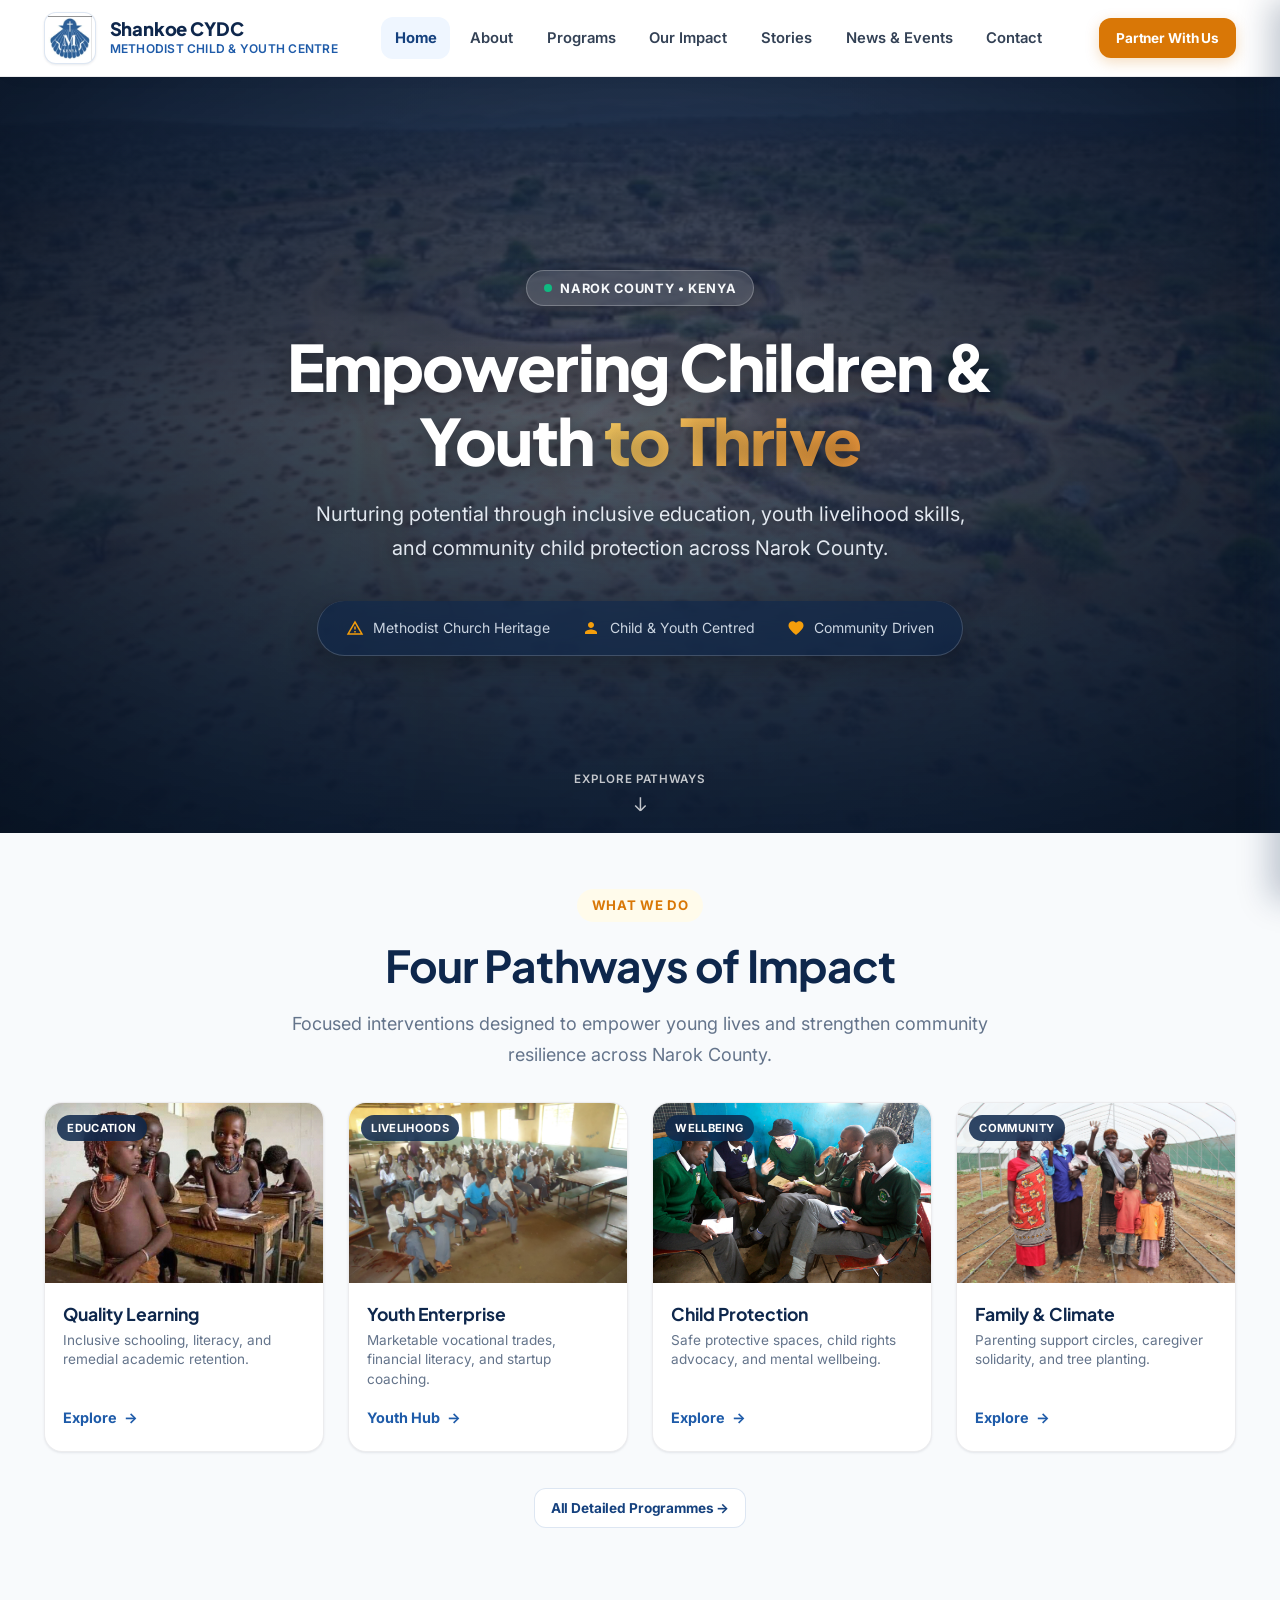
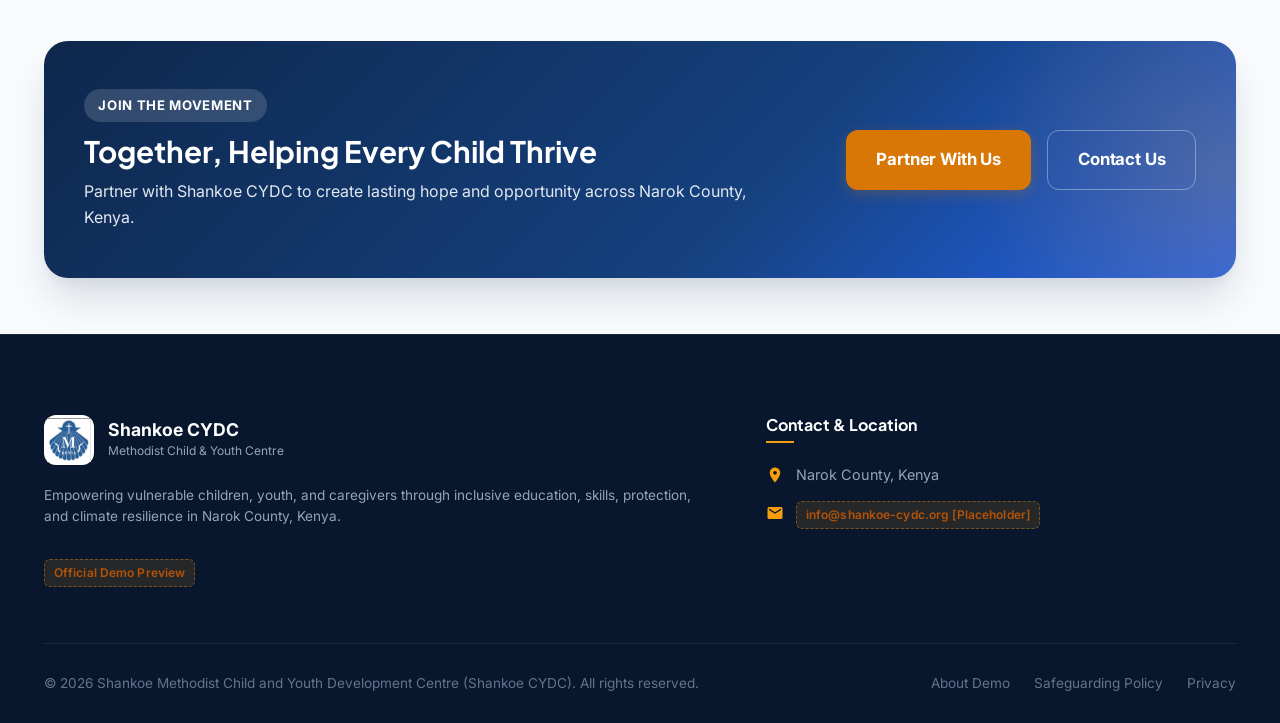
<file: index.html>
<!DOCTYPE html>
<html lang="en">
<head>
  <meta charset="UTF-8">
  <meta name="viewport" content="width=device-width, initial-scale=1.0">
  <title>Shankoe Methodist Child and Youth Development Centre (Shankoe CYDC) | Narok County, Kenya</title>
  <meta name="description" content="Official website for Shankoe Methodist Child and Youth Development Centre (Shankoe CYDC) in Narok County, Kenya. Empowering children and youth through education, protection, mental wellbeing, and climate resilience.">
  <meta name="keywords" content="Shankoe CYDC, Shankoe Methodist Child and Youth Development Centre, Narok County Kenya, Child Development, Youth Empowerment, Education, Child Protection, Community Climate Resilience">
  <link rel="stylesheet" href="css/style.css">
  <link rel="icon" type="image/jpeg" href="assets/images/shankoe-logo-clean.png">
</head>
<body>


  <!-- Master Navigation Header -->
  <header class="header-nav">
    <div class="container nav-container">
      <a href="index.html" class="brand-wrapper" aria-label="Shankoe CYDC Home">
        <div class="brand-logo-badge">
          <img src="assets/images/shankoe-logo-clean.png" alt="Shankoe Methodist Child and Youth Development Centre Logo">
        </div>
        <div class="brand-text">
          <span class="brand-title">Shankoe CYDC</span>
          <span class="brand-sub">Methodist Child &amp; Youth Centre</span>
        </div>
      </a>

      <!-- Desktop Nav -->
      <nav>
        <ul class="nav-menu">
          <li class="nav-item"><a href="index.html" class="nav-link active">Home</a></li>
          <li class="nav-item">
            <a href="about.html" class="nav-link">About</a>
            <ul class="nav-dropdown">
              <li><a href="about.html#vision-mission">Vision &amp; Mission</a></li>
              <li><a href="about.html#core-values">Core Values</a></li>
              <li><a href="about.html#objectives">Strategic Objectives</a></li>
              <li><a href="about.html#toc">Theory of Change</a></li>
            </ul>
          </li>
          <li class="nav-item">
            <a href="programs.html" class="nav-link">Programs</a>
            <ul class="nav-dropdown">
              <li><a href="programs.html">All Programmes</a></li>
              <li><a href="programs.html#education">Education &amp; Lifelong Learning</a></li>
              <li><a href="youth.html">Youth Skills &amp; Enterprise</a></li>
              <li><a href="caregivers.html">Caregivers &amp; Community</a></li>
              <li><a href="programs.html#protection">Child &amp; Youth Protection</a></li>
              <li><a href="programs.html#mental-health">Psychosocial &amp; Mental Health</a></li>
              <li><a href="programs.html#climate">Community Climate Resilience</a></li>
            </ul>
          </li>
          <li class="nav-item"><a href="impact.html" class="nav-link">Our Impact</a></li>
          <li class="nav-item"><a href="stories.html" class="nav-link">Stories</a></li>
          <li class="nav-item"><a href="news.html" class="nav-link">News &amp; Events</a></li>
          <li class="nav-item"><a href="contact.html" class="nav-link">Contact</a></li>
        </ul>
      </nav>

      <!-- Nav Actions -->
      <div class="nav-actions">
        <a href="get-involved.html" class="btn btn-accent btn-sm">Partner With Us</a>
        <button class="mobile-toggle" aria-label="Open mobile navigation menu">
          <svg viewBox="0 0 24 24" fill="none" stroke="currentColor" stroke-width="2"><path stroke-linecap="round" stroke-linejoin="round" d="M4 6h16M4 12h16M4 18h16"/></svg>
        </button>
      </div>
    </div>
  </header>

  <!-- Mobile Off-Canvas Drawer -->
  <div class="mobile-drawer-backdrop"></div>
  <div class="mobile-drawer" role="dialog" aria-label="Mobile Navigation">
    <div class="mobile-drawer-header">
      <div class="brand-wrapper">
        <div class="brand-logo-badge">
          <img src="assets/images/shankoe-logo-clean.png" alt="Shankoe CYDC">
        </div>
        <div class="brand-text">
          <span class="brand-title">Shankoe CYDC</span>
          <span class="brand-sub">Narok County, Kenya</span>
        </div>
      </div>
      <button class="mobile-drawer-close" aria-label="Close navigation" style="background:none;border:none;cursor:pointer;padding:0.4rem;">
        <svg viewBox="0 0 24 24" width="24" height="24" stroke="currentColor" stroke-width="2" fill="none"><path d="M6 18L18 6M6 6l12 12"/></svg>
      </button>
    </div>
    <ul class="mobile-menu-list">
      <li><a href="index.html" class="mobile-menu-link active">Home</a></li>
      <li><a href="about.html" class="mobile-menu-link">About Us</a></li>
      <li><a href="programs.html" class="mobile-menu-link">Programs Overview</a></li>
      <li><a href="youth.html" class="mobile-menu-link">Youth Empowerment Hub</a></li>
      <li><a href="caregivers.html" class="mobile-menu-link">Caregiver Engagement</a></li>
      <li><a href="impact.html" class="mobile-menu-link">Our Impact</a></li>
      <li><a href="stories.html" class="mobile-menu-link">Stories of Change</a></li>
      <li><a href="news.html" class="mobile-menu-link">News &amp; Events</a></li>
      <li><a href="contact.html" class="mobile-menu-link">Contact</a></li>
    </ul>
    <div class="mobile-drawer-cta">
      <a href="get-involved.html" class="btn btn-accent" style="width:100%;">Partner With Us</a>
      <a href="contact.html" class="btn btn-secondary" style="width:100%;">Contact Organisation</a>
    </div>
  </div>

  <!-- Cinematic Hero Section with Licensed Background Video -->
  <section class="hero hero-cinematic" id="hero">
    <!-- Seamless Background Video (autoplay, muted, looping, slow-motion) -->
    <div class="hero-video-wrapper" aria-hidden="true">
      <video class="hero-video" id="heroVideo" autoplay muted loop playsinline preload="auto" poster="assets/images/kenya-maasai-landscape.jpg">
        <source src="https://videos.pexels.com/video-files/5063831/5063831-uhd_3840_2160_25fps.mp4" type="video/mp4">
        <source src="assets/videos/narok-landscape-loop.webm" type="video/webm">
      </video>
      <div class="hero-video-overlay"></div>
    </div>

    <!-- Hero Content -->
    <div class="container hero-container">
      <div class="hero-cinematic-content">
        <div class="hero-badge-pill">
          <span class="badge-pulse"></span>
          <span>Narok County &bull; Kenya</span>
        </div>
        <h1 class="hero-title">
          Empowering Children &amp; Youth <span>to Thrive</span>
        </h1>
        <p class="hero-lead">
          Nurturing potential through inclusive education, youth livelihood skills, and community child protection across Narok County.
        </p>

        <!-- Refined Glassmorphic Trust Bar -->
        <div class="hero-trust-bar">
          <div class="hero-trust-item">
            <svg viewBox="0 0 24 24" fill="currentColor"><path d="M12 2L1 21h22L12 2zm0 3.99L19.53 19H4.47L12 5.99zM11 16h2v2h-2zm0-6h2v4h-2z"/></svg>
            <span>Methodist Church Heritage</span>
          </div>
          <div class="hero-trust-item">
            <svg viewBox="0 0 24 24" fill="currentColor"><path d="M12 12c2.21 0 4-1.79 4-4s-1.79-4-4-4-4 1.79-4 4 1.79 4 4 4zm0 2c-2.67 0-8 1.34-8 4v2h16v-2c0-2.66-5.33-4-8-4z"/></svg>
            <span>Child &amp; Youth Centred</span>
          </div>
          <div class="hero-trust-item">
            <svg viewBox="0 0 24 24" fill="currentColor"><path d="M12 21.35l-1.45-1.32C5.4 15.36 2 12.28 2 8.5 2 5.42 4.42 3 7.5 3c1.74 0 3.41.81 4.5 2.09C13.09 3.81 14.76 3 16.5 3 19.58 3 22 5.42 22 8.5c0 3.78-3.4 6.86-8.55 11.54L12 21.35z"/></svg>
            <span>Community Driven</span>
          </div>
        </div>
      </div>
    </div>

    <!-- Subtle Scroll Cue -->
    <a href="#pillars" class="hero-scroll-cue" aria-label="Scroll to explore four pathways of impact">
      <span class="scroll-cue-text">Explore Pathways</span>
      <svg viewBox="0 0 24 24" fill="none" stroke="currentColor" stroke-width="2" width="18" height="18"><path d="M19 14l-7 7m0 0l-7-7m7 7V3"/></svg>
    </a>
  </section>

  <!-- Core Pillars of Impact (4 Focused Image Cards) -->
  <section class="section section-compact bg-light" id="pillars">
    <div class="container">
      <div class="section-header reveal">
        <span class="eyebrow eyebrow-accent">What We Do</span>
        <h2 class="section-title">Four Pathways of Impact</h2>
        <p class="section-desc">
          Focused interventions designed to empower young lives and strengthen community resilience across Narok County.
        </p>
      </div>

      <div class="grid-4">
        <!-- Pillar 1: Education -->
        <div class="pillar-card reveal reveal-delay-1">
          <div class="pillar-thumb">
            <img src="assets/images/kenya-school-children.jpg" alt="Children engaged in quality education" loading="lazy">
            <span class="pillar-tag">Education</span>
          </div>
          <div class="pillar-body">
            <h3 class="pillar-title">Quality Learning</h3>
            <p class="pillar-desc">Inclusive schooling, literacy, and remedial academic retention.</p>
            <a href="programs.html#education" class="card-link">
              Explore <span>&rarr;</span>
            </a>
          </div>
        </div>

        <!-- Pillar 2: Youth Skills -->
        <div class="pillar-card reveal reveal-delay-2">
          <div class="pillar-thumb">
            <img src="assets/images/kenya-youth-secondary.jpg" alt="Youth vocational and skills training" loading="lazy">
            <span class="pillar-tag">Livelihoods</span>
          </div>
          <div class="pillar-body">
            <h3 class="pillar-title">Youth Enterprise</h3>
            <p class="pillar-desc">Marketable vocational trades, financial literacy, and startup coaching.</p>
            <a href="youth.html" class="card-link">
              Youth Hub <span>&rarr;</span>
            </a>
          </div>
        </div>

        <!-- Pillar 3: Child Protection -->
        <div class="pillar-card reveal reveal-delay-3">
          <div class="pillar-thumb">
            <img src="assets/images/kenya-peer-educators.jpg" alt="Psychosocial wellbeing circle" loading="lazy">
            <span class="pillar-tag">Wellbeing</span>
          </div>
          <div class="pillar-body">
            <h3 class="pillar-title">Child Protection</h3>
            <p class="pillar-desc">Safe protective spaces, child rights advocacy, and mental wellbeing.</p>
            <a href="programs.html#protection" class="card-link">
              Explore <span>&rarr;</span>
            </a>
          </div>
        </div>

        <!-- Pillar 4: Caregivers & Climate -->
        <div class="pillar-card reveal reveal-delay-4">
          <div class="pillar-thumb">
            <img src="assets/images/kenya-caregivers-mothers-group.jpg" alt="Caregivers and community support group" loading="lazy">
            <span class="pillar-tag">Community</span>
          </div>
          <div class="pillar-body">
            <h3 class="pillar-title">Family &amp; Climate</h3>
            <p class="pillar-desc">Parenting support circles, caregiver solidarity, and tree planting.</p>
            <a href="caregivers.html" class="card-link">
              Explore <span>&rarr;</span>
            </a>
          </div>
        </div>
      </div>

      <div class="reveal reveal-delay-2" style="text-align: center; margin-top: 2.25rem;">
        <a href="programs.html" class="btn btn-secondary btn-sm">
          All Detailed Programmes &rarr;
        </a>
      </div>
    </div>
  </section>

  <!-- Final Call to Action -->
  <section class="section-compact reveal">
    <div class="container">
      <div class="cta-banner" style="padding: 3rem 2.5rem;">
        <div class="cta-grid">
          <div>
            <span class="eyebrow eyebrow-white" style="margin-bottom: 0.75rem;">Join The Movement</span>
            <h2 style="font-size: 1.85rem; margin-bottom: 0.6rem;">Together, Helping Every Child Thrive</h2>
            <p style="font-size: 1rem; margin-bottom: 0;">
              Partner with Shankoe CYDC to create lasting hope and opportunity across Narok County, Kenya.
            </p>
          </div>
          <div class="cta-buttons">
            <a href="get-involved.html" class="btn btn-accent btn-lg">
              Partner With Us
            </a>
            <a href="contact.html" class="btn btn-outline-white btn-lg">
              Contact Us
            </a>
          </div>
        </div>
      </div>
    </div>
  </section>

  <!-- Master Site Footer -->
  <footer class="site-footer">
    <div class="container">
      <div class="footer-top">
        <!-- Col 1: Brand & Bio -->
        <div class="footer-brand">
          <div class="footer-logo-row">
            <div class="footer-logo-badge">
              <img src="assets/images/shankoe-logo-clean.png" alt="Shankoe CYDC">
            </div>
            <div>
              <div class="footer-brand-title">Shankoe CYDC</div>
              <div style="font-size:0.75rem; color:#94a3b8;">Methodist Child &amp; Youth Centre</div>
            </div>
          </div>
          <p style="font-size: 0.85rem; line-height: 1.55; margin-bottom: 0.75rem;">
            Empowering vulnerable children, youth, and caregivers through inclusive education, skills, protection, and climate resilience in Narok County, Kenya.
          </p>
          <div style="display:flex; align-items:center; gap:0.5rem;">
            <span class="placeholder-tag">Official Demo Preview</span>
          </div>
        </div>


        <!-- Col 4: Contact & Placeholders -->
        <div class="footer-col">
          <h4>Contact &amp; Location</h4>
          <ul class="footer-contact-list">
            <li class="footer-contact-item">
              <svg viewBox="0 0 24 24" fill="currentColor"><path d="M12 2C8.13 2 5 5.13 5 9c0 5.25 7 13 7 13s7-7.75 7-13c0-3.87-3.13-7-7-7zm0 9.5c-1.38 0-2.5-1.12-2.5-2.5s1.12-2.5 2.5-2.5 2.5 1.12 2.5 2.5-1.12 2.5-2.5 2.5z"/></svg>
              <span>Narok County, Kenya</span>
            </li>
            <li class="footer-contact-item">
              <svg viewBox="0 0 24 24" fill="currentColor"><path d="M20 4H4c-1.1 0-1.99.9-1.99 2L2 18c0 1.1.9 2 2 2h16c1.1 0 2-.9 2-2V6c0-1.1-.9-2-2-2zm0 4l-8 5-8-5V6l8 5 8-5v2z"/></svg>
              <span class="placeholder-tag" data-placeholder="true">info@shankoe-cydc.org [Placeholder]</span>
            </li>
          </ul>
        </div>
      </div>

      <div class="footer-bottom">
        <p>&copy; 2026 Shankoe Methodist Child and Youth Development Centre (Shankoe CYDC). All rights reserved.</p>
        <div class="footer-bottom-links">
          <a href="about.html">About Demo</a>
          <a href="contact.html">Safeguarding Policy</a>
          <a href="contact.html">Privacy</a>
        </div>
      </div>
    </div>
  </footer>



  <script src="js/main.js"></script>
</body>
</html>
</file>
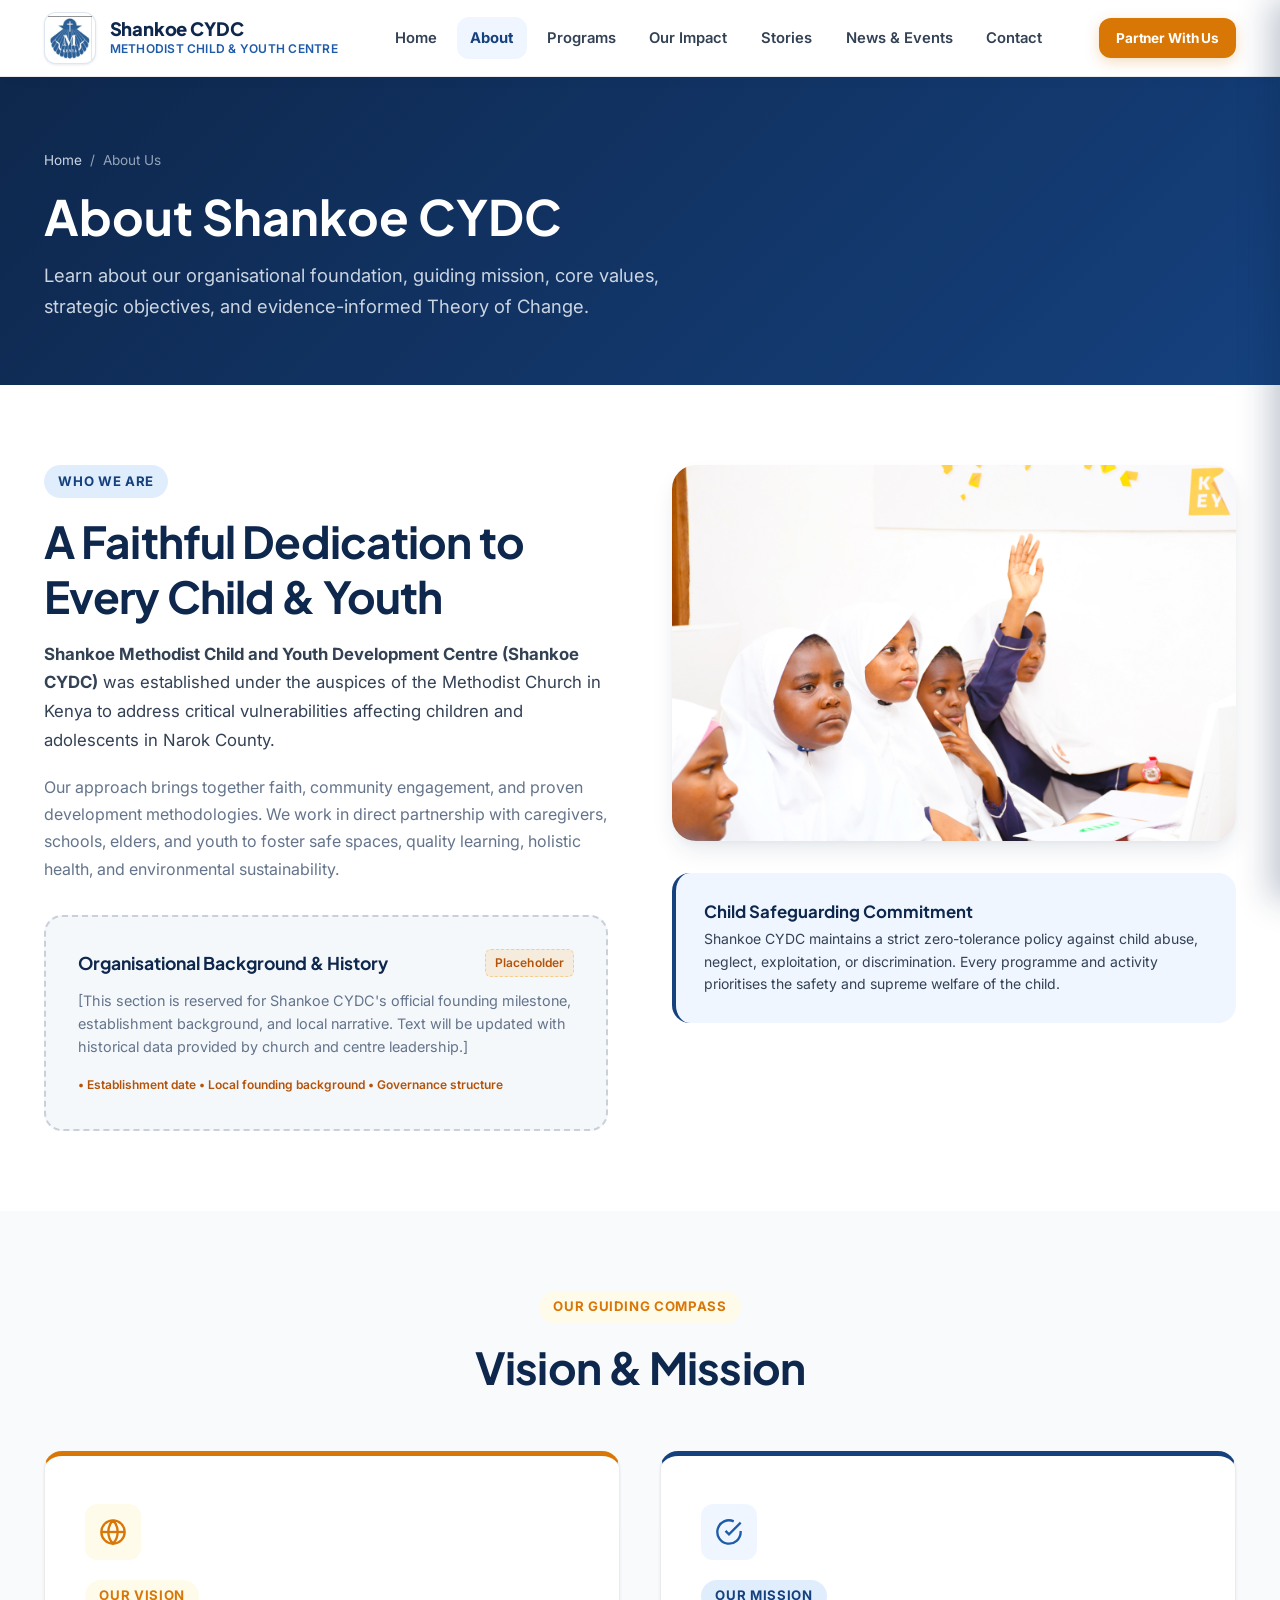
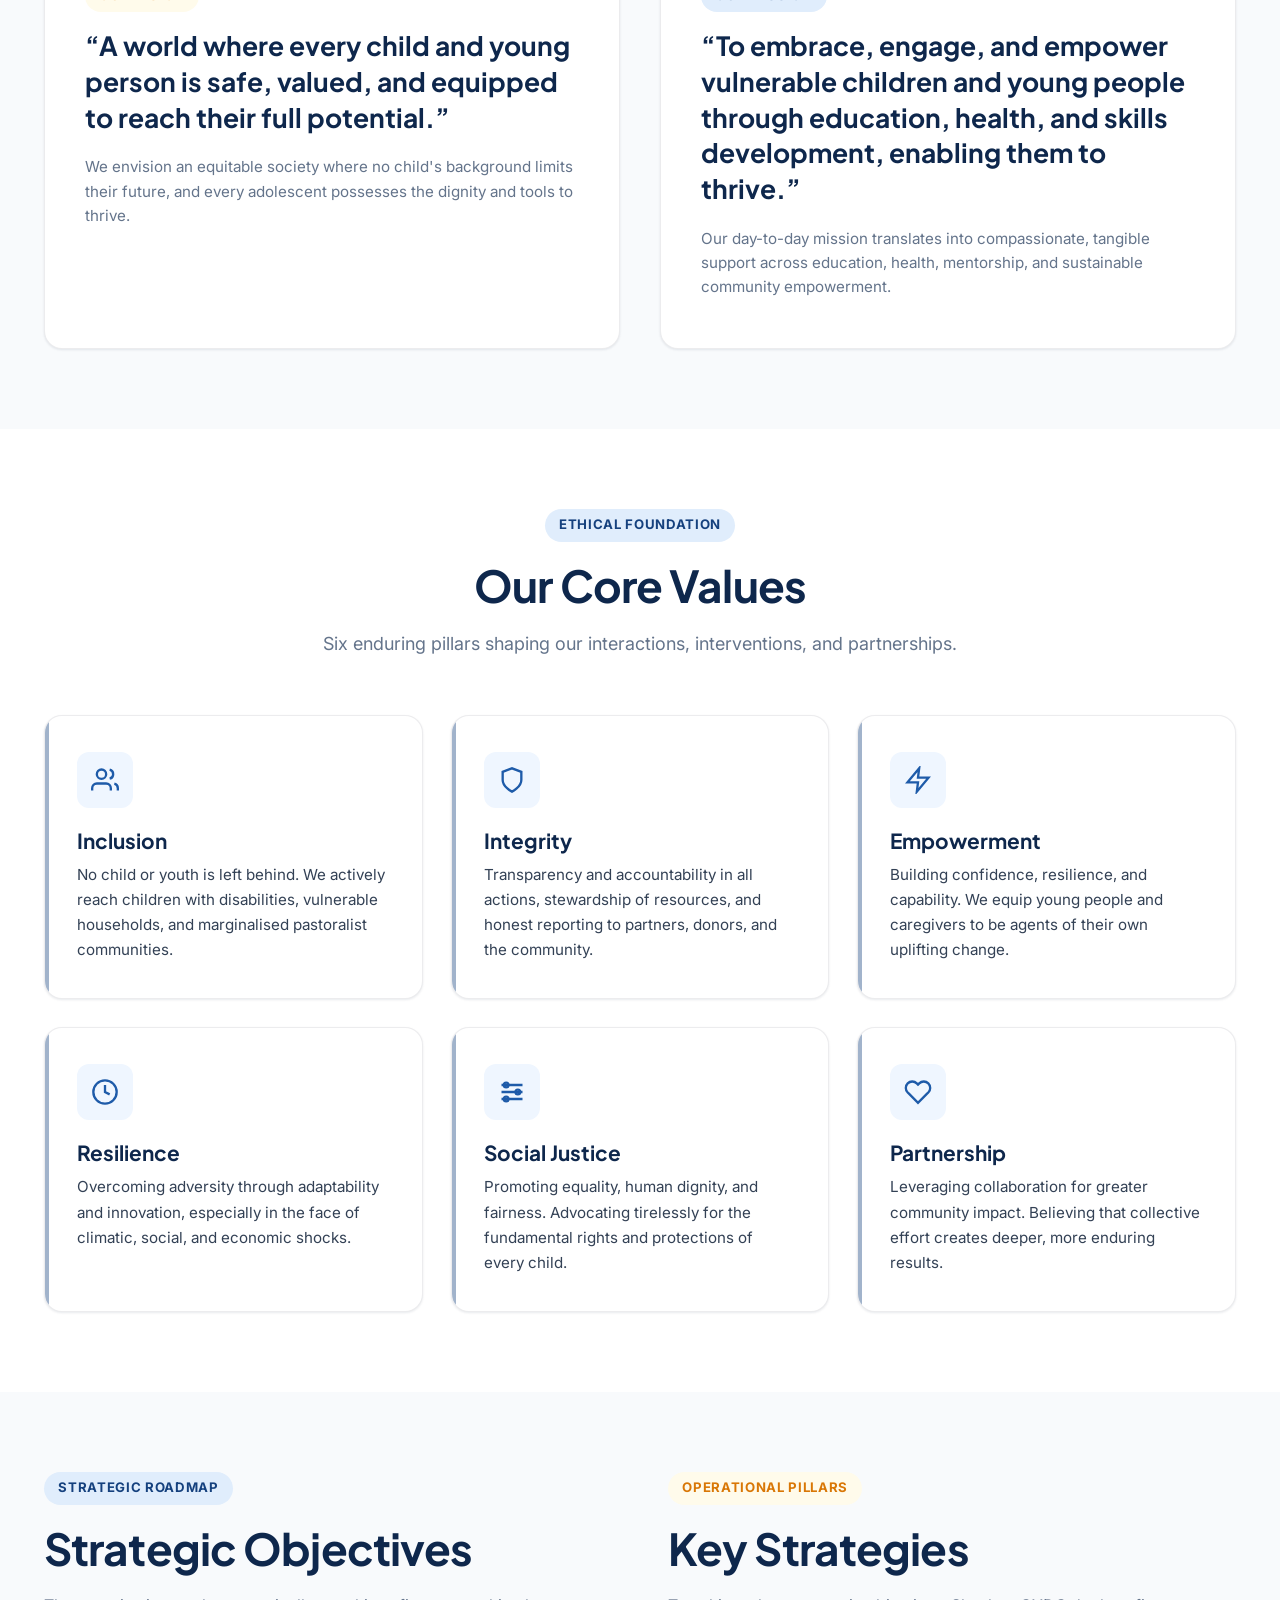
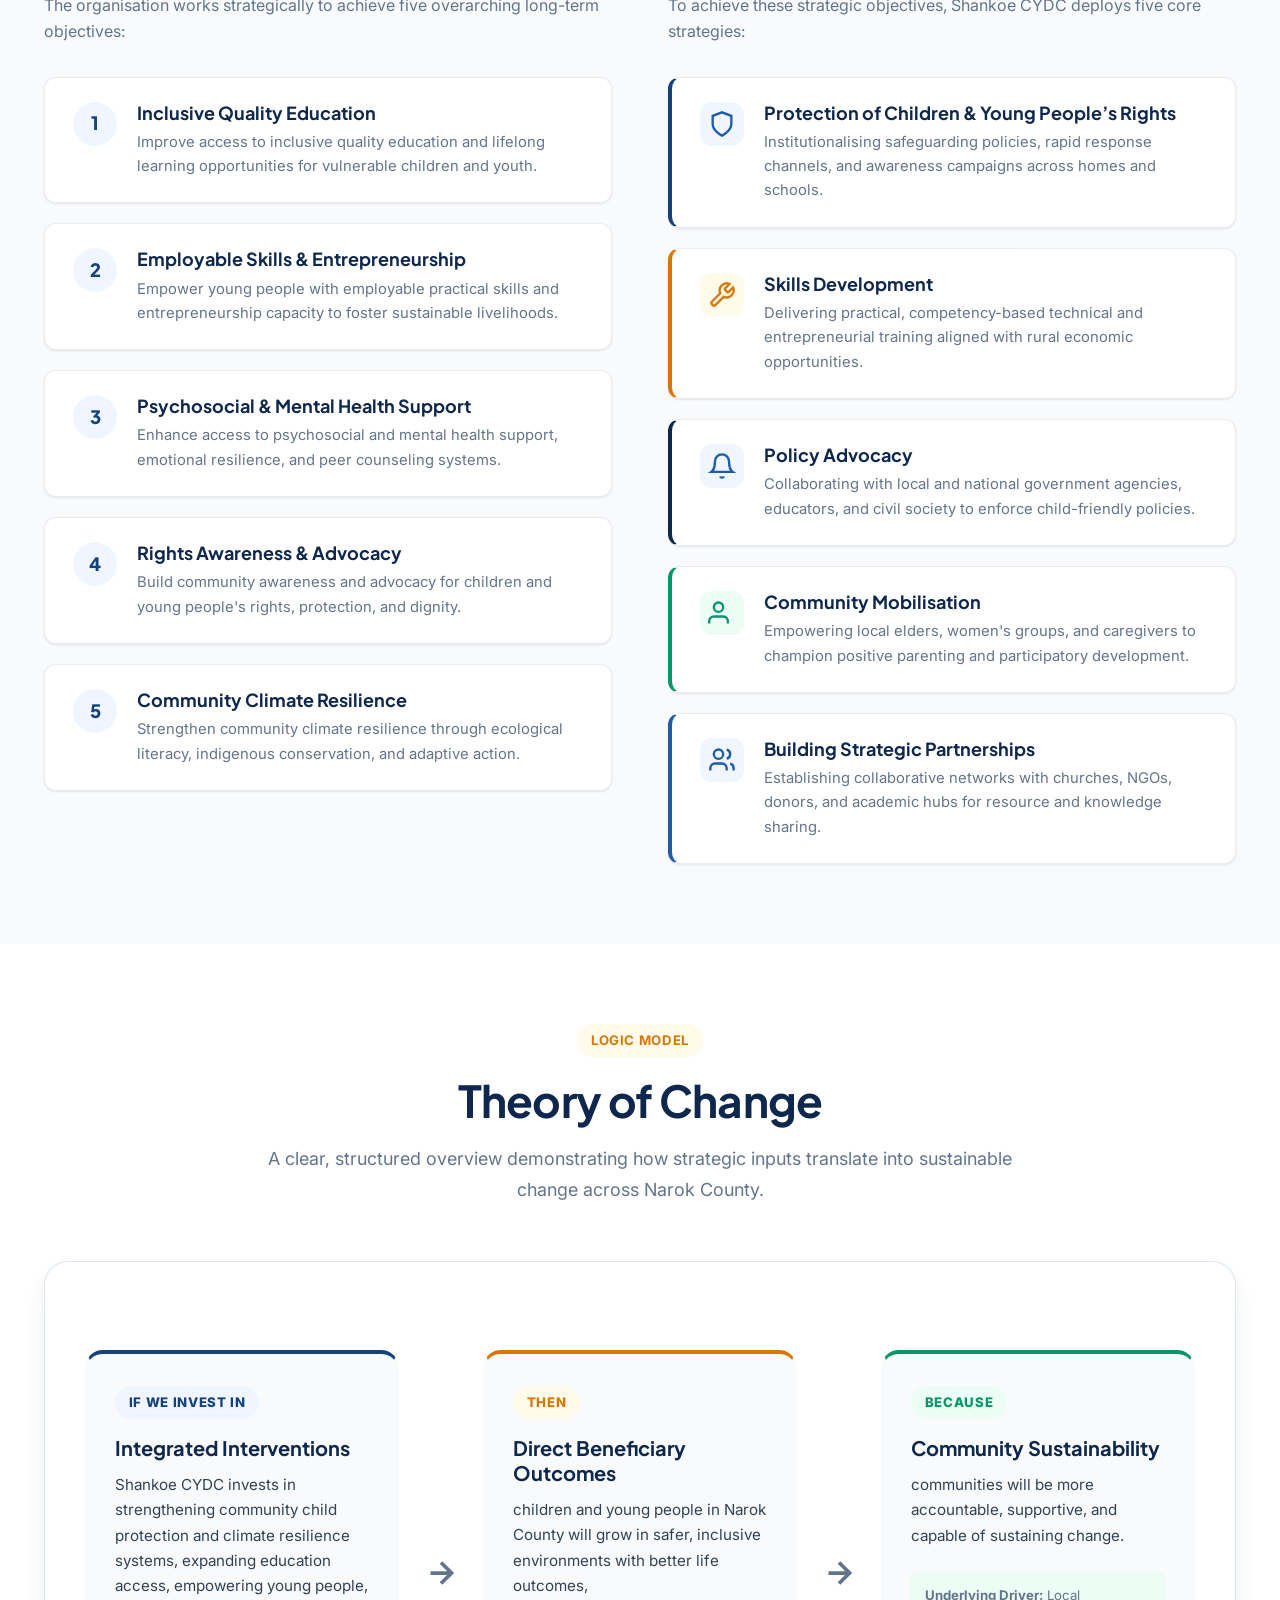
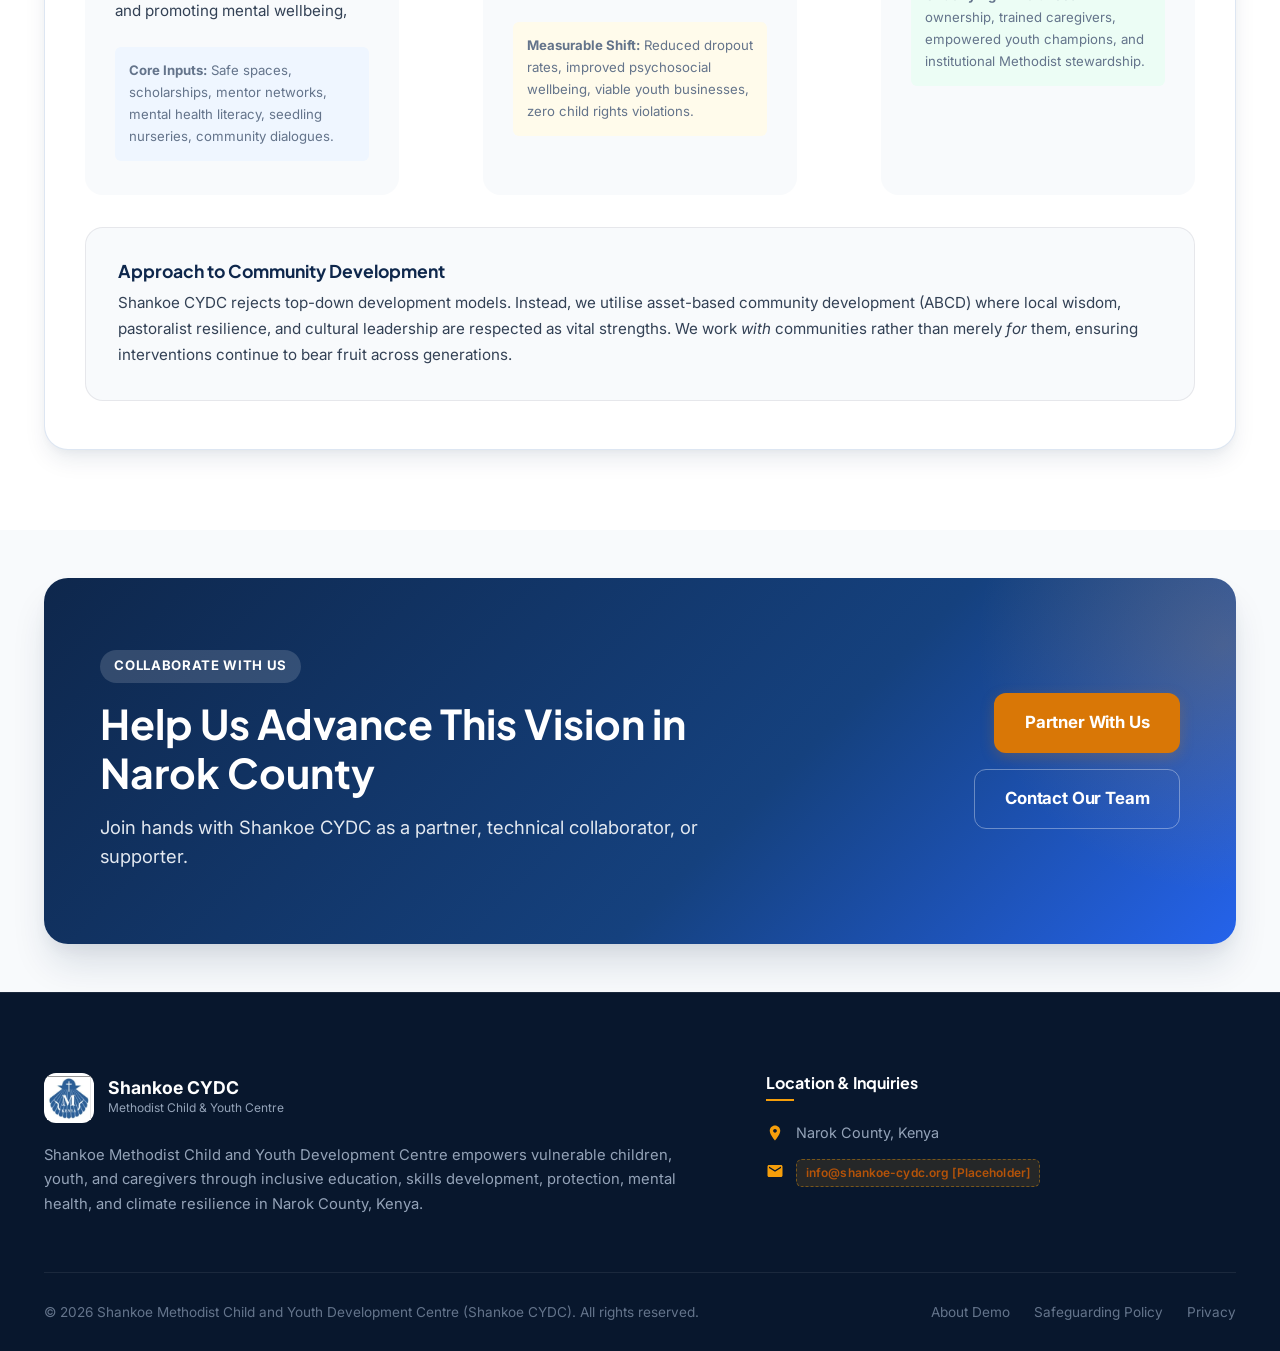
<file: about.html>
<!DOCTYPE html>
<html lang="en">
<head>
  <meta charset="UTF-8">
  <meta name="viewport" content="width=device-width, initial-scale=1.0">
  <title>About Us | Shankoe Methodist Child and Youth Development Centre</title>
  <meta name="description" content="Learn about Shankoe Methodist Child and Youth Development Centre (Shankoe CYDC), our Vision, Mission, Core Values, Strategic Objectives, and Theory of Change in Narok County, Kenya.">
  <link rel="stylesheet" href="css/style.css">
  <link rel="icon" type="image/jpeg" href="assets/images/shankoe-logo-clean.png">
</head>
<body>


  <!-- Master Header Nav -->
  <header class="header-nav">
    <div class="container nav-container">
      <a href="index.html" class="brand-wrapper" aria-label="Shankoe CYDC Home">
        <div class="brand-logo-badge">
          <img src="assets/images/shankoe-logo-clean.png" alt="Shankoe Methodist Child and Youth Development Centre Logo">
        </div>
        <div class="brand-text">
          <span class="brand-title">Shankoe CYDC</span>
          <span class="brand-sub">Methodist Child &amp; Youth Centre</span>
        </div>
      </a>

      <!-- Desktop Nav -->
      <nav>
        <ul class="nav-menu">
          <li class="nav-item"><a href="index.html" class="nav-link">Home</a></li>
          <li class="nav-item">
            <a href="about.html" class="nav-link active">About</a>
            <ul class="nav-dropdown">
              <li><a href="#vision-mission">Vision &amp; Mission</a></li>
              <li><a href="#core-values">Core Values</a></li>
              <li><a href="#objectives">Strategic Objectives</a></li>
              <li><a href="#toc">Theory of Change</a></li>
            </ul>
          </li>
          <li class="nav-item">
            <a href="programs.html" class="nav-link">Programs</a>
            <ul class="nav-dropdown">
              <li><a href="programs.html">All Programmes</a></li>
              <li><a href="programs.html#education">Education &amp; Lifelong Learning</a></li>
              <li><a href="youth.html">Youth Skills &amp; Enterprise</a></li>
              <li><a href="caregivers.html">Caregivers &amp; Community</a></li>
              <li><a href="programs.html#protection">Child &amp; Youth Protection</a></li>
              <li><a href="programs.html#mental-health">Psychosocial &amp; Mental Health</a></li>
              <li><a href="programs.html#climate">Community Climate Resilience</a></li>
            </ul>
          </li>
          <li class="nav-item"><a href="impact.html" class="nav-link">Our Impact</a></li>
          <li class="nav-item"><a href="stories.html" class="nav-link">Stories</a></li>
          <li class="nav-item"><a href="news.html" class="nav-link">News &amp; Events</a></li>
          <li class="nav-item"><a href="contact.html" class="nav-link">Contact</a></li>
        </ul>
      </nav>

      <div class="nav-actions">
        <a href="get-involved.html" class="btn btn-accent btn-sm">Partner With Us</a>
        <button class="mobile-toggle" aria-label="Open mobile navigation menu">
          <svg viewBox="0 0 24 24" fill="none" stroke="currentColor" stroke-width="2"><path stroke-linecap="round" stroke-linejoin="round" d="M4 6h16M4 12h16M4 18h16"/></svg>
        </button>
      </div>
    </div>
  </header>

  <!-- Mobile Drawer -->
  <div class="mobile-drawer-backdrop"></div>
  <div class="mobile-drawer" role="dialog" aria-label="Mobile Navigation">
    <div class="mobile-drawer-header">
      <div class="brand-wrapper">
        <div class="brand-logo-badge">
          <img src="assets/images/shankoe-logo-clean.png" alt="Shankoe CYDC">
        </div>
        <div class="brand-text">
          <span class="brand-title">Shankoe CYDC</span>
          <span class="brand-sub">Narok County, Kenya</span>
        </div>
      </div>
      <button class="mobile-drawer-close" aria-label="Close navigation" style="background:none;border:none;cursor:pointer;padding:0.4rem;">
        <svg viewBox="0 0 24 24" width="24" height="24" stroke="currentColor" stroke-width="2" fill="none"><path d="M6 18L18 6M6 6l12 12"/></svg>
      </button>
    </div>
    <ul class="mobile-menu-list">
      <li><a href="index.html" class="mobile-menu-link">Home</a></li>
      <li><a href="about.html" class="mobile-menu-link active">About Us</a></li>
      <li><a href="programs.html" class="mobile-menu-link">Programs</a></li>
      <li><a href="caregivers.html" class="mobile-menu-link">Caregiver Engagement</a></li>
      <li><a href="youth.html" class="mobile-menu-link">Youth Empowerment</a></li>
      <li><a href="impact.html" class="mobile-menu-link">Our Impact</a></li>
      <li><a href="stories.html" class="mobile-menu-link">Stories of Change</a></li>
      <li><a href="get-involved.html" class="mobile-menu-link">Get Involved</a></li>
      <li><a href="news.html" class="mobile-menu-link">News &amp; Events</a></li>
      <li><a href="contact.html" class="mobile-menu-link">Contact</a></li>
    </ul>
  </div>

  <!-- Page Hero Header -->
  <section class="page-hero">
    <div class="container">
      <div class="breadcrumbs">
        <a href="index.html">Home</a>
        <span>/</span>
        <span>About Us</span>
      </div>
      <h1>About Shankoe CYDC</h1>
      <p>
        Learn about our organisational foundation, guiding mission, core values, strategic objectives, and evidence-informed Theory of Change.
      </p>
    </div>
  </section>

  <!-- Organisation Overview & Background Placeholder -->
  <section class="section bg-white">
    <div class="container">
      <div class="grid-2" style="align-items: flex-start; gap: 4rem;">
        <div>
          <span class="eyebrow">Who We Are</span>
          <h2 class="section-title">A Faithful Dedication to Every Child &amp; Youth</h2>
          <p style="font-size: 1.05rem; line-height: 1.7; color: var(--text-body); margin-bottom: 1.25rem;">
            <strong>Shankoe Methodist Child and Youth Development Centre (Shankoe CYDC)</strong> was established under the auspices of the Methodist Church in Kenya to address critical vulnerabilities affecting children and adolescents in Narok County.
          </p>
          <p style="color: var(--text-muted); line-height: 1.7; margin-bottom: 2rem;">
            Our approach brings together faith, community engagement, and proven development methodologies. We work in direct partnership with caregivers, schools, elders, and youth to foster safe spaces, quality learning, holistic health, and environmental sustainability.
          </p>

          <!-- History / Background Placeholder -->
          <div class="placeholder-box" style="text-align: left; padding: 2rem;" data-placeholder="true">
            <div style="display:flex; justify-content:space-between; align-items:center; margin-bottom: 0.75rem;">
              <h4 style="color: var(--primary-navy); font-size: 1.1rem; margin:0;">Organisational Background &amp; History</h4>
              <span class="placeholder-tag">Placeholder</span>
            </div>
            <p style="font-size: 0.9rem; line-height: 1.6; color: var(--text-muted); margin-bottom: 0.75rem;">
              [This section is reserved for Shankoe CYDC's official founding milestone, establishment background, and local narrative. Text will be updated with historical data provided by church and centre leadership.]
            </p>
            <span style="font-size: 0.75rem; color: #b45309; font-weight: 600;">
              &bull; Establishment date &bull; Local founding background &bull; Governance structure
            </span>
          </div>
        </div>

        <div>
          <div style="border-radius: var(--radius-xl); overflow: hidden; box-shadow: var(--shadow-lg); margin-bottom: 2rem;">
            <img src="assets/images/kenya-students-learning.jpg" alt="Kenyan students learning in an encouraging classroom environment">
          </div>
          <div style="background: var(--light-blue); padding: 1.75rem; border-radius: var(--radius-lg); border-left: 4px solid var(--primary-blue);">
            <h4 style="font-size: 1.05rem; color: var(--primary-navy); margin-bottom: 0.4rem;">Child Safeguarding Commitment</h4>
            <p style="font-size: 0.875rem; color: var(--text-body); line-height: 1.6;">
              Shankoe CYDC maintains a strict zero-tolerance policy against child abuse, neglect, exploitation, or discrimination. Every programme and activity prioritises the safety and supreme welfare of the child.
            </p>
          </div>
        </div>
      </div>
    </div>
  </section>

  <!-- Vision & Mission Dual Cards -->
  <section class="section bg-light" id="vision-mission">
    <div class="container">
      <div class="section-header">
        <span class="eyebrow eyebrow-accent">Our Guiding Compass</span>
        <h2 class="section-title">Vision &amp; Mission</h2>
      </div>

      <div class="grid-2" style="gap: 2.5rem;">
        <div class="card" style="border-top: 5px solid var(--accent-amber); padding: 3rem 2.5rem;">
          <div class="card-icon" style="background: var(--accent-warm); color: var(--accent-amber);">
            <svg viewBox="0 0 24 24" fill="none" stroke="currentColor" stroke-width="2"><circle cx="12" cy="12" r="10"/><path d="M12 2a14.5 14.5 0 0 0 0 20 14.5 14.5 0 0 0 0-20"/><path d="M2 12h20"/></svg>
          </div>
          <span class="eyebrow eyebrow-accent" style="margin-bottom: 1rem;">Our Vision</span>
          <h3 style="font-size: 1.65rem; color: var(--primary-navy); line-height: 1.35; margin-bottom: 1.25rem;">
            “A world where every child and young person is safe, valued, and equipped to reach their full potential.”
          </h3>
          <p style="color: var(--text-muted); font-size: 0.95rem; line-height: 1.6;">
            We envision an equitable society where no child's background limits their future, and every adolescent possesses the dignity and tools to thrive.
          </p>
        </div>

        <div class="card" style="border-top: 5px solid var(--primary-blue); padding: 3rem 2.5rem;">
          <div class="card-icon">
            <svg viewBox="0 0 24 24" fill="none" stroke="currentColor" stroke-width="2"><path d="M22 11.08V12a10 10 0 1 1-5.93-9.14"/><polyline points="22 4 12 14.01 9 11.01"/></svg>
          </div>
          <span class="eyebrow" style="margin-bottom: 1rem;">Our Mission</span>
          <h3 style="font-size: 1.65rem; color: var(--primary-navy); line-height: 1.35; margin-bottom: 1.25rem;">
            “To embrace, engage, and empower vulnerable children and young people through education, health, and skills development, enabling them to thrive.”
          </h3>
          <p style="color: var(--text-muted); font-size: 0.95rem; line-height: 1.6;">
            Our day-to-day mission translates into compassionate, tangible support across education, health, mentorship, and sustainable community empowerment.
          </p>
        </div>
      </div>
    </div>
  </section>

  <!-- Core Values -->
  <section class="section bg-white" id="core-values">
    <div class="container">
      <div class="section-header">
        <span class="eyebrow">Ethical Foundation</span>
        <h2 class="section-title">Our Core Values</h2>
        <p class="section-desc">Six enduring pillars shaping our interactions, interventions, and partnerships.</p>
      </div>

      <div class="values-grid">
        <div class="value-card">
          <div class="card-icon">
            <svg viewBox="0 0 24 24" fill="none" stroke="currentColor" stroke-width="2"><path d="M17 21v-2a4 4 0 0 0-4-4H5a4 4 0 0 0-4 4v2"/><circle cx="9" cy="7" r="4"/><path d="M23 21v-2a4 4 0 0 0-3-3.87"/><path d="M16 3.13a4 4 0 0 1 0 7.75"/></svg>
          </div>
          <h3>Inclusion</h3>
          <p>No child or youth is left behind. We actively reach children with disabilities, vulnerable households, and marginalised pastoralist communities.</p>
        </div>

        <div class="value-card">
          <div class="card-icon">
            <svg viewBox="0 0 24 24" fill="none" stroke="currentColor" stroke-width="2"><path d="M12 22s8-4 8-10V5l-8-3-8 3v7c0 6 8 10 8 10z"/></svg>
          </div>
          <h3>Integrity</h3>
          <p>Transparency and accountability in all actions, stewardship of resources, and honest reporting to partners, donors, and the community.</p>
        </div>

        <div class="value-card">
          <div class="card-icon">
            <svg viewBox="0 0 24 24" fill="none" stroke="currentColor" stroke-width="2"><path d="M13 2L3 14h9l-1 8 10-12h-9l1-8z"/></svg>
          </div>
          <h3>Empowerment</h3>
          <p>Building confidence, resilience, and capability. We equip young people and caregivers to be agents of their own uplifting change.</p>
        </div>

        <div class="value-card">
          <div class="card-icon">
            <svg viewBox="0 0 24 24" fill="none" stroke="currentColor" stroke-width="2"><circle cx="12" cy="12" r="10"/><path d="M12 6v6l4 2"/></svg>
          </div>
          <h3>Resilience</h3>
          <p>Overcoming adversity through adaptability and innovation, especially in the face of climatic, social, and economic shocks.</p>
        </div>

        <div class="value-card">
          <div class="card-icon">
            <svg viewBox="0 0 24 24" fill="none" stroke="currentColor" stroke-width="2"><path d="M3 6h18M3 12h18M3 18h18"/><circle cx="7" cy="6" r="2"/><circle cx="17" cy="12" r="2"/><circle cx="7" cy="18" r="2"/></svg>
          </div>
          <h3>Social Justice</h3>
          <p>Promoting equality, human dignity, and fairness. Advocating tirelessly for the fundamental rights and protections of every child.</p>
        </div>

        <div class="value-card">
          <div class="card-icon">
            <svg viewBox="0 0 24 24" fill="none" stroke="currentColor" stroke-width="2"><path d="M20.84 4.61a5.5 5.5 0 0 0-7.78 0L12 5.67l-1.06-1.06a5.5 5.5 0 0 0-7.78 7.78l1.06 1.06L12 21.23l7.78-7.78 1.06-1.06a5.5 5.5 0 0 0 0-7.78z"/></svg>
          </div>
          <h3>Partnership</h3>
          <p>Leveraging collaboration for greater community impact. Believing that collective effort creates deeper, more enduring results.</p>
        </div>
      </div>
    </div>
  </section>

  <!-- Strategic Objectives & Key Strategies -->
  <section class="section bg-light" id="objectives">
    <div class="container">
      <div class="grid-2" style="gap: 3.5rem;">
        <!-- Column 1: Strategic Objectives -->
        <div>
          <span class="eyebrow">Strategic Roadmap</span>
          <h2 class="section-title">Strategic Objectives</h2>
          <p style="color: var(--text-muted); margin-bottom: 2rem;">The organisation works strategically to achieve five overarching long-term objectives:</p>

          <div class="objective-list">
            <div class="objective-item">
              <div class="objective-num">1</div>
              <div class="objective-text">
                <h4>Inclusive Quality Education</h4>
                <p>Improve access to inclusive quality education and lifelong learning opportunities for vulnerable children and youth.</p>
              </div>
            </div>

            <div class="objective-item">
              <div class="objective-num">2</div>
              <div class="objective-text">
                <h4>Employable Skills &amp; Entrepreneurship</h4>
                <p>Empower young people with employable practical skills and entrepreneurship capacity to foster sustainable livelihoods.</p>
              </div>
            </div>

            <div class="objective-item">
              <div class="objective-num">3</div>
              <div class="objective-text">
                <h4>Psychosocial &amp; Mental Health Support</h4>
                <p>Enhance access to psychosocial and mental health support, emotional resilience, and peer counseling systems.</p>
              </div>
            </div>

            <div class="objective-item">
              <div class="objective-num">4</div>
              <div class="objective-text">
                <h4>Rights Awareness &amp; Advocacy</h4>
                <p>Build community awareness and advocacy for children and young people's rights, protection, and dignity.</p>
              </div>
            </div>

            <div class="objective-item">
              <div class="objective-num">5</div>
              <div class="objective-text">
                <h4>Community Climate Resilience</h4>
                <p>Strengthen community climate resilience through ecological literacy, indigenous conservation, and adaptive action.</p>
              </div>
            </div>
          </div>
        </div>

        <!-- Column 2: Key Strategies & Approach -->
        <div>
          <span class="eyebrow eyebrow-accent">Operational Pillars</span>
          <h2 class="section-title">Key Strategies</h2>
          <p style="color: var(--text-muted); margin-bottom: 2rem;">To achieve these strategic objectives, Shankoe CYDC deploys five core strategies:</p>

          <div class="objective-list">
            <div class="objective-item" style="border-left: 4px solid var(--primary-blue);">
              <div class="card-icon" style="margin-bottom:0; width:44px; height:44px; flex-shrink:0;">
                <svg viewBox="0 0 24 24" width="22" height="22" fill="none" stroke="currentColor" stroke-width="2"><path d="M12 22s8-4 8-10V5l-8-3-8 3v7c0 6 8 10 8 10z"/></svg>
              </div>
              <div class="objective-text">
                <h4>Protection of Children &amp; Young People’s Rights</h4>
                <p>Institutionalising safeguarding policies, rapid response channels, and awareness campaigns across homes and schools.</p>
              </div>
            </div>

            <div class="objective-item" style="border-left: 4px solid var(--accent-amber);">
              <div class="card-icon" style="margin-bottom:0; width:44px; height:44px; flex-shrink:0; background:var(--accent-warm); color:var(--accent-amber);">
                <svg viewBox="0 0 24 24" width="22" height="22" fill="none" stroke="currentColor" stroke-width="2"><path d="M14.7 6.3a1 1 0 0 0 0 1.4l1.6 1.6a1 1 0 0 0 1.4 0l3.77-3.77a6 6 0 0 1-7.94 7.94l-6.91 6.91a2.12 2.12 0 0 1-3-3l6.91-6.91a6 6 0 0 1 7.94-7.94l-3.76 3.76z"/></svg>
              </div>
              <div class="objective-text">
                <h4>Skills Development</h4>
                <p>Delivering practical, competency-based technical and entrepreneurial training aligned with rural economic opportunities.</p>
              </div>
            </div>

            <div class="objective-item" style="border-left: 4px solid var(--primary-navy);">
              <div class="card-icon" style="margin-bottom:0; width:44px; height:44px; flex-shrink:0;">
                <svg viewBox="0 0 24 24" width="22" height="22" fill="none" stroke="currentColor" stroke-width="2"><path d="M18 8A6 6 0 0 0 6 8c0 7-3 9-3 9h18s-3-2-3-9"/><path d="M13.73 21a2 2 0 0 1-3.46 0"/></svg>
              </div>
              <div class="objective-text">
                <h4>Policy Advocacy</h4>
                <p>Collaborating with local and national government agencies, educators, and civil society to enforce child-friendly policies.</p>
              </div>
            </div>

            <div class="objective-item" style="border-left: 4px solid var(--accent-green);">
              <div class="card-icon" style="margin-bottom:0; width:44px; height:44px; flex-shrink:0; background:var(--accent-green-light); color:var(--accent-green);">
                <svg viewBox="0 0 24 24" width="22" height="22" fill="none" stroke="currentColor" stroke-width="2"><path d="M17 21v-2a4 4 0 0 0-4-4H5a4 4 0 0 0-4 4v2"/><circle cx="9" cy="7" r="4"/></svg>
              </div>
              <div class="objective-text">
                <h4>Community Mobilisation</h4>
                <p>Empowering local elders, women's groups, and caregivers to champion positive parenting and participatory development.</p>
              </div>
            </div>

            <div class="objective-item" style="border-left: 4px solid var(--brand-blue);">
              <div class="card-icon" style="margin-bottom:0; width:44px; height:44px; flex-shrink:0;">
                <svg viewBox="0 0 24 24" width="22" height="22" fill="none" stroke="currentColor" stroke-width="2"><path d="M16 21v-2a4 4 0 0 0-4-4H6a4 4 0 0 0-4 4v2"/><circle cx="9" cy="7" r="4"/><path d="M22 21v-2a4 4 0 0 0-3-3.87"/><path d="M16 3.13a4 4 0 0 1 0 7.75"/></svg>
              </div>
              <div class="objective-text">
                <h4>Building Strategic Partnerships</h4>
                <p>Establishing collaborative networks with churches, NGOs, donors, and academic hubs for resource and knowledge sharing.</p>
              </div>
            </div>
          </div>
        </div>
      </div>
    </div>
  </section>

  <!-- Theory of Change (Full Visual Presentation) -->
  <section class="section bg-white" id="toc">
    <div class="container">
      <div class="section-header">
        <span class="eyebrow eyebrow-accent">Logic Model</span>
        <h2 class="section-title">Theory of Change</h2>
        <p class="section-desc">
          A clear, structured overview demonstrating how strategic inputs translate into sustainable change across Narok County.
        </p>
      </div>

      <div class="toc-wrapper">
        <div class="toc-flow">
          <!-- Step 1: IF -->
          <div class="toc-step step-if">
            <span class="toc-badge badge-if">IF WE INVEST IN</span>
            <h3>Integrated Interventions</h3>
            <p>
              Shankoe CYDC invests in strengthening community child protection and climate resilience systems, expanding education access, empowering young people, and promoting mental wellbeing,
            </p>
            <div style="margin-top: 1.5rem; font-size: 0.825rem; color: var(--text-muted); background: var(--light-blue); padding: 0.85rem; border-radius: var(--radius-sm);">
              <strong>Core Inputs:</strong> Safe spaces, scholarships, mentor networks, mental health literacy, seedling nurseries, community dialogues.
            </div>
          </div>

          <div class="toc-connector">
            <svg viewBox="0 0 24 24" width="36" height="36" fill="none" stroke="currentColor" stroke-width="2.5"><path d="M5 12h14M12 5l7 7-7 7"/></svg>
          </div>

          <!-- Step 2: THEN -->
          <div class="toc-step step-then">
            <span class="toc-badge badge-then">THEN</span>
            <h3>Direct Beneficiary Outcomes</h3>
            <p>
              children and young people in Narok County will grow in safer, inclusive environments with better life outcomes,
            </p>
            <div style="margin-top: 1.5rem; font-size: 0.825rem; color: var(--text-muted); background: var(--accent-warm); padding: 0.85rem; border-radius: var(--radius-sm);">
              <strong>Measurable Shift:</strong> Reduced dropout rates, improved psychosocial wellbeing, viable youth businesses, zero child rights violations.
            </div>
          </div>

          <div class="toc-connector">
            <svg viewBox="0 0 24 24" width="36" height="36" fill="none" stroke="currentColor" stroke-width="2.5"><path d="M5 12h14M12 5l7 7-7 7"/></svg>
          </div>

          <!-- Step 3: BECAUSE -->
          <div class="toc-step step-because">
            <span class="toc-badge badge-because">BECAUSE</span>
            <h3>Community Sustainability</h3>
            <p>
              communities will be more accountable, supportive, and capable of sustaining change.
            </p>
            <div style="margin-top: 1.5rem; font-size: 0.825rem; color: var(--text-muted); background: var(--accent-green-light); padding: 0.85rem; border-radius: var(--radius-sm);">
              <strong>Underlying Driver:</strong> Local ownership, trained caregivers, empowered youth champions, and institutional Methodist stewardship.
            </div>
          </div>
        </div>

        <div style="background: var(--bg-page); border-radius: var(--radius-lg); padding: 2rem; border: 1px solid var(--border-light); margin-top: 2rem;">
          <h4 style="font-size: 1.1rem; color: var(--primary-navy); margin-bottom: 0.5rem;">Approach to Community Development</h4>
          <p style="font-size: 0.95rem; color: var(--text-body); line-height: 1.7;">
            Shankoe CYDC rejects top-down development models. Instead, we utilise asset-based community development (ABCD) where local wisdom, pastoralist resilience, and cultural leadership are respected as vital strengths. We work <em>with</em> communities rather than merely <em>for</em> them, ensuring interventions continue to bear fruit across generations.
          </p>
        </div>
      </div>
    </div>
  </section>

  <!-- Final CTA -->
  <section class="section-sm">
    <div class="container">
      <div class="cta-banner">
        <div class="cta-grid">
          <div>
            <span class="eyebrow eyebrow-white" style="margin-bottom: 1rem;">Collaborate With Us</span>
            <h2>Help Us Advance This Vision in Narok County</h2>
            <p>Join hands with Shankoe CYDC as a partner, technical collaborator, or supporter.</p>
          </div>
          <div class="cta-buttons">
            <a href="get-involved.html" class="btn btn-accent btn-lg">Partner With Us</a>
            <a href="contact.html" class="btn btn-outline-white btn-lg">Contact Our Team</a>
          </div>
        </div>
      </div>
    </div>
  </section>

  <!-- Master Footer -->
  <footer class="site-footer">
    <div class="container">
      <div class="footer-top">
        <div class="footer-brand">
          <div class="footer-logo-row">
            <div class="footer-logo-badge">
              <img src="assets/images/shankoe-logo-clean.png" alt="Shankoe CYDC">
            </div>
            <div>
              <div class="footer-brand-title">Shankoe CYDC</div>
              <div style="font-size:0.75rem; color:#94a3b8;">Methodist Child &amp; Youth Centre</div>
            </div>
          </div>
          <p>
            Shankoe Methodist Child and Youth Development Centre empowers vulnerable children, youth, and caregivers through inclusive education, skills development, protection, mental health, and climate resilience in Narok County, Kenya.
          </p>
        </div>


        <div class="footer-col">
          <h4>Location &amp; Inquiries</h4>
          <ul class="footer-contact-list">
            <li class="footer-contact-item">
              <svg viewBox="0 0 24 24" fill="currentColor"><path d="M12 2C8.13 2 5 5.13 5 9c0 5.25 7 13 7 13s7-7.75 7-13c0-3.87-3.13-7-7-7zm0 9.5c-1.38 0-2.5-1.12-2.5-2.5s1.12-2.5 2.5-2.5 2.5 1.12 2.5 2.5-1.12 2.5-2.5 2.5z"/></svg>
              <span>Narok County, Kenya</span>
            </li>
            <li class="footer-contact-item">
              <svg viewBox="0 0 24 24" fill="currentColor"><path d="M20 4H4c-1.1 0-1.99.9-1.99 2L2 18c0 1.1.9 2 2 2h16c1.1 0 2-.9 2-2V6c0-1.1-.9-2-2-2zm0 4l-8 5-8-5V6l8 5 8-5v2z"/></svg>
              <span class="placeholder-tag" data-placeholder="true">info@shankoe-cydc.org [Placeholder]</span>
            </li>
          </ul>
        </div>
      </div>

      <div class="footer-bottom">
        <p>&copy; 2026 Shankoe Methodist Child and Youth Development Centre (Shankoe CYDC). All rights reserved.</p>
        <div class="footer-bottom-links">
          <a href="about.html">About Demo</a>
          <a href="contact.html">Safeguarding Policy</a>
          <a href="contact.html">Privacy</a>
        </div>
      </div>
    </div>
  </footer>



  <script src="js/main.js"></script>
</body>
</html>
</file>
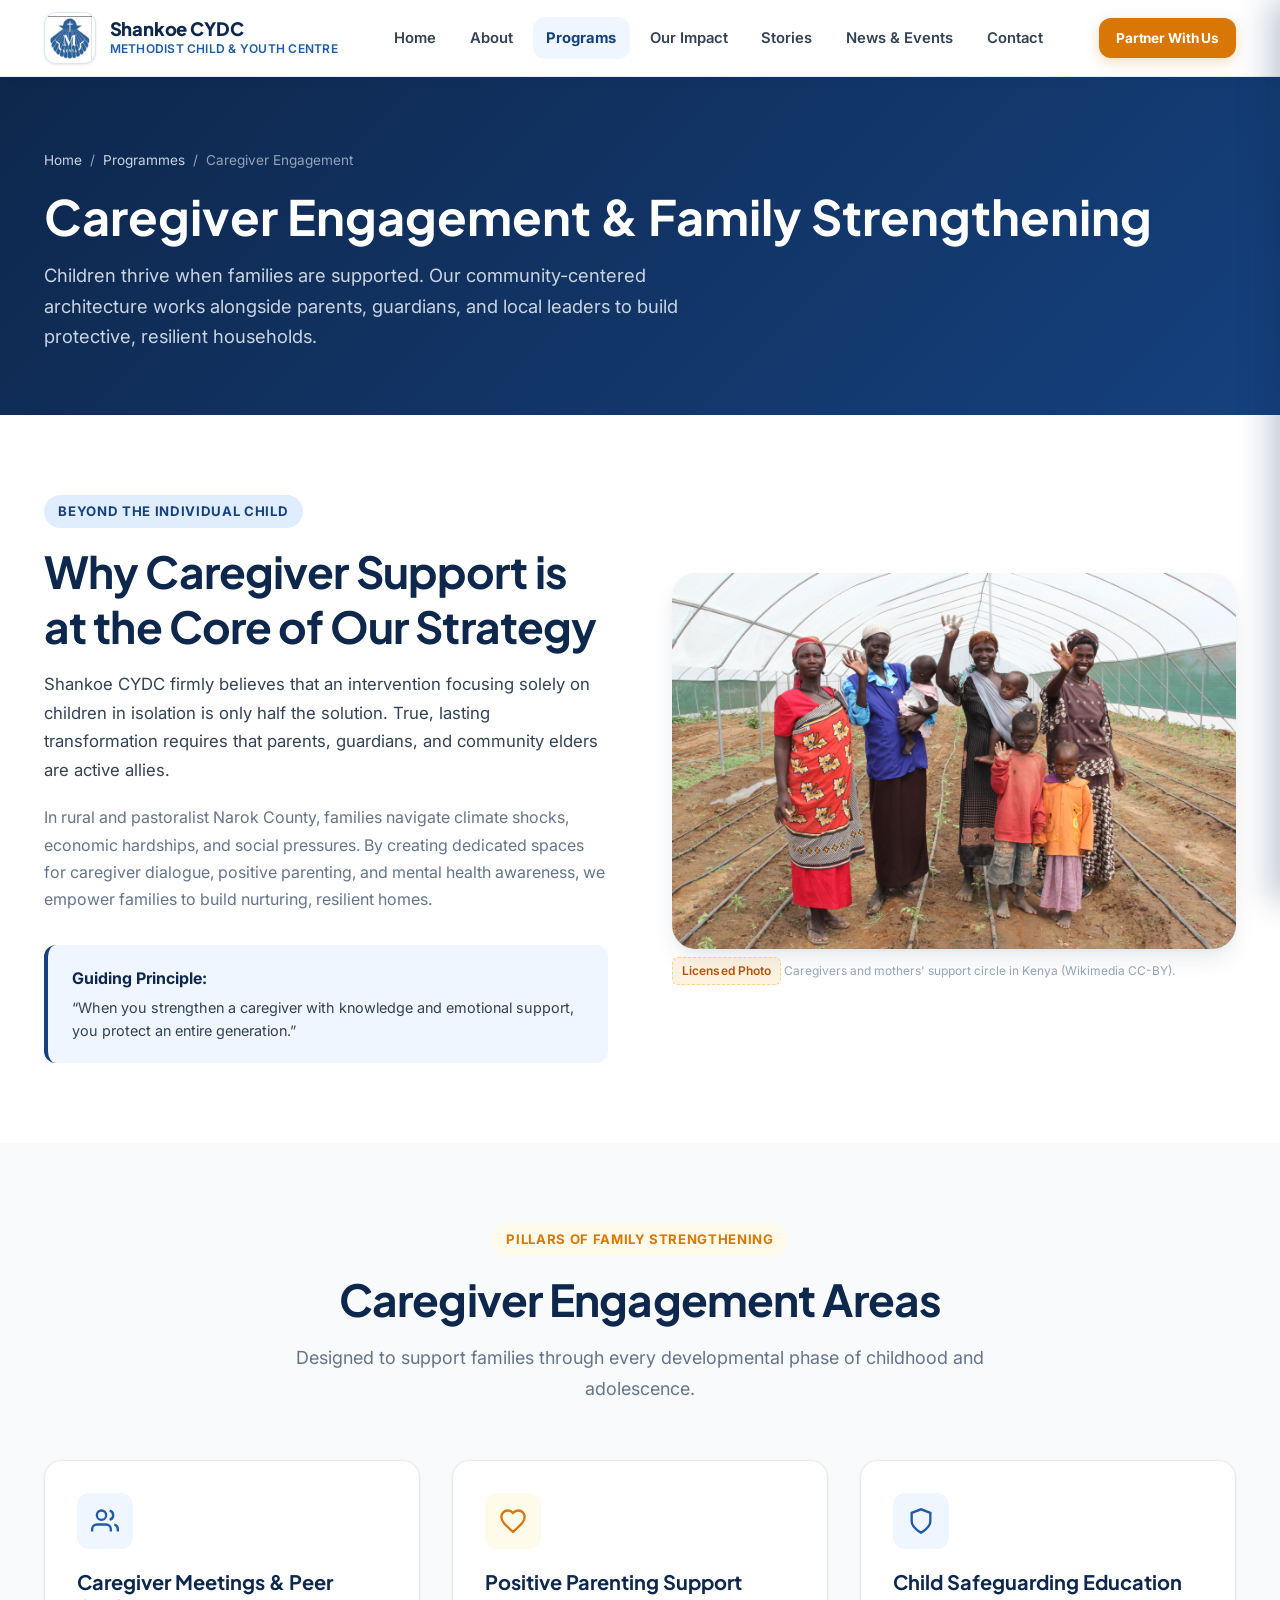
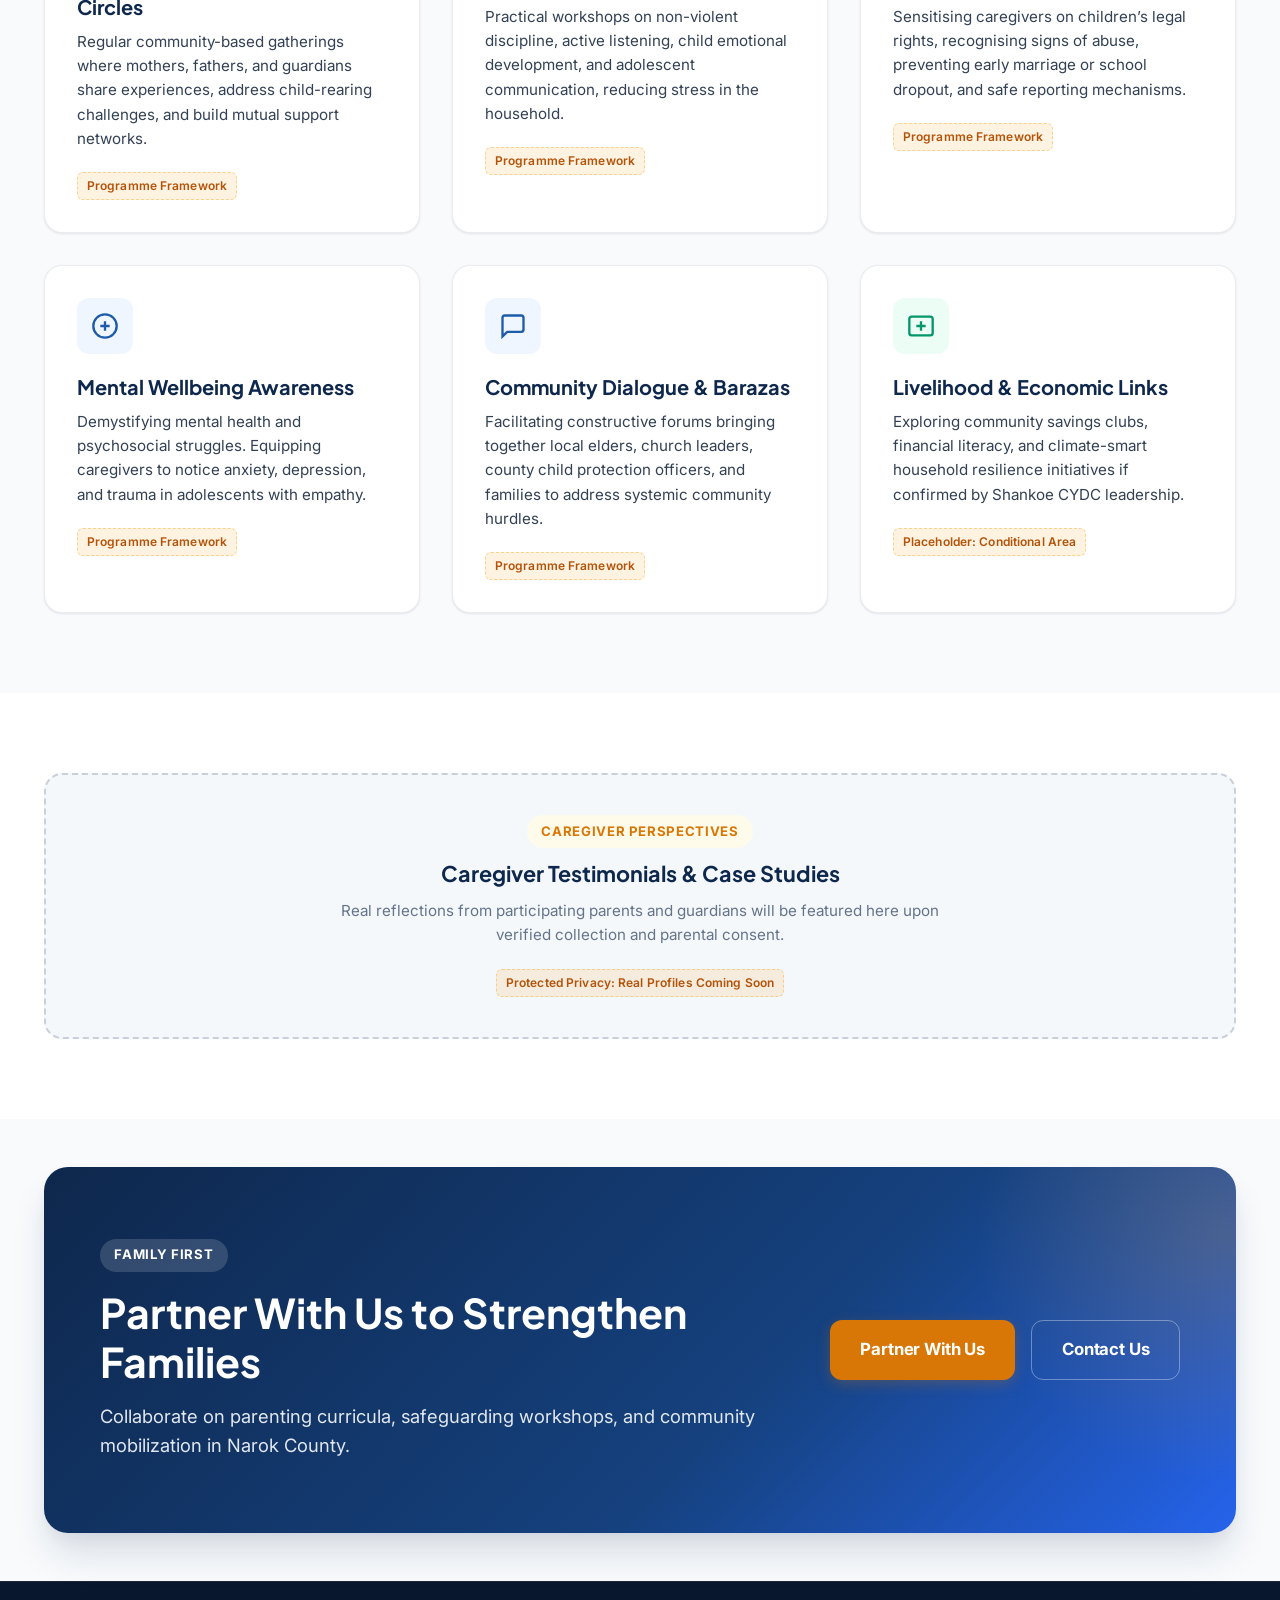
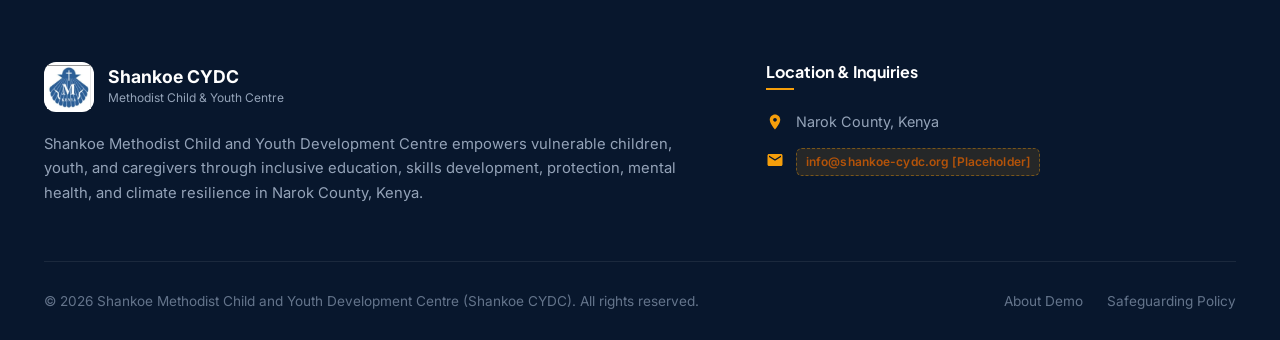
<file: caregivers.html>
<!DOCTYPE html>
<html lang="en">
<head>
  <meta charset="UTF-8">
  <meta name="viewport" content="width=device-width, initial-scale=1.0">
  <title>Caregiver &amp; Community Engagement | Shankoe CYDC</title>
  <meta name="description" content="Caregiver Engagement and Family Strengthening at Shankoe Methodist Child and Youth Development Centre in Narok County, Kenya. Parenting support, child protection education, and community dialogue.">
  <link rel="stylesheet" href="css/style.css">
  <link rel="icon" type="image/jpeg" href="assets/images/shankoe-logo-clean.png">
</head>
<body>


  <!-- Master Header Nav -->
  <header class="header-nav">
    <div class="container nav-container">
      <a href="index.html" class="brand-wrapper" aria-label="Shankoe CYDC Home">
        <div class="brand-logo-badge">
          <img src="assets/images/shankoe-logo-clean.png" alt="Shankoe CYDC Logo">
        </div>
        <div class="brand-text">
          <span class="brand-title">Shankoe CYDC</span>
          <span class="brand-sub">Methodist Child &amp; Youth Centre</span>
        </div>
      </a>

      <!-- Desktop Nav -->
      <nav>
        <ul class="nav-menu">
          <li class="nav-item"><a href="index.html" class="nav-link">Home</a></li>
          <li class="nav-item">
            <a href="about.html" class="nav-link">About</a>
            <ul class="nav-dropdown">
              <li><a href="about.html#vision-mission">Vision &amp; Mission</a></li>
              <li><a href="about.html#core-values">Core Values</a></li>
              <li><a href="about.html#objectives">Strategic Objectives</a></li>
              <li><a href="about.html#toc">Theory of Change</a></li>
            </ul>
          </li>
          <li class="nav-item">
            <a href="programs.html" class="nav-link active">Programs</a>
            <ul class="nav-dropdown">
              <li><a href="programs.html">All Programmes</a></li>
              <li><a href="programs.html#education">Education &amp; Lifelong Learning</a></li>
              <li><a href="youth.html">Youth Skills &amp; Enterprise</a></li>
              <li><a href="caregivers.html">Caregivers &amp; Community</a></li>
              <li><a href="programs.html#protection">Child &amp; Youth Protection</a></li>
              <li><a href="programs.html#mental-health">Psychosocial &amp; Mental Health</a></li>
              <li><a href="programs.html#climate">Community Climate Resilience</a></li>
            </ul>
          </li>
          <li class="nav-item"><a href="impact.html" class="nav-link">Our Impact</a></li>
          <li class="nav-item"><a href="stories.html" class="nav-link">Stories</a></li>
          <li class="nav-item"><a href="news.html" class="nav-link">News &amp; Events</a></li>
          <li class="nav-item"><a href="contact.html" class="nav-link">Contact</a></li>
        </ul>
      </nav>

      <div class="nav-actions">
        <a href="get-involved.html" class="btn btn-accent btn-sm">Partner With Us</a>
        <button class="mobile-toggle" aria-label="Open mobile navigation menu">
          <svg viewBox="0 0 24 24" fill="none" stroke="currentColor" stroke-width="2"><path stroke-linecap="round" stroke-linejoin="round" d="M4 6h16M4 12h16M4 18h16"/></svg>
        </button>
      </div>
    </div>
  </header>

  <!-- Mobile Drawer -->
  <div class="mobile-drawer-backdrop"></div>
  <div class="mobile-drawer" role="dialog" aria-label="Mobile Navigation">
    <div class="mobile-drawer-header">
      <div class="brand-wrapper">
        <div class="brand-logo-badge">
          <img src="assets/images/shankoe-logo-clean.png" alt="Shankoe CYDC">
        </div>
        <div class="brand-text">
          <span class="brand-title">Shankoe CYDC</span>
          <span class="brand-sub">Narok County, Kenya</span>
        </div>
      </div>
      <button class="mobile-drawer-close" aria-label="Close navigation" style="background:none;border:none;cursor:pointer;padding:0.4rem;">
        <svg viewBox="0 0 24 24" width="24" height="24" stroke="currentColor" stroke-width="2" fill="none"><path d="M6 18L18 6M6 6l12 12"/></svg>
      </button>
    </div>
    <ul class="mobile-menu-list">
      <li><a href="index.html" class="mobile-menu-link">Home</a></li>
      <li><a href="about.html" class="mobile-menu-link">About Us</a></li>
      <li><a href="programs.html" class="mobile-menu-link">Programs</a></li>
      <li><a href="caregivers.html" class="mobile-menu-link active">Caregiver Engagement</a></li>
      <li><a href="youth.html" class="mobile-menu-link">Youth Empowerment</a></li>
      <li><a href="impact.html" class="mobile-menu-link">Our Impact</a></li>
      <li><a href="stories.html" class="mobile-menu-link">Stories of Change</a></li>
      <li><a href="get-involved.html" class="mobile-menu-link">Get Involved</a></li>
      <li><a href="news.html" class="mobile-menu-link">News &amp; Events</a></li>
      <li><a href="contact.html" class="mobile-menu-link">Contact</a></li>
    </ul>
  </div>

  <!-- Page Hero Header -->
  <section class="page-hero">
    <div class="container">
      <div class="breadcrumbs">
        <a href="index.html">Home</a>
        <span>/</span>
        <a href="programs.html">Programmes</a>
        <span>/</span>
        <span>Caregiver Engagement</span>
      </div>
      <h1>Caregiver Engagement &amp; Family Strengthening</h1>
      <p>
        Children thrive when families are supported. Our community-centered architecture works alongside parents, guardians, and local leaders to build protective, resilient households.
      </p>
    </div>
  </section>

  <!-- Overview Section -->
  <section class="section bg-white">
    <div class="container">
      <div class="grid-2" style="align-items: center; gap: 4rem;">
        <div>
          <span class="eyebrow">Beyond the Individual Child</span>
          <h2 class="section-title">Why Caregiver Support is at the Core of Our Strategy</h2>
          <p style="font-size: 1.05rem; line-height: 1.7; color: var(--text-body); margin-bottom: 1.25rem;">
            Shankoe CYDC firmly believes that an intervention focusing solely on children in isolation is only half the solution. True, lasting transformation requires that parents, guardians, and community elders are active allies.
          </p>
          <p style="color: var(--text-muted); line-height: 1.7; margin-bottom: 2rem;">
            In rural and pastoralist Narok County, families navigate climate shocks, economic hardships, and social pressures. By creating dedicated spaces for caregiver dialogue, positive parenting, and mental health awareness, we empower families to build nurturing, resilient homes.
          </p>
          <div style="background: var(--light-blue); padding: 1.25rem 1.5rem; border-radius: var(--radius-md); border-left: 4px solid var(--primary-blue);">
            <strong style="color: var(--primary-navy); display:block; margin-bottom:0.25rem;">Guiding Principle:</strong>
            <p style="font-size: 0.9rem; color: var(--text-body); margin:0;">
              “When you strengthen a caregiver with knowledge and emotional support, you protect an entire generation.”
            </p>
          </div>
        </div>

        <div>
          <div style="border-radius: var(--radius-xl); overflow: hidden; box-shadow: var(--shadow-lg);">
            <img src="assets/images/kenya-caregivers-mothers-group.jpg" alt="Caregivers and mothers support group in Kenya">
          </div>
          <p style="font-size: 0.75rem; color: var(--text-light); margin-top: 0.5rem;">
            <span class="placeholder-tag">Licensed Photo</span> Caregivers and mothers' support circle in Kenya (Wikimedia CC-BY).
          </p>
        </div>
      </div>
    </div>
  </section>

  <!-- Core Caregiver Engagement Pillars -->
  <section class="section bg-light">
    <div class="container">
      <div class="section-header">
        <span class="eyebrow eyebrow-accent">Pillars of Family Strengthening</span>
        <h2 class="section-title">Caregiver Engagement Areas</h2>
        <p class="section-desc">Designed to support families through every developmental phase of childhood and adolescence.</p>
      </div>

      <div class="grid-3">
        <!-- Pillar 1 -->
        <div class="card">
          <div class="card-icon">
            <svg viewBox="0 0 24 24" fill="none" stroke="currentColor" stroke-width="2"><path d="M17 21v-2a4 4 0 0 0-4-4H5a4 4 0 0 0-4 4v2"/><circle cx="9" cy="7" r="4"/><path d="M23 21v-2a4 4 0 0 0-3-3.87"/><path d="M16 3.13a4 4 0 0 1 0 7.75"/></svg>
          </div>
          <h3 class="card-title">Caregiver Meetings &amp; Peer Circles</h3>
          <p class="card-text">
            Regular community-based gatherings where mothers, fathers, and guardians share experiences, address child-rearing challenges, and build mutual support networks.
          </p>
          <span class="placeholder-tag">Programme Framework</span>
        </div>

        <!-- Pillar 2 -->
        <div class="card">
          <div class="card-icon" style="background:var(--accent-warm); color:var(--accent-amber);">
            <svg viewBox="0 0 24 24" fill="none" stroke="currentColor" stroke-width="2"><path d="M12 21.35l-1.45-1.32C5.4 15.36 2 12.28 2 8.5 2 5.42 4.42 3 7.5 3c1.74 0 3.41.81 4.5 2.09C13.09 3.81 14.76 3 16.5 3 19.58 3 22 5.42 22 8.5c0 3.78-3.4 6.86-8.55 11.54L12 21.35z"/></svg>
          </div>
          <h3 class="card-title">Positive Parenting Support</h3>
          <p class="card-text">
            Practical workshops on non-violent discipline, active listening, child emotional development, and adolescent communication, reducing stress in the household.
          </p>
          <span class="placeholder-tag">Programme Framework</span>
        </div>

        <!-- Pillar 3 -->
        <div class="card">
          <div class="card-icon">
            <svg viewBox="0 0 24 24" fill="none" stroke="currentColor" stroke-width="2"><path d="M12 22s8-4 8-10V5l-8-3-8 3v7c0 6 8 10 8 10z"/></svg>
          </div>
          <h3 class="card-title">Child Safeguarding Education</h3>
          <p class="card-text">
            Sensitising caregivers on children’s legal rights, recognising signs of abuse, preventing early marriage or school dropout, and safe reporting mechanisms.
          </p>
          <span class="placeholder-tag">Programme Framework</span>
        </div>

        <!-- Pillar 4 -->
        <div class="card">
          <div class="card-icon">
            <svg viewBox="0 0 24 24" fill="none" stroke="currentColor" stroke-width="2"><circle cx="12" cy="12" r="10"/><path d="M8 12h8"/><path d="M12 8v8"/></svg>
          </div>
          <h3 class="card-title">Mental Wellbeing Awareness</h3>
          <p class="card-text">
            Demystifying mental health and psychosocial struggles. Equipping caregivers to notice anxiety, depression, and trauma in adolescents with empathy.
          </p>
          <span class="placeholder-tag">Programme Framework</span>
        </div>

        <!-- Pillar 5 -->
        <div class="card">
          <div class="card-icon">
            <svg viewBox="0 0 24 24" fill="none" stroke="currentColor" stroke-width="2"><path d="M21 15a2 2 0 0 1-2 2H7l-4 4V5a2 2 0 0 1 2-2h14a2 2 0 0 1 2 2z"/></svg>
          </div>
          <h3 class="card-title">Community Dialogue &amp; Barazas</h3>
          <p class="card-text">
            Facilitating constructive forums bringing together local elders, church leaders, county child protection officers, and families to address systemic community hurdles.
          </p>
          <span class="placeholder-tag">Programme Framework</span>
        </div>

        <!-- Pillar 6 -->
        <div class="card" data-placeholder="true">
          <div class="card-icon" style="background:var(--accent-green-light); color:var(--accent-green);">
            <svg viewBox="0 0 24 24" fill="none" stroke="currentColor" stroke-width="2"><rect x="2" y="4" width="20" height="16" rx="2"/><line x1="12" y1="8" x2="12" y2="16"/><line x1="8" y1="12" x2="16" y2="12"/></svg>
          </div>
          <h3 class="card-title">Livelihood &amp; Economic Links</h3>
          <p class="card-text">
            Exploring community savings clubs, financial literacy, and climate-smart household resilience initiatives if confirmed by Shankoe CYDC leadership.
          </p>
          <span class="placeholder-tag">Placeholder: Conditional Area</span>
        </div>
      </div>
    </div>
  </section>

  <!-- Caregiver Voice Placeholder Card -->
  <section class="section bg-white">
    <div class="container">
      <div class="placeholder-box" data-placeholder="true">
        <span class="eyebrow eyebrow-accent" style="margin-bottom: 0.75rem;">Caregiver Perspectives</span>
        <h3 style="color: var(--primary-navy); font-size: 1.35rem; margin-bottom: 0.75rem;">Caregiver Testimonials &amp; Case Studies</h3>
        <p style="max-width: 600px; margin: 0 auto 1.25rem; font-size: 0.95rem; line-height: 1.6;">
          Real reflections from participating parents and guardians will be featured here upon verified collection and parental consent.
        </p>
        <span class="placeholder-tag">Protected Privacy: Real Profiles Coming Soon</span>
      </div>
    </div>
  </section>

  <!-- Final CTA -->
  <section class="section-sm">
    <div class="container">
      <div class="cta-banner">
        <div class="cta-grid">
          <div>
            <span class="eyebrow eyebrow-white" style="margin-bottom: 1rem;">Family First</span>
            <h2>Partner With Us to Strengthen Families</h2>
            <p>Collaborate on parenting curricula, safeguarding workshops, and community mobilization in Narok County.</p>
          </div>
          <div class="cta-buttons">
            <a href="get-involved.html" class="btn btn-accent btn-lg">Partner With Us</a>
            <a href="contact.html" class="btn btn-outline-white btn-lg">Contact Us</a>
          </div>
        </div>
      </div>
    </div>
  </section>

  <!-- Master Footer -->
  <footer class="site-footer">
    <div class="container">
      <div class="footer-top">
        <div class="footer-brand">
          <div class="footer-logo-row">
            <div class="footer-logo-badge">
              <img src="assets/images/shankoe-logo-clean.png" alt="Shankoe CYDC">
            </div>
            <div>
              <div class="footer-brand-title">Shankoe CYDC</div>
              <div style="font-size:0.75rem; color:#94a3b8;">Methodist Child &amp; Youth Centre</div>
            </div>
          </div>
          <p>
            Shankoe Methodist Child and Youth Development Centre empowers vulnerable children, youth, and caregivers through inclusive education, skills development, protection, mental health, and climate resilience in Narok County, Kenya.
          </p>
        </div>


        <div class="footer-col">
          <h4>Location &amp; Inquiries</h4>
          <ul class="footer-contact-list">
            <li class="footer-contact-item">
              <svg viewBox="0 0 24 24" fill="currentColor"><path d="M12 2C8.13 2 5 5.13 5 9c0 5.25 7 13 7 13s7-7.75 7-13c0-3.87-3.13-7-7-7zm0 9.5c-1.38 0-2.5-1.12-2.5-2.5s1.12-2.5 2.5-2.5 2.5 1.12 2.5 2.5-1.12 2.5-2.5 2.5z"/></svg>
              <span>Narok County, Kenya</span>
            </li>
            <li class="footer-contact-item">
              <svg viewBox="0 0 24 24" fill="currentColor"><path d="M20 4H4c-1.1 0-1.99.9-1.99 2L2 18c0 1.1.9 2 2 2h16c1.1 0 2-.9 2-2V6c0-1.1-.9-2-2-2zm0 4l-8 5-8-5V6l8 5 8-5v2z"/></svg>
              <span class="placeholder-tag" data-placeholder="true">info@shankoe-cydc.org [Placeholder]</span>
            </li>
          </ul>
        </div>
      </div>

      <div class="footer-bottom">
        <p>&copy; 2026 Shankoe Methodist Child and Youth Development Centre (Shankoe CYDC). All rights reserved.</p>
        <div class="footer-bottom-links">
          <a href="about.html">About Demo</a>
          <a href="contact.html">Safeguarding Policy</a>
        </div>
      </div>
    </div>
  </footer>



  <script src="js/main.js"></script>
</body>
</html>
</file>
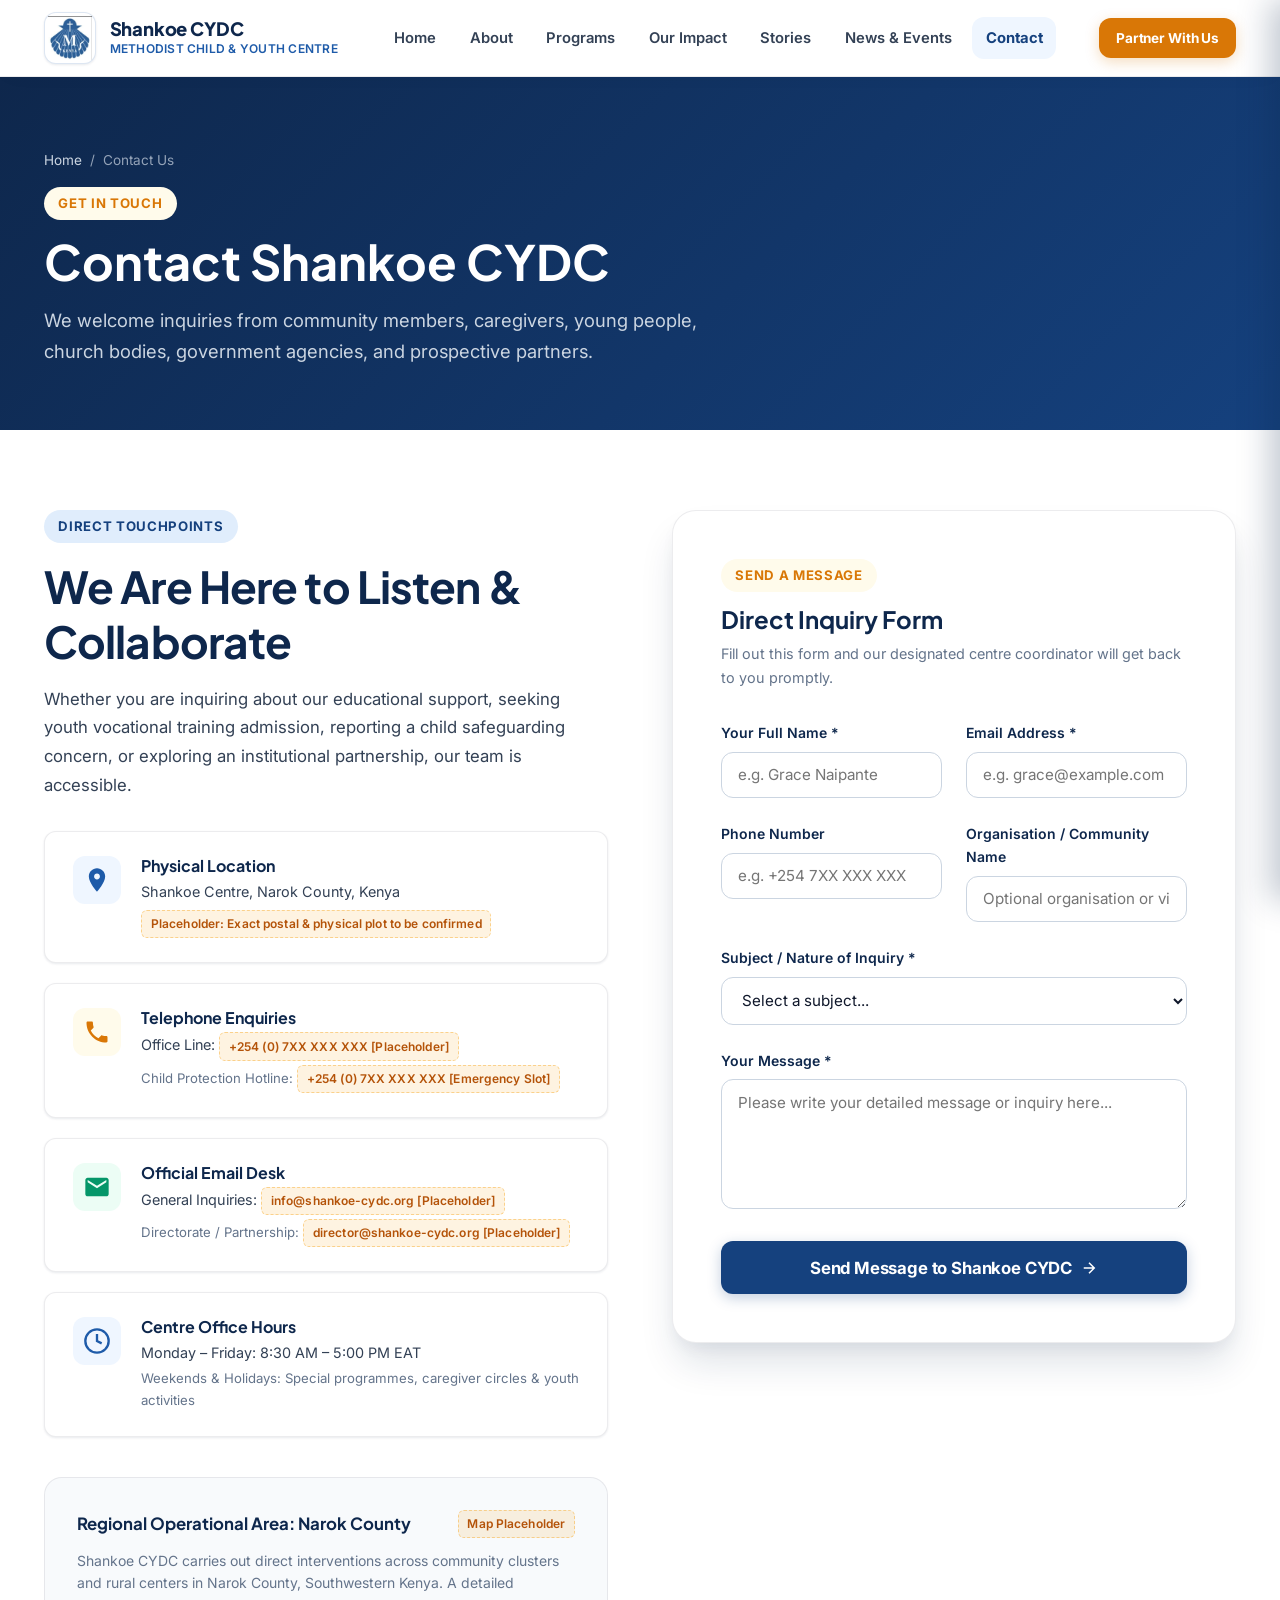
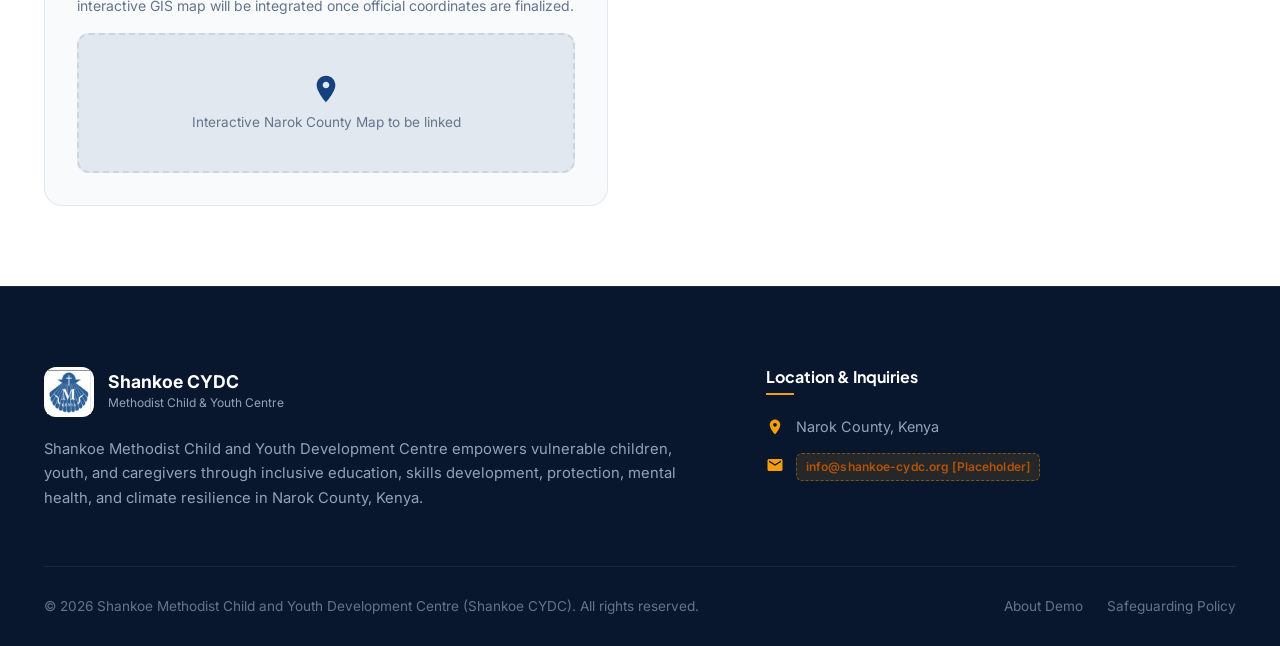
<file: contact.html>
<!DOCTYPE html>
<html lang="en">
<head>
  <meta charset="UTF-8">
  <meta name="viewport" content="width=device-width, initial-scale=1.0">
  <title>Contact Us | Shankoe Methodist Child and Youth Development Centre</title>
  <meta name="description" content="Contact Shankoe Methodist Child and Youth Development Centre (Shankoe CYDC) in Narok County, Kenya. Send inquiries, connect with our programme team, or arrange a visit.">
  <link rel="stylesheet" href="css/style.css">
  <link rel="icon" type="image/jpeg" href="assets/images/shankoe-logo-clean.png">
</head>
<body>


  <!-- Header Nav -->
  <header class="header-nav">
    <div class="container nav-container">
      <a href="index.html" class="brand-wrapper" aria-label="Shankoe CYDC Home">
        <div class="brand-logo-badge">
          <img src="assets/images/shankoe-logo-clean.png" alt="Shankoe CYDC Logo">
        </div>
        <div class="brand-text">
          <span class="brand-title">Shankoe CYDC</span>
          <span class="brand-sub">Methodist Child &amp; Youth Centre</span>
        </div>
      </a>

      <!-- Desktop Nav -->
      <nav>
        <ul class="nav-menu">
          <li class="nav-item"><a href="index.html" class="nav-link">Home</a></li>
          <li class="nav-item">
            <a href="about.html" class="nav-link">About</a>
            <ul class="nav-dropdown">
              <li><a href="about.html#vision-mission">Vision &amp; Mission</a></li>
              <li><a href="about.html#core-values">Core Values</a></li>
              <li><a href="about.html#objectives">Strategic Objectives</a></li>
              <li><a href="about.html#toc">Theory of Change</a></li>
            </ul>
          </li>
          <li class="nav-item">
            <a href="programs.html" class="nav-link">Programs</a>
            <ul class="nav-dropdown">
              <li><a href="programs.html">All Programmes</a></li>
              <li><a href="programs.html#education">Education &amp; Lifelong Learning</a></li>
              <li><a href="youth.html">Youth Skills &amp; Enterprise</a></li>
              <li><a href="caregivers.html">Caregivers &amp; Community</a></li>
              <li><a href="programs.html#protection">Child &amp; Youth Protection</a></li>
              <li><a href="programs.html#mental-health">Psychosocial &amp; Mental Health</a></li>
              <li><a href="programs.html#climate">Community Climate Resilience</a></li>
            </ul>
          </li>
          <li class="nav-item"><a href="impact.html" class="nav-link">Our Impact</a></li>
          <li class="nav-item"><a href="stories.html" class="nav-link">Stories</a></li>
          <li class="nav-item"><a href="news.html" class="nav-link">News &amp; Events</a></li>
          <li class="nav-item"><a href="contact.html" class="nav-link active">Contact</a></li>
        </ul>
      </nav>

      <div class="nav-actions">
        <a href="get-involved.html" class="btn btn-accent btn-sm">Partner With Us</a>
        <button class="mobile-toggle" aria-label="Open mobile navigation menu">
          <svg viewBox="0 0 24 24" fill="none" stroke="currentColor" stroke-width="2"><path stroke-linecap="round" stroke-linejoin="round" d="M4 6h16M4 12h16M4 18h16"/></svg>
        </button>
      </div>
    </div>
  </header>

  <!-- Mobile Drawer -->
  <div class="mobile-drawer-backdrop"></div>
  <div class="mobile-drawer" role="dialog" aria-label="Mobile Navigation">
    <div class="mobile-drawer-header">
      <div class="brand-wrapper">
        <div class="brand-logo-badge">
          <img src="assets/images/shankoe-logo-clean.png" alt="Shankoe CYDC">
        </div>
        <div class="brand-text">
          <span class="brand-title">Shankoe CYDC</span>
          <span class="brand-sub">Narok County, Kenya</span>
        </div>
      </div>
      <button class="mobile-drawer-close" aria-label="Close navigation" style="background:none;border:none;cursor:pointer;padding:0.4rem;">
        <svg viewBox="0 0 24 24" width="24" height="24" stroke="currentColor" stroke-width="2" fill="none"><path d="M6 18L18 6M6 6l12 12"/></svg>
      </button>
    </div>
    <ul class="mobile-menu-list">
      <li><a href="index.html" class="mobile-menu-link">Home</a></li>
      <li><a href="about.html" class="mobile-menu-link">About Us</a></li>
      <li><a href="programs.html" class="mobile-menu-link">Programs</a></li>
      <li><a href="caregivers.html" class="mobile-menu-link">Caregiver Engagement</a></li>
      <li><a href="youth.html" class="mobile-menu-link">Youth Empowerment</a></li>
      <li><a href="impact.html" class="mobile-menu-link">Our Impact</a></li>
      <li><a href="stories.html" class="mobile-menu-link">Stories of Change</a></li>
      <li><a href="get-involved.html" class="mobile-menu-link">Get Involved</a></li>
      <li><a href="news.html" class="mobile-menu-link">News &amp; Events</a></li>
      <li><a href="contact.html" class="mobile-menu-link active">Contact</a></li>
    </ul>
  </div>

  <!-- Page Hero Header -->
  <section class="page-hero">
    <div class="container">
      <div class="breadcrumbs">
        <a href="index.html">Home</a>
        <span>/</span>
        <span>Contact Us</span>
      </div>
      <span class="eyebrow eyebrow-accent" style="margin-bottom:0.75rem;">Get in Touch</span>
      <h1>Contact Shankoe CYDC</h1>
      <p>
        We welcome inquiries from community members, caregivers, young people, church bodies, government agencies, and prospective partners.
      </p>
    </div>
  </section>

  <!-- Contact & Communication Section -->
  <section class="section bg-white">
    <div class="container">
      <div class="grid-2" style="gap: 4rem; align-items: flex-start;">

        <!-- Left Column: Contact Details & Regional Info -->
        <div>
          <span class="eyebrow">Direct Touchpoints</span>
          <h2 class="section-title">We Are Here to Listen &amp; Collaborate</h2>
          <p style="font-size: 1.05rem; line-height: 1.7; color: var(--text-body); margin-bottom: 2rem;">
            Whether you are inquiring about our educational support, seeking youth vocational training admission, reporting a child safeguarding concern, or exploring an institutional partnership, our team is accessible.
          </p>

          <!-- Contact Cards -->
          <div style="display:flex; flex-direction:column; gap:1.25rem; margin-bottom:2.5rem;">

            <!-- Address Card -->
            <div class="objective-item" data-placeholder="true">
              <div class="card-icon" style="margin-bottom:0; width:48px; height:48px; flex-shrink:0;">
                <svg viewBox="0 0 24 24" width="22" height="22" fill="currentColor"><path d="M12 2C8.13 2 5 5.13 5 9c0 5.25 7 13 7 13s7-7.75 7-13c0-3.87-3.13-7-7-7zm0 9.5c-1.38 0-2.5-1.12-2.5-2.5s1.12-2.5 2.5-2.5 2.5 1.12 2.5 2.5-1.12 2.5-2.5 2.5z"/></svg>
              </div>
              <div class="objective-text">
                <h4 style="font-size: 1rem; color: var(--primary-navy); margin-bottom: 0.25rem;">Physical Location</h4>
                <p style="margin: 0; font-size: 0.9rem; color: var(--text-body);">
                  Shankoe Centre, Narok County, Kenya
                </p>
                <span class="placeholder-tag" style="margin-top:0.4rem;">Placeholder: Exact postal &amp; physical plot to be confirmed</span>
              </div>
            </div>

            <!-- Phone Card -->
            <div class="objective-item" data-placeholder="true">
              <div class="card-icon" style="margin-bottom:0; width:48px; height:48px; flex-shrink:0; background:var(--accent-warm); color:var(--accent-amber);">
                <svg viewBox="0 0 24 24" width="22" height="22" fill="currentColor"><path d="M6.62 10.79a15.053 15.053 0 006.59 6.59l2.2-2.2c.27-.27.67-.36 1.02-.24 1.12.37 2.33.57 3.57.57.55 0 1 .45 1 1V20c0 .55-.45 1-1 1-9.39 0-17-7.61-17-17 0-.55.45-1 1-1h3.5c.55 0 1 .45 1 1 0 1.25.2 2.45.57 3.57.11.35.03.74-.25 1.02l-2.2 2.2z"/></svg>
              </div>
              <div class="objective-text">
                <h4 style="font-size: 1rem; color: var(--primary-navy); margin-bottom: 0.25rem;">Telephone Enquiries</h4>
                <p style="margin: 0; font-size: 0.9rem; color: var(--text-body);">
                  Office Line: <span class="placeholder-tag">+254 (0) 7XX XXX XXX [Placeholder]</span>
                </p>
                <p style="margin: 0.25rem 0 0; font-size: 0.825rem; color: var(--text-muted);">
                  Child Protection Hotline: <span class="placeholder-tag">+254 (0) 7XX XXX XXX [Emergency Slot]</span>
                </p>
              </div>
            </div>

            <!-- Email Card -->
            <div class="objective-item" data-placeholder="true">
              <div class="card-icon" style="margin-bottom:0; width:48px; height:48px; flex-shrink:0; background:var(--accent-green-light); color:var(--accent-green);">
                <svg viewBox="0 0 24 24" width="22" height="22" fill="currentColor"><path d="M20 4H4c-1.1 0-1.99.9-1.99 2L2 18c0 1.1.9 2 2 2h16c1.1 0 2-.9 2-2V6c0-1.1-.9-2-2-2zm0 4l-8 5-8-5V6l8 5 8-5v2z"/></svg>
              </div>
              <div class="objective-text">
                <h4 style="font-size: 1rem; color: var(--primary-navy); margin-bottom: 0.25rem;">Official Email Desk</h4>
                <p style="margin: 0; font-size: 0.9rem; color: var(--text-body);">
                  General Inquiries: <span class="placeholder-tag">info@shankoe-cydc.org [Placeholder]</span>
                </p>
                <p style="margin: 0.25rem 0 0; font-size: 0.825rem; color: var(--text-muted);">
                  Directorate / Partnership: <span class="placeholder-tag">director@shankoe-cydc.org [Placeholder]</span>
                </p>
              </div>
            </div>

            <!-- Operating Hours Placeholder -->
            <div class="objective-item" data-placeholder="true">
              <div class="card-icon" style="margin-bottom:0; width:48px; height:48px; flex-shrink:0;">
                <svg viewBox="0 0 24 24" width="22" height="22" fill="none" stroke="currentColor" stroke-width="2"><circle cx="12" cy="12" r="10"/><path d="M12 6v6l4 2"/></svg>
              </div>
              <div class="objective-text">
                <h4 style="font-size: 1rem; color: var(--primary-navy); margin-bottom: 0.25rem;">Centre Office Hours</h4>
                <p style="margin: 0; font-size: 0.9rem; color: var(--text-body);">
                  Monday &ndash; Friday: 8:30 AM &ndash; 5:00 PM EAT
                </p>
                <p style="margin: 0.2rem 0 0; font-size: 0.825rem; color: var(--text-muted);">
                  Weekends &amp; Holidays: Special programmes, caregiver circles &amp; youth activities
                </p>
              </div>
            </div>
          </div>

          <!-- Stylised Map Area -->
          <div style="background: var(--bg-page); border-radius: var(--radius-lg); padding: 2rem; border: 1px solid var(--border-light);" data-placeholder="true">
            <div style="display:flex; justify-content:space-between; align-items:center; margin-bottom:0.75rem;">
              <h4 style="color:var(--primary-navy); font-size:1.05rem; margin:0;">Regional Operational Area: Narok County</h4>
              <span class="placeholder-tag">Map Placeholder</span>
            </div>
            <p style="font-size: 0.875rem; color: var(--text-muted); line-height: 1.6; margin-bottom: 1rem;">
              Shankoe CYDC carries out direct interventions across community clusters and rural centers in Narok County, Southwestern Kenya. A detailed interactive GIS map will be integrated once official coordinates are finalized.
            </p>
            <div style="height: 140px; background: #e2e8f0; border-radius: var(--radius-md); display:flex; flex-direction:column; align-items:center; justify-content:center; color: #64748b; font-size: 0.85rem; border: 2px dashed #cbd5e1;">
              <svg viewBox="0 0 24 24" width="32" height="32" fill="currentColor" style="color:var(--primary-blue); margin-bottom:0.4rem;"><path d="M12 2C8.13 2 5 5.13 5 9c0 5.25 7 13 7 13s7-7.75 7-13c0-3.87-3.13-7-7-7zm0 9.5c-1.38 0-2.5-1.12-2.5-2.5s1.12-2.5 2.5-2.5 2.5 1.12 2.5 2.5-1.12 2.5-2.5 2.5z"/></svg>
              <span>Interactive Narok County Map to be linked</span>
            </div>
          </div>
        </div>

        <!-- Right Column: Working Contact Form -->
        <div>
          <div class="form-card">
            <span class="eyebrow eyebrow-accent" style="margin-bottom:0.75rem;">Send A Message</span>
            <h3 style="font-size: 1.5rem; color: var(--primary-navy); margin-bottom: 0.5rem;">Direct Inquiry Form</h3>
            <p style="font-size: 0.9rem; color: var(--text-muted); margin-bottom: 2rem;">
              Fill out this form and our designated centre coordinator will get back to you promptly.
            </p>

            <form id="contactForm">
              <div class="form-grid">
                <div class="form-group">
                  <label class="form-label" for="contactName">Your Full Name *</label>
                  <input type="text" id="contactName" name="name" class="form-control" placeholder="e.g. Grace Naipante" required>
                </div>

                <div class="form-group">
                  <label class="form-label" for="contactEmail">Email Address *</label>
                  <input type="email" id="contactEmail" name="email" class="form-control" placeholder="e.g. grace@example.com" required>
                </div>

                <div class="form-group">
                  <label class="form-label" for="contactPhone">Phone Number</label>
                  <input type="tel" id="contactPhone" name="phone" class="form-control" placeholder="e.g. +254 7XX XXX XXX">
                </div>

                <div class="form-group">
                  <label class="form-label" for="contactOrg">Organisation / Community Name</label>
                  <input type="text" id="contactOrg" name="organisation" class="form-control" placeholder="Optional organisation or village">
                </div>

                <div class="form-group full-width">
                  <label class="form-label" for="contactSubject">Subject / Nature of Inquiry *</label>
                  <select id="contactSubject" name="subject" class="form-control" required>
                    <option value="" disabled selected>Select a subject...</option>
                    <option value="General Information">General Information Inquiry</option>
                    <option value="Child Safeguarding">Child Safeguarding Concern / Report</option>
                    <option value="Youth Programmes">Youth Skills &amp; Vocational Training</option>
                    <option value="Education Support">Education / Scholar Support</option>
                    <option value="Caregiver Forums">Caregiver Circles &amp; Parenting Forums</option>
                    <option value="Partnership & Funding">Partnership / Institutional Collaboration</option>
                    <option value="Other">Other Matter</option>
                  </select>
                </div>

                <div class="form-group full-width">
                  <label class="form-label" for="contactMessage">Your Message *</label>
                  <textarea id="contactMessage" name="message" class="form-control" placeholder="Please write your detailed message or inquiry here..." required></textarea>
                </div>

                <div class="form-group full-width" style="margin-top: 0.5rem;">
                  <button type="submit" class="btn btn-primary btn-lg" style="width: 100%;">
                    Send Message to Shankoe CYDC
                    <svg viewBox="0 0 24 24" fill="none" stroke="currentColor" stroke-width="2"><path d="M5 12h14M12 5l7 7-7 7"/></svg>
                  </button>
                </div>
              </div>
            </form>
          </div>
        </div>

      </div>
    </div>
  </section>

  <!-- Master Footer -->
  <footer class="site-footer">
    <div class="container">
      <div class="footer-top">
        <div class="footer-brand">
          <div class="footer-logo-row">
            <div class="footer-logo-badge">
              <img src="assets/images/shankoe-logo-clean.png" alt="Shankoe CYDC">
            </div>
            <div>
              <div class="footer-brand-title">Shankoe CYDC</div>
              <div style="font-size:0.75rem; color:#94a3b8;">Methodist Child &amp; Youth Centre</div>
            </div>
          </div>
          <p>
            Shankoe Methodist Child and Youth Development Centre empowers vulnerable children, youth, and caregivers through inclusive education, skills development, protection, mental health, and climate resilience in Narok County, Kenya.
          </p>
        </div>


        <div class="footer-col">
          <h4>Location &amp; Inquiries</h4>
          <ul class="footer-contact-list">
            <li class="footer-contact-item">
              <svg viewBox="0 0 24 24" fill="currentColor"><path d="M12 2C8.13 2 5 5.13 5 9c0 5.25 7 13 7 13s7-7.75 7-13c0-3.87-3.13-7-7-7zm0 9.5c-1.38 0-2.5-1.12-2.5-2.5s1.12-2.5 2.5-2.5 2.5 1.12 2.5 2.5-1.12 2.5-2.5 2.5z"/></svg>
              <span>Narok County, Kenya</span>
            </li>
            <li class="footer-contact-item">
              <svg viewBox="0 0 24 24" fill="currentColor"><path d="M20 4H4c-1.1 0-1.99.9-1.99 2L2 18c0 1.1.9 2 2 2h16c1.1 0 2-.9 2-2V6c0-1.1-.9-2-2-2zm0 4l-8 5-8-5V6l8 5 8-5v2z"/></svg>
              <span class="placeholder-tag" data-placeholder="true">info@shankoe-cydc.org [Placeholder]</span>
            </li>
          </ul>
        </div>
      </div>

      <div class="footer-bottom">
        <p>&copy; 2026 Shankoe Methodist Child and Youth Development Centre (Shankoe CYDC). All rights reserved.</p>
        <div class="footer-bottom-links">
          <a href="about.html">About Demo</a>
          <a href="contact.html">Safeguarding Policy</a>
        </div>
      </div>
    </div>
  </footer>



  <script src="js/main.js"></script>
</body>
</html>
</file>
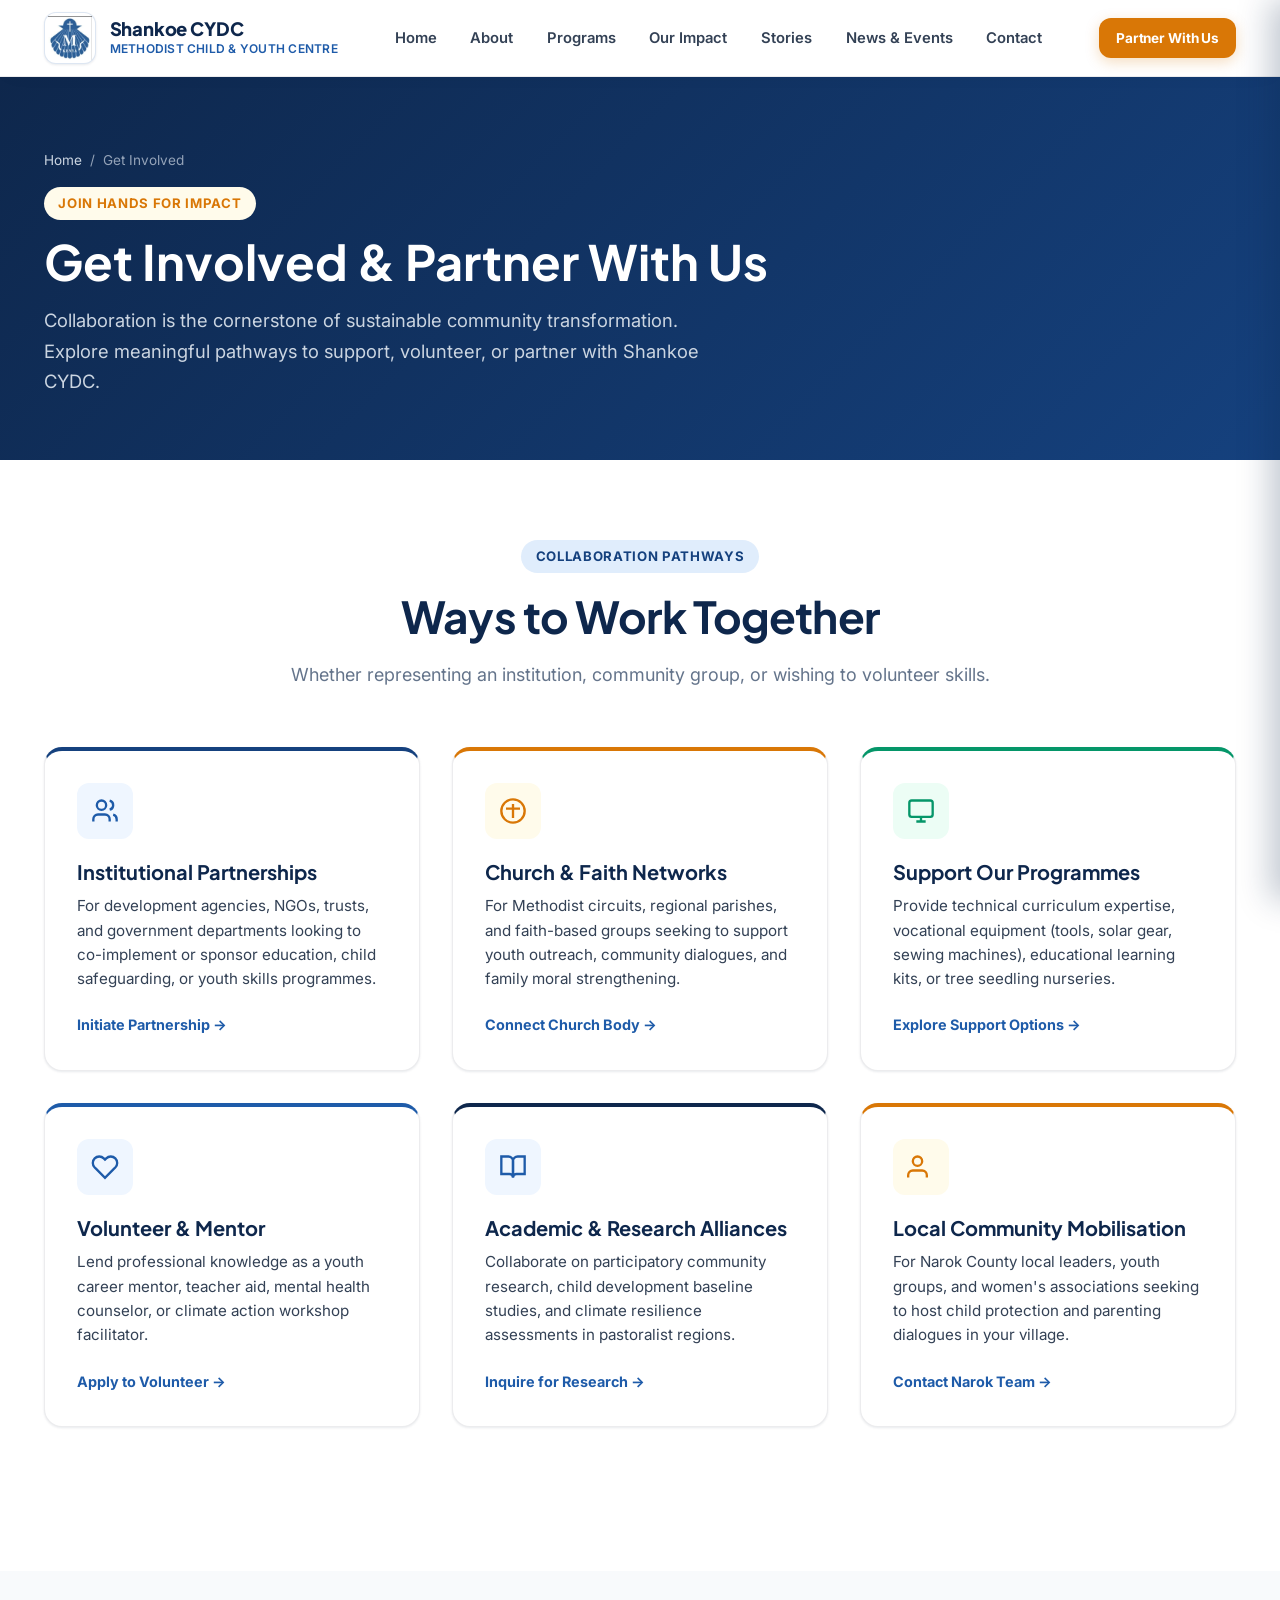
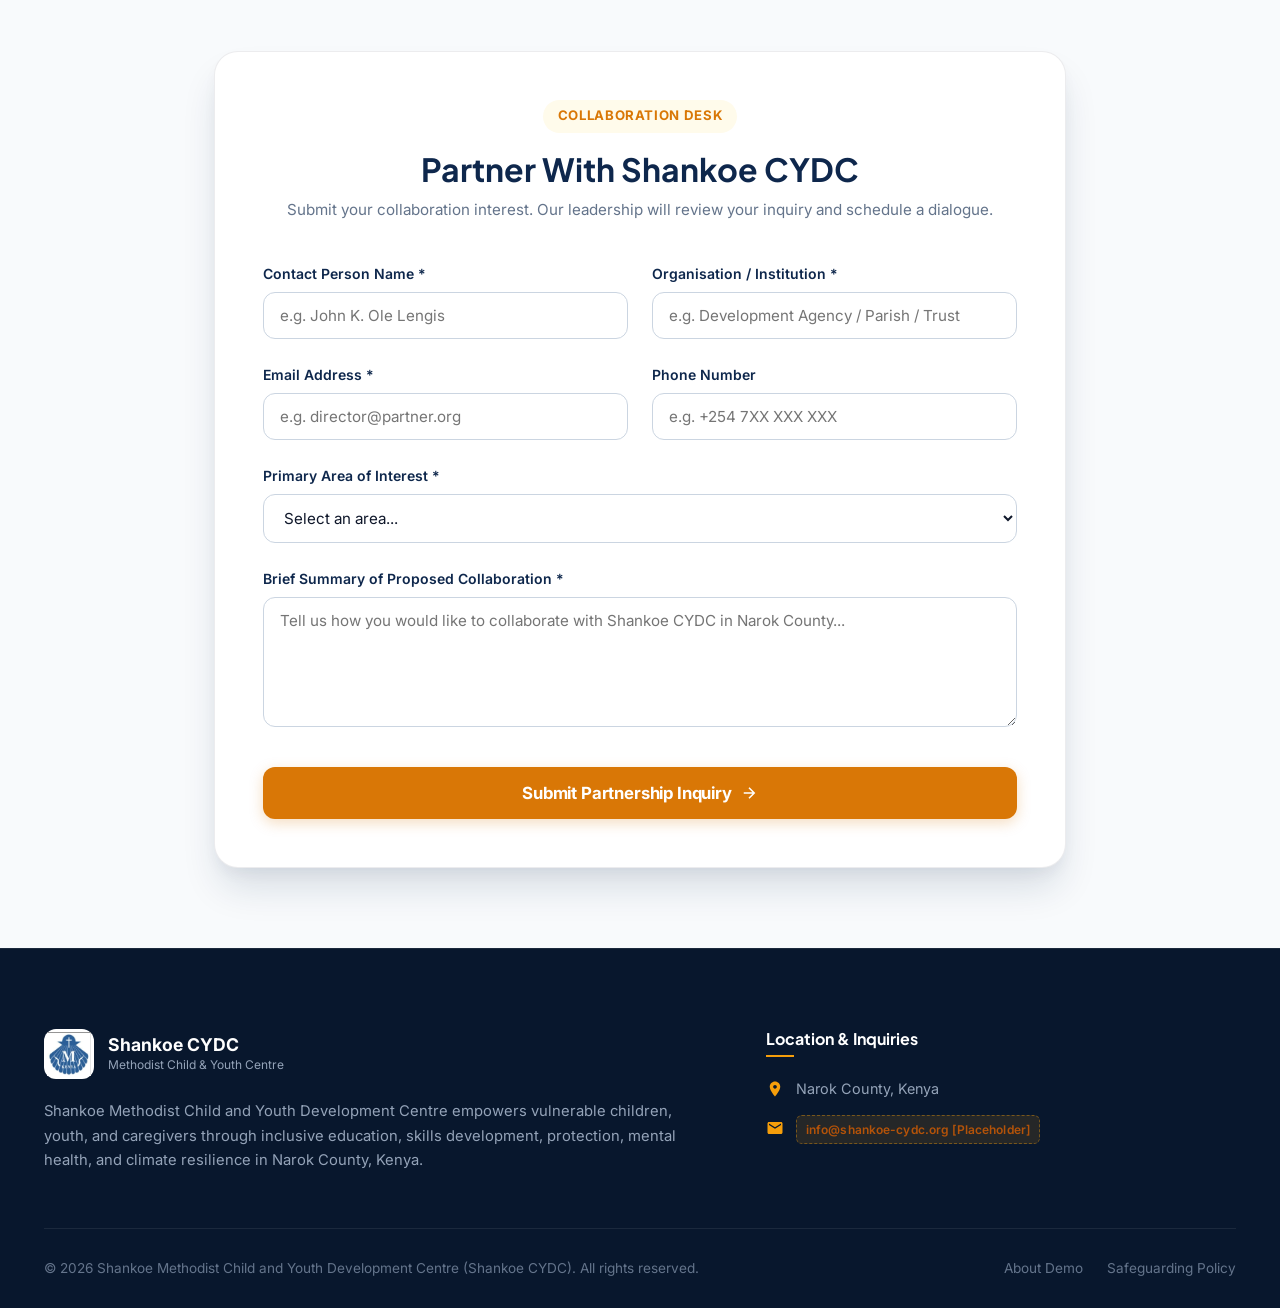
<file: get-involved.html>
<!DOCTYPE html>
<html lang="en">
<head>
  <meta charset="UTF-8">
  <meta name="viewport" content="width=device-width, initial-scale=1.0">
  <title>Get Involved &amp; Partner With Us | Shankoe CYDC</title>
  <meta name="description" content="Collaborate with Shankoe Methodist Child and Youth Development Centre. Partner with us, volunteer, support programmes, or collaborate for child and youth empowerment in Narok County, Kenya.">
  <link rel="stylesheet" href="css/style.css">
  <link rel="icon" type="image/jpeg" href="assets/images/shankoe-logo-clean.png">
</head>
<body>


  <!-- Master Header Nav -->
  <header class="header-nav">
    <div class="container nav-container">
      <a href="index.html" class="brand-wrapper" aria-label="Shankoe CYDC Home">
        <div class="brand-logo-badge">
          <img src="assets/images/shankoe-logo-clean.png" alt="Shankoe CYDC Logo">
        </div>
        <div class="brand-text">
          <span class="brand-title">Shankoe CYDC</span>
          <span class="brand-sub">Methodist Child &amp; Youth Centre</span>
        </div>
      </a>

      <!-- Desktop Nav -->
      <nav>
        <ul class="nav-menu">
          <li class="nav-item"><a href="index.html" class="nav-link">Home</a></li>
          <li class="nav-item">
            <a href="about.html" class="nav-link">About</a>
            <ul class="nav-dropdown">
              <li><a href="about.html#vision-mission">Vision &amp; Mission</a></li>
              <li><a href="about.html#core-values">Core Values</a></li>
              <li><a href="about.html#objectives">Strategic Objectives</a></li>
              <li><a href="about.html#toc">Theory of Change</a></li>
            </ul>
          </li>
          <li class="nav-item">
            <a href="programs.html" class="nav-link">Programs</a>
            <ul class="nav-dropdown">
              <li><a href="programs.html">All Programmes</a></li>
              <li><a href="programs.html#education">Education &amp; Lifelong Learning</a></li>
              <li><a href="youth.html">Youth Skills &amp; Enterprise</a></li>
              <li><a href="caregivers.html">Caregivers &amp; Community</a></li>
              <li><a href="programs.html#protection">Child &amp; Youth Protection</a></li>
              <li><a href="programs.html#mental-health">Psychosocial &amp; Mental Health</a></li>
              <li><a href="programs.html#climate">Community Climate Resilience</a></li>
            </ul>
          </li>
          <li class="nav-item"><a href="impact.html" class="nav-link">Our Impact</a></li>
          <li class="nav-item"><a href="stories.html" class="nav-link">Stories</a></li>
          <li class="nav-item"><a href="news.html" class="nav-link">News &amp; Events</a></li>
          <li class="nav-item"><a href="contact.html" class="nav-link">Contact</a></li>
        </ul>
      </nav>

      <div class="nav-actions">
        <a href="get-involved.html" class="btn btn-accent btn-sm active">Partner With Us</a>
        <button class="mobile-toggle" aria-label="Open mobile navigation menu">
          <svg viewBox="0 0 24 24" fill="none" stroke="currentColor" stroke-width="2"><path stroke-linecap="round" stroke-linejoin="round" d="M4 6h16M4 12h16M4 18h16"/></svg>
        </button>
      </div>
    </div>
  </header>

  <!-- Mobile Drawer -->
  <div class="mobile-drawer-backdrop"></div>
  <div class="mobile-drawer" role="dialog" aria-label="Mobile Navigation">
    <div class="mobile-drawer-header">
      <div class="brand-wrapper">
        <div class="brand-logo-badge">
          <img src="assets/images/shankoe-logo-clean.png" alt="Shankoe CYDC">
        </div>
        <div class="brand-text">
          <span class="brand-title">Shankoe CYDC</span>
          <span class="brand-sub">Narok County, Kenya</span>
        </div>
      </div>
      <button class="mobile-drawer-close" aria-label="Close navigation" style="background:none;border:none;cursor:pointer;padding:0.4rem;">
        <svg viewBox="0 0 24 24" width="24" height="24" stroke="currentColor" stroke-width="2" fill="none"><path d="M6 18L18 6M6 6l12 12"/></svg>
      </button>
    </div>
    <ul class="mobile-menu-list">
      <li><a href="index.html" class="mobile-menu-link">Home</a></li>
      <li><a href="about.html" class="mobile-menu-link">About Us</a></li>
      <li><a href="programs.html" class="mobile-menu-link">Programs</a></li>
      <li><a href="caregivers.html" class="mobile-menu-link">Caregiver Engagement</a></li>
      <li><a href="youth.html" class="mobile-menu-link">Youth Empowerment</a></li>
      <li><a href="impact.html" class="mobile-menu-link">Our Impact</a></li>
      <li><a href="stories.html" class="mobile-menu-link">Stories of Change</a></li>
      <li><a href="get-involved.html" class="mobile-menu-link active">Get Involved</a></li>
      <li><a href="news.html" class="mobile-menu-link">News &amp; Events</a></li>
      <li><a href="contact.html" class="mobile-menu-link">Contact</a></li>
    </ul>
  </div>

  <!-- Page Hero Header -->
  <section class="page-hero">
    <div class="container">
      <div class="breadcrumbs">
        <a href="index.html">Home</a>
        <span>/</span>
        <span>Get Involved</span>
      </div>
      <span class="eyebrow eyebrow-accent" style="margin-bottom:0.75rem;">Join Hands for Impact</span>
      <h1>Get Involved &amp; Partner With Us</h1>
      <p>
        Collaboration is the cornerstone of sustainable community transformation. Explore meaningful pathways to support, volunteer, or partner with Shankoe CYDC.
      </p>
    </div>
  </section>

  <!-- Engagement Pathways Grid -->
  <section class="section bg-white">
    <div class="container">
      <div class="section-header">
        <span class="eyebrow">Collaboration Pathways</span>
        <h2 class="section-title">Ways to Work Together</h2>
        <p class="section-desc">Whether representing an institution, community group, or wishing to volunteer skills.</p>
      </div>

      <div class="grid-3" style="margin-bottom: 4rem;">
        <!-- Pathway 1: Partner With Us -->
        <div class="card" style="border-top: 4px solid var(--primary-blue);">
          <div class="card-icon">
            <svg viewBox="0 0 24 24" fill="none" stroke="currentColor" stroke-width="2"><path d="M16 21v-2a4 4 0 0 0-4-4H6a4 4 0 0 0-4 4v2"/><circle cx="9" cy="7" r="4"/><path d="M22 21v-2a4 4 0 0 0-3-3.87"/><path d="M16 3.13a4 4 0 0 1 0 7.75"/></svg>
          </div>
          <h3 class="card-title">Institutional Partnerships</h3>
          <p class="card-text">
            For development agencies, NGOs, trusts, and government departments looking to co-implement or sponsor education, child safeguarding, or youth skills programmes.
          </p>
          <a href="#partner-form" class="card-link">Initiate Partnership &rarr;</a>
        </div>

        <!-- Pathway 2: Church & Faith-Based Partners -->
        <div class="card" style="border-top: 4px solid var(--accent-amber);">
          <div class="card-icon" style="background:var(--accent-warm); color:var(--accent-amber);">
            <svg viewBox="0 0 24 24" fill="none" stroke="currentColor" stroke-width="2"><circle cx="12" cy="12" r="10"/><path d="M12 6v12M6 10h12"/></svg>
          </div>
          <h3 class="card-title">Church &amp; Faith Networks</h3>
          <p class="card-text">
            For Methodist circuits, regional parishes, and faith-based groups seeking to support youth outreach, community dialogues, and family moral strengthening.
          </p>
          <a href="#partner-form" class="card-link">Connect Church Body &rarr;</a>
        </div>

        <!-- Pathway 3: Technical Support & Equipment -->
        <div class="card" style="border-top: 4px solid var(--accent-green);">
          <div class="card-icon" style="background:var(--accent-green-light); color:var(--accent-green);">
            <svg viewBox="0 0 24 24" fill="none" stroke="currentColor" stroke-width="2"><rect x="2" y="3" width="20" height="14" rx="2" ry="2"/><line x1="8" y1="21" x2="16" y2="21"/><line x1="12" y1="17" x2="12" y2="21"/></svg>
          </div>
          <h3 class="card-title">Support Our Programmes</h3>
          <p class="card-text">
            Provide technical curriculum expertise, vocational equipment (tools, solar gear, sewing machines), educational learning kits, or tree seedling nurseries.
          </p>
          <a href="#partner-form" class="card-link">Explore Support Options &rarr;</a>
        </div>

        <!-- Pathway 4: Volunteer & Mentorship -->
        <div class="card" style="border-top: 4px solid var(--brand-blue);">
          <div class="card-icon">
            <svg viewBox="0 0 24 24" fill="none" stroke="currentColor" stroke-width="2"><path d="M20.84 4.61a5.5 5.5 0 0 0-7.78 0L12 5.67l-1.06-1.06a5.5 5.5 0 0 0-7.78 7.78l1.06 1.06L12 21.23l7.78-7.78 1.06-1.06a5.5 5.5 0 0 0 0-7.78z"/></svg>
          </div>
          <h3 class="card-title">Volunteer &amp; Mentor</h3>
          <p class="card-text">
            Lend professional knowledge as a youth career mentor, teacher aid, mental health counselor, or climate action workshop facilitator.
          </p>
          <a href="#partner-form" class="card-link">Apply to Volunteer &rarr;</a>
        </div>

        <!-- Pathway 5: Collaborative Research -->
        <div class="card" style="border-top: 4px solid var(--primary-navy);">
          <div class="card-icon">
            <svg viewBox="0 0 24 24" fill="none" stroke="currentColor" stroke-width="2"><path d="M2 3h6a4 4 0 0 1 4 4v14a3 3 0 0 0-3-3H2z"/><path d="M22 3h-6a4 4 0 0 0-4 4v14a3 3 0 0 1 3-3h7z"/></svg>
          </div>
          <h3 class="card-title">Academic &amp; Research Alliances</h3>
          <p class="card-text">
            Collaborate on participatory community research, child development baseline studies, and climate resilience assessments in pastoralist regions.
          </p>
          <a href="#partner-form" class="card-link">Inquire for Research &rarr;</a>
        </div>

        <!-- Pathway 6: Community Action -->
        <div class="card" style="border-top: 4px solid var(--accent-amber);">
          <div class="card-icon" style="background:var(--accent-warm); color:var(--accent-amber);">
            <svg viewBox="0 0 24 24" fill="none" stroke="currentColor" stroke-width="2"><path d="M17 21v-2a4 4 0 0 0-4-4H5a4 4 0 0 0-4 4v2"/><circle cx="9" cy="7" r="4"/></svg>
          </div>
          <h3 class="card-title">Local Community Mobilisation</h3>
          <p class="card-text">
            For Narok County local leaders, youth groups, and women's associations seeking to host child protection and parenting dialogues in your village.
          </p>
          <a href="contact.html" class="card-link">Contact Narok Team &rarr;</a>
        </div>
      </div>
    </div>
  </section>

  <!-- Interactive Partnership Inquiry Form -->
  <section class="section bg-light" id="partner-form">
    <div class="container container-narrow">
      <div class="form-card">
        <div style="text-align: center; margin-bottom: 2.5rem;">
          <span class="eyebrow eyebrow-accent">Collaboration Desk</span>
          <h2 style="font-size: 2rem; color: var(--primary-navy); margin-bottom: 0.5rem;">Partner With Shankoe CYDC</h2>
          <p style="color: var(--text-muted); font-size: 0.95rem;">
            Submit your collaboration interest. Our leadership will review your inquiry and schedule a dialogue.
          </p>
        </div>

        <form id="partnerInquiryForm">
          <div class="form-grid">
            <div class="form-group">
              <label class="form-label" for="partnerName">Contact Person Name *</label>
              <input type="text" id="partnerName" name="name" class="form-control" placeholder="e.g. John K. Ole Lengis" required>
            </div>

            <div class="form-group">
              <label class="form-label" for="partnerOrg">Organisation / Institution *</label>
              <input type="text" id="partnerOrg" name="org" class="form-control" placeholder="e.g. Development Agency / Parish / Trust" required>
            </div>

            <div class="form-group">
              <label class="form-label" for="partnerEmail">Email Address *</label>
              <input type="email" id="partnerEmail" name="email" class="form-control" placeholder="e.g. director@partner.org" required>
            </div>

            <div class="form-group">
              <label class="form-label" for="partnerPhone">Phone Number</label>
              <input type="tel" id="partnerPhone" name="phone" class="form-control" placeholder="e.g. +254 7XX XXX XXX">
            </div>

            <div class="form-group full-width">
              <label class="form-label" for="partnershipType">Primary Area of Interest *</label>
              <select id="partnershipType" name="interest" class="form-control" required>
                <option value="" disabled selected>Select an area...</option>
                <option value="Education Support">Education &amp; Lifelong Learning</option>
                <option value="Youth Skills & Entrepreneurship">Youth Skills &amp; Entrepreneurship</option>
                <option value="Mental Health & Psychosocial">Mental Health &amp; Psychosocial Care</option>
                <option value="Child Safeguarding">Child &amp; Youth Safeguarding</option>
                <option value="Climate Resilience">Community Climate Resilience</option>
                <option value="Volunteering & Mentorship">Volunteer / Mentorship Program</option>
                <option value="Institutional Grant / Partnership">Institutional Grant or Joint Partnership</option>
              </select>
            </div>

            <div class="form-group full-width">
              <label class="form-label" for="partnerMessage">Brief Summary of Proposed Collaboration *</label>
              <textarea id="partnerMessage" name="message" class="form-control" placeholder="Tell us how you would like to collaborate with Shankoe CYDC in Narok County..." required></textarea>
            </div>

            <div class="form-group full-width" style="margin-top: 1rem;">
              <button type="submit" class="btn btn-accent btn-lg" style="width: 100%;">
                Submit Partnership Inquiry
                <svg viewBox="0 0 24 24" fill="none" stroke="currentColor" stroke-width="2"><path d="M5 12h14M12 5l7 7-7 7"/></svg>
              </button>
            </div>
          </div>
        </form>
      </div>
    </div>
  </section>

  <!-- Master Footer -->
  <footer class="site-footer">
    <div class="container">
      <div class="footer-top">
        <div class="footer-brand">
          <div class="footer-logo-row">
            <div class="footer-logo-badge">
              <img src="assets/images/shankoe-logo-clean.png" alt="Shankoe CYDC">
            </div>
            <div>
              <div class="footer-brand-title">Shankoe CYDC</div>
              <div style="font-size:0.75rem; color:#94a3b8;">Methodist Child &amp; Youth Centre</div>
            </div>
          </div>
          <p>
            Shankoe Methodist Child and Youth Development Centre empowers vulnerable children, youth, and caregivers through inclusive education, skills development, protection, mental health, and climate resilience in Narok County, Kenya.
          </p>
        </div>


        <div class="footer-col">
          <h4>Location &amp; Inquiries</h4>
          <ul class="footer-contact-list">
            <li class="footer-contact-item">
              <svg viewBox="0 0 24 24" fill="currentColor"><path d="M12 2C8.13 2 5 5.13 5 9c0 5.25 7 13 7 13s7-7.75 7-13c0-3.87-3.13-7-7-7zm0 9.5c-1.38 0-2.5-1.12-2.5-2.5s1.12-2.5 2.5-2.5 2.5 1.12 2.5 2.5-1.12 2.5-2.5 2.5z"/></svg>
              <span>Narok County, Kenya</span>
            </li>
            <li class="footer-contact-item">
              <svg viewBox="0 0 24 24" fill="currentColor"><path d="M20 4H4c-1.1 0-1.99.9-1.99 2L2 18c0 1.1.9 2 2 2h16c1.1 0 2-.9 2-2V6c0-1.1-.9-2-2-2zm0 4l-8 5-8-5V6l8 5 8-5v2z"/></svg>
              <span class="placeholder-tag" data-placeholder="true">info@shankoe-cydc.org [Placeholder]</span>
            </li>
          </ul>
        </div>
      </div>

      <div class="footer-bottom">
        <p>&copy; 2026 Shankoe Methodist Child and Youth Development Centre (Shankoe CYDC). All rights reserved.</p>
        <div class="footer-bottom-links">
          <a href="about.html">About Demo</a>
          <a href="contact.html">Safeguarding Policy</a>
        </div>
      </div>
    </div>
  </footer>



  <script src="js/main.js"></script>
</body>
</html>
</file>
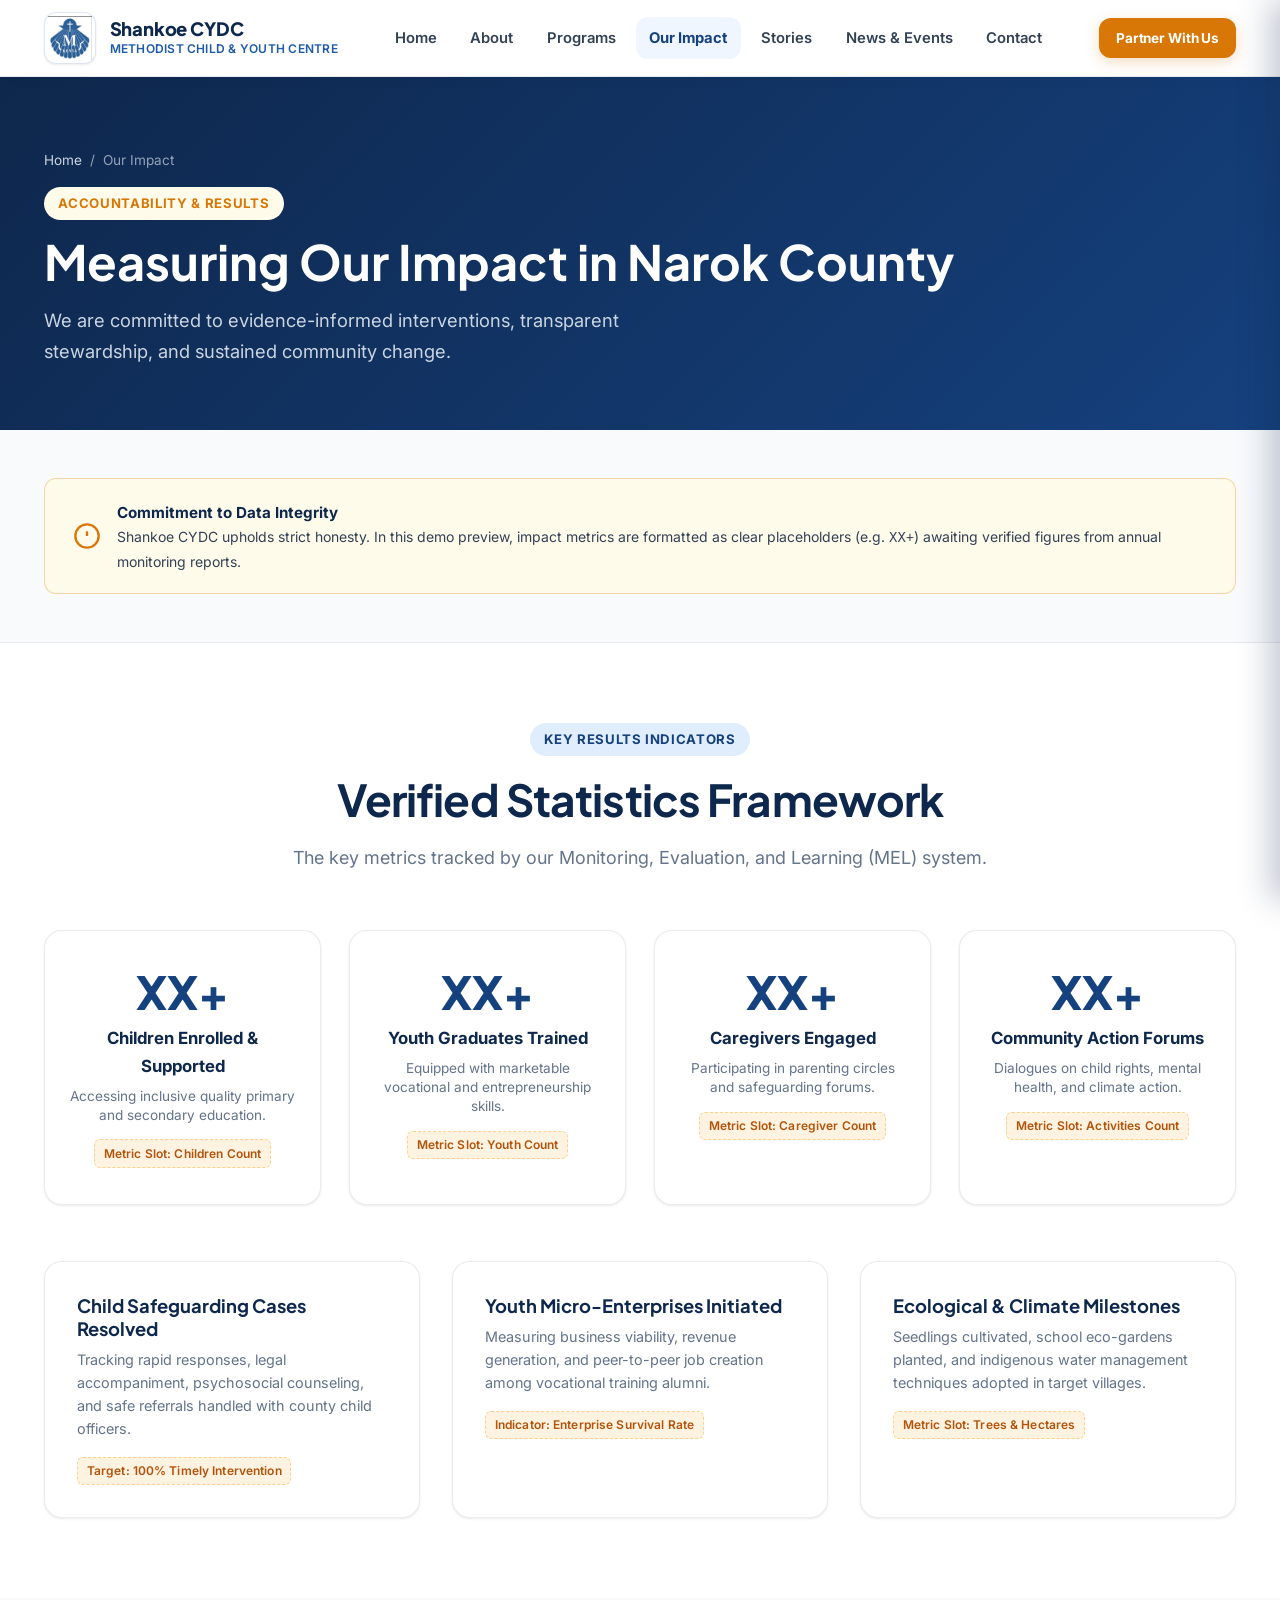
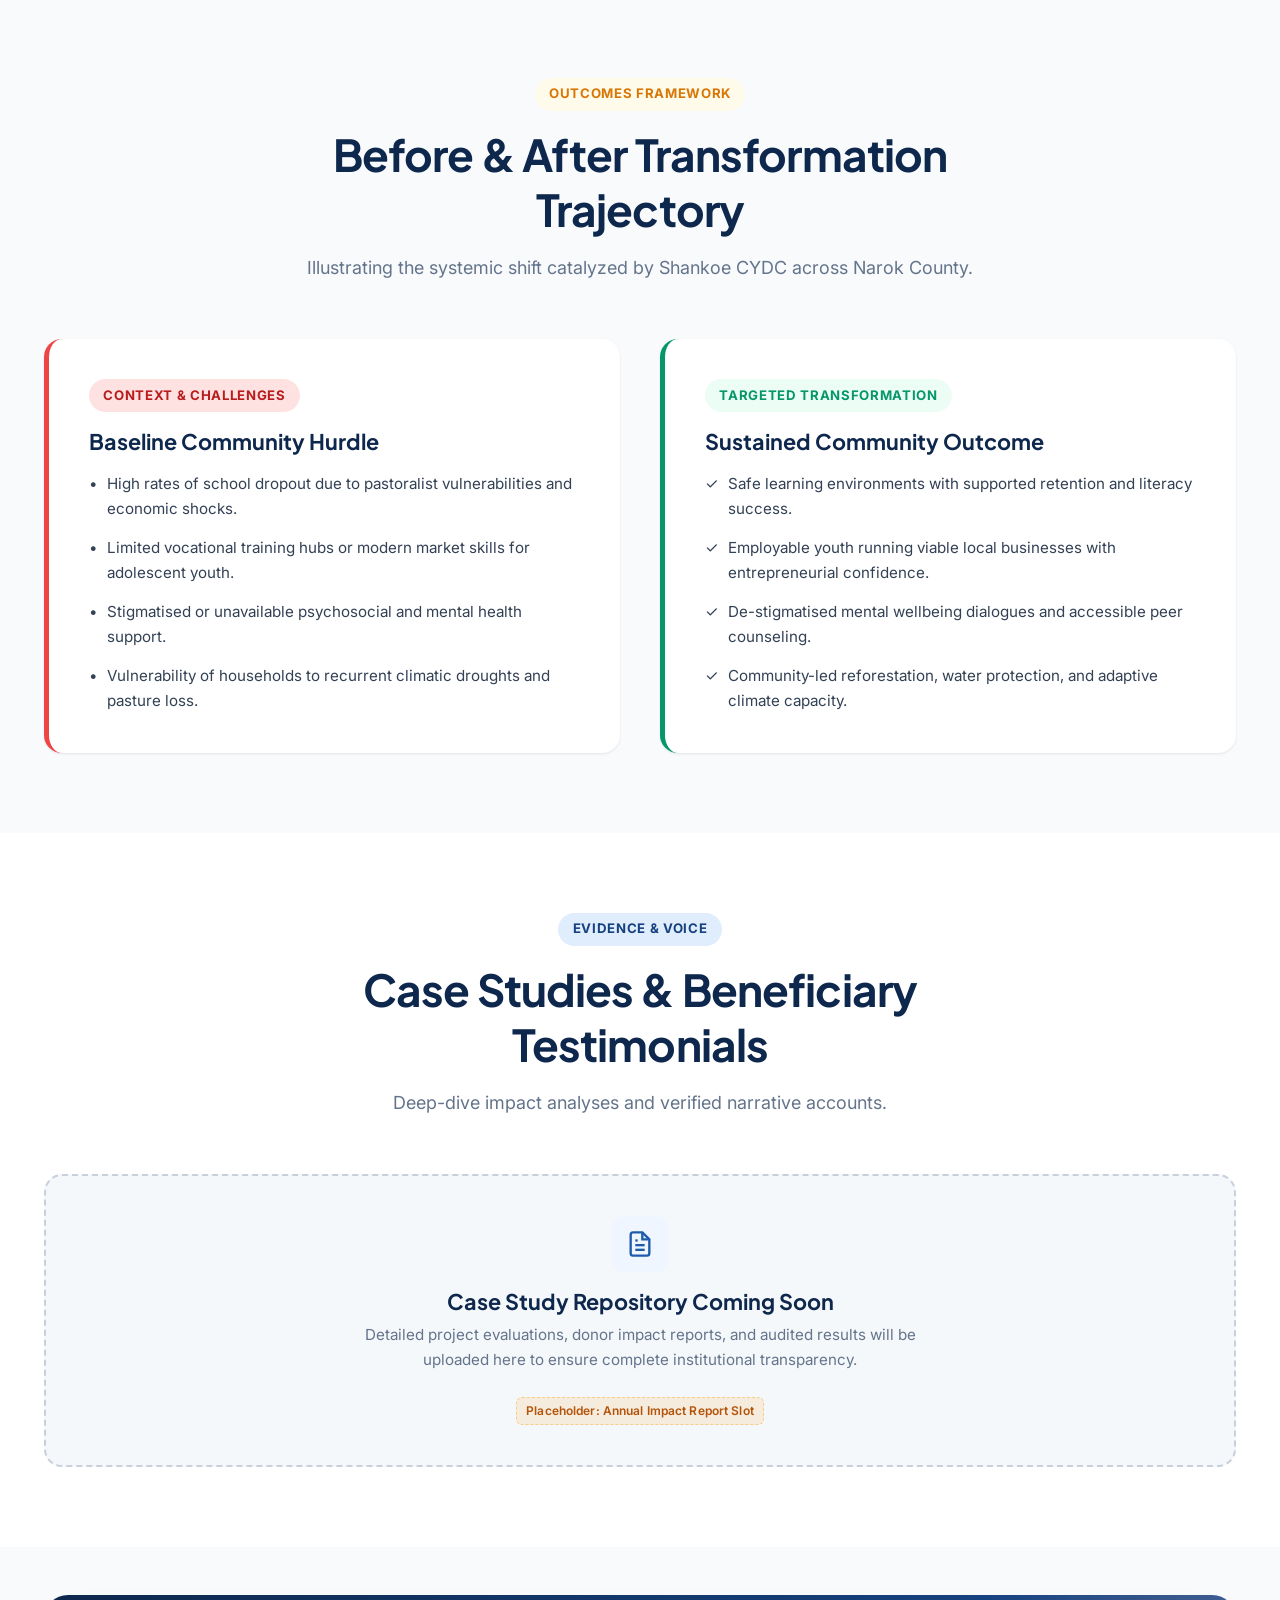
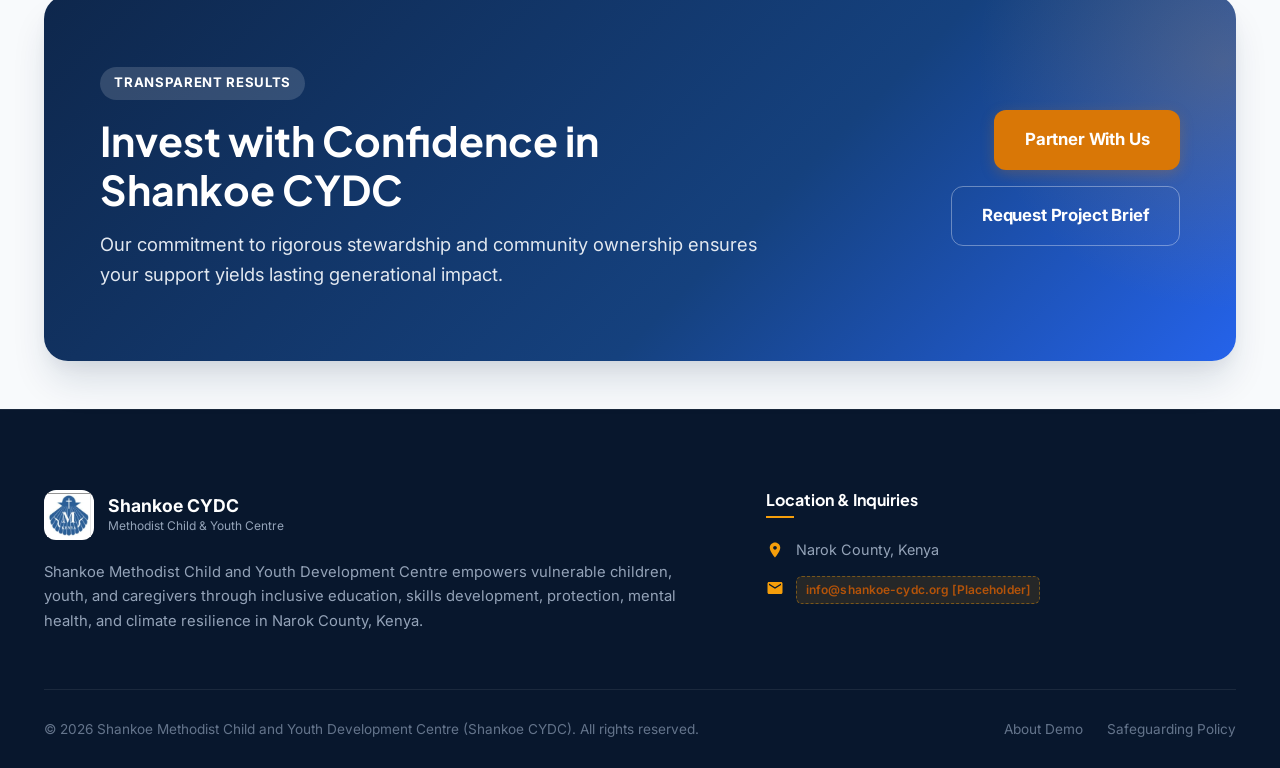
<file: impact.html>
<!DOCTYPE html>
<html lang="en">
<head>
  <meta charset="UTF-8">
  <meta name="viewport" content="width=device-width, initial-scale=1.0">
  <title>Our Impact &amp; Accountability | Shankoe CYDC</title>
  <meta name="description" content="Impact framework and monitoring for Shankoe Methodist Child and Youth Development Centre in Narok County, Kenya. Demonstrating outcomes, community reach, and accountability.">
  <link rel="stylesheet" href="css/style.css">
  <link rel="icon" type="image/jpeg" href="assets/images/shankoe-logo-clean.png">
</head>
<body>


  <!-- Master Header Nav -->
  <header class="header-nav">
    <div class="container nav-container">
      <a href="index.html" class="brand-wrapper" aria-label="Shankoe CYDC Home">
        <div class="brand-logo-badge">
          <img src="assets/images/shankoe-logo-clean.png" alt="Shankoe CYDC Logo">
        </div>
        <div class="brand-text">
          <span class="brand-title">Shankoe CYDC</span>
          <span class="brand-sub">Methodist Child &amp; Youth Centre</span>
        </div>
      </a>

      <!-- Desktop Nav -->
      <nav>
        <ul class="nav-menu">
          <li class="nav-item"><a href="index.html" class="nav-link">Home</a></li>
          <li class="nav-item">
            <a href="about.html" class="nav-link">About</a>
            <ul class="nav-dropdown">
              <li><a href="about.html#vision-mission">Vision &amp; Mission</a></li>
              <li><a href="about.html#core-values">Core Values</a></li>
              <li><a href="about.html#objectives">Strategic Objectives</a></li>
              <li><a href="about.html#toc">Theory of Change</a></li>
            </ul>
          </li>
          <li class="nav-item">
            <a href="programs.html" class="nav-link">Programs</a>
            <ul class="nav-dropdown">
              <li><a href="programs.html">All Programmes</a></li>
              <li><a href="programs.html#education">Education &amp; Lifelong Learning</a></li>
              <li><a href="youth.html">Youth Skills &amp; Enterprise</a></li>
              <li><a href="caregivers.html">Caregivers &amp; Community</a></li>
              <li><a href="programs.html#protection">Child &amp; Youth Protection</a></li>
              <li><a href="programs.html#mental-health">Psychosocial &amp; Mental Health</a></li>
              <li><a href="programs.html#climate">Community Climate Resilience</a></li>
            </ul>
          </li>
          <li class="nav-item"><a href="impact.html" class="nav-link active">Our Impact</a></li>
          <li class="nav-item"><a href="stories.html" class="nav-link">Stories</a></li>
          <li class="nav-item"><a href="news.html" class="nav-link">News &amp; Events</a></li>
          <li class="nav-item"><a href="contact.html" class="nav-link">Contact</a></li>
        </ul>
      </nav>

      <div class="nav-actions">
        <a href="get-involved.html" class="btn btn-accent btn-sm">Partner With Us</a>
        <button class="mobile-toggle" aria-label="Open mobile navigation menu">
          <svg viewBox="0 0 24 24" fill="none" stroke="currentColor" stroke-width="2"><path stroke-linecap="round" stroke-linejoin="round" d="M4 6h16M4 12h16M4 18h16"/></svg>
        </button>
      </div>
    </div>
  </header>

  <!-- Mobile Drawer -->
  <div class="mobile-drawer-backdrop"></div>
  <div class="mobile-drawer" role="dialog" aria-label="Mobile Navigation">
    <div class="mobile-drawer-header">
      <div class="brand-wrapper">
        <div class="brand-logo-badge">
          <img src="assets/images/shankoe-logo-clean.png" alt="Shankoe CYDC">
        </div>
        <div class="brand-text">
          <span class="brand-title">Shankoe CYDC</span>
          <span class="brand-sub">Narok County, Kenya</span>
        </div>
      </div>
      <button class="mobile-drawer-close" aria-label="Close navigation" style="background:none;border:none;cursor:pointer;padding:0.4rem;">
        <svg viewBox="0 0 24 24" width="24" height="24" stroke="currentColor" stroke-width="2" fill="none"><path d="M6 18L18 6M6 6l12 12"/></svg>
      </button>
    </div>
    <ul class="mobile-menu-list">
      <li><a href="index.html" class="mobile-menu-link">Home</a></li>
      <li><a href="about.html" class="mobile-menu-link">About Us</a></li>
      <li><a href="programs.html" class="mobile-menu-link">Programs</a></li>
      <li><a href="caregivers.html" class="mobile-menu-link">Caregiver Engagement</a></li>
      <li><a href="youth.html" class="mobile-menu-link">Youth Empowerment</a></li>
      <li><a href="impact.html" class="mobile-menu-link active">Our Impact</a></li>
      <li><a href="stories.html" class="mobile-menu-link">Stories of Change</a></li>
      <li><a href="get-involved.html" class="mobile-menu-link">Get Involved</a></li>
      <li><a href="news.html" class="mobile-menu-link">News &amp; Events</a></li>
      <li><a href="contact.html" class="mobile-menu-link">Contact</a></li>
    </ul>
  </div>

  <!-- Page Hero Header -->
  <section class="page-hero">
    <div class="container">
      <div class="breadcrumbs">
        <a href="index.html">Home</a>
        <span>/</span>
        <span>Our Impact</span>
      </div>
      <span class="eyebrow eyebrow-accent" style="margin-bottom:0.75rem;">Accountability &amp; Results</span>
      <h1>Measuring Our Impact in Narok County</h1>
      <p>
        We are committed to evidence-informed interventions, transparent stewardship, and sustained community change.
      </p>
    </div>
  </section>

  <!-- Editorial Note / Transparency Banner -->
  <section class="section-sm bg-light" style="border-bottom: 1px solid var(--border-light);">
    <div class="container">
      <div style="background: var(--accent-warm); border: 1px solid rgba(217, 119, 6, 0.3); border-radius: var(--radius-md); padding: 1.25rem 1.75rem; display: flex; align-items: center; gap: 1rem;">
        <svg viewBox="0 0 24 24" width="28" height="28" fill="none" stroke="currentColor" stroke-width="2" style="color:var(--accent-amber); flex-shrink:0;"><circle cx="12" cy="12" r="10"/><line x1="12" y1="8" x2="12" y2="12"/><line x1="12" y1="16" x2="12.01" y2="16"/></svg>
        <div>
          <strong style="color: var(--primary-navy); font-size: 0.95rem;">Commitment to Data Integrity</strong>
          <p style="font-size: 0.875rem; color: var(--text-body); margin: 0;">
            Shankoe CYDC upholds strict honesty. In this demo preview, impact metrics are formatted as clear placeholders (e.g. <code>XX+</code>) awaiting verified figures from annual monitoring reports.
          </p>
        </div>
      </div>
    </div>
  </section>

  <!-- Metric Dashboard Grid -->
  <section class="section bg-white">
    <div class="container">
      <div class="section-header">
        <span class="eyebrow">Key Results Indicators</span>
        <h2 class="section-title">Verified Statistics Framework</h2>
        <p class="section-desc">The key metrics tracked by our Monitoring, Evaluation, and Learning (MEL) system.</p>
      </div>

      <div class="impact-grid" style="margin-bottom: 3.5rem;">
        <div class="stat-card" data-placeholder="true">
          <div class="stat-number">XX+</div>
          <div class="stat-label">Children Enrolled &amp; Supported</div>
          <div class="stat-desc">Accessing inclusive quality primary and secondary education.</div>
          <span class="placeholder-tag">Metric Slot: Children Count</span>
        </div>

        <div class="stat-card" data-placeholder="true">
          <div class="stat-number">XX+</div>
          <div class="stat-label">Youth Graduates Trained</div>
          <div class="stat-desc">Equipped with marketable vocational and entrepreneurship skills.</div>
          <span class="placeholder-tag">Metric Slot: Youth Count</span>
        </div>

        <div class="stat-card" data-placeholder="true">
          <div class="stat-number">XX+</div>
          <div class="stat-label">Caregivers Engaged</div>
          <div class="stat-desc">Participating in parenting circles and safeguarding forums.</div>
          <span class="placeholder-tag">Metric Slot: Caregiver Count</span>
        </div>

        <div class="stat-card" data-placeholder="true">
          <div class="stat-number">XX+</div>
          <div class="stat-label">Community Action Forums</div>
          <div class="stat-desc">Dialogues on child rights, mental health, and climate action.</div>
          <span class="placeholder-tag">Metric Slot: Activities Count</span>
        </div>
      </div>

      <!-- Additional Qualitative Indicators -->
      <div class="grid-3">
        <div class="card" data-placeholder="true">
          <h4 style="font-size: 1.15rem; margin-bottom: 0.5rem;">Child Safeguarding Cases Resolved</h4>
          <p style="font-size: 0.9rem; color: var(--text-muted); line-height: 1.6; margin-bottom: 1rem;">
            Tracking rapid responses, legal accompaniment, psychosocial counseling, and safe referrals handled with county child officers.
          </p>
          <span class="placeholder-tag">Target: 100% Timely Intervention</span>
        </div>

        <div class="card" data-placeholder="true">
          <h4 style="font-size: 1.15rem; margin-bottom: 0.5rem;">Youth Micro-Enterprises Initiated</h4>
          <p style="font-size: 0.9rem; color: var(--text-muted); line-height: 1.6; margin-bottom: 1rem;">
            Measuring business viability, revenue generation, and peer-to-peer job creation among vocational training alumni.
          </p>
          <span class="placeholder-tag">Indicator: Enterprise Survival Rate</span>
        </div>

        <div class="card" data-placeholder="true">
          <div style="display:flex; justify-content:space-between; align-items:center; margin-bottom:0.5rem;">
            <h4 style="font-size: 1.15rem; margin: 0;">Ecological &amp; Climate Milestones</h4>
          </div>
          <p style="font-size: 0.9rem; color: var(--text-muted); line-height: 1.6; margin-bottom: 1rem;">
            Seedlings cultivated, school eco-gardens planted, and indigenous water management techniques adopted in target villages.
          </p>
          <span class="placeholder-tag">Metric Slot: Trees &amp; Hectares</span>
        </div>
      </div>
    </div>
  </section>

  <!-- Outcomes & Theory of Change Alignment -->
  <section class="section bg-light">
    <div class="container">
      <div class="section-header">
        <span class="eyebrow eyebrow-accent">Outcomes Framework</span>
        <h2 class="section-title">Before &amp; After Transformation Trajectory</h2>
        <p class="section-desc">Illustrating the systemic shift catalyzed by Shankoe CYDC across Narok County.</p>
      </div>

      <div class="grid-2" style="gap: 2.5rem;">
        <div style="background: #ffffff; border-radius: var(--radius-lg); padding: 2.5rem; border-left: 5px solid #ef4444; box-shadow: var(--shadow-sm);">
          <span class="eyebrow" style="background:#fee2e2; color:#b91c1c; margin-bottom:1rem;">Context &amp; Challenges</span>
          <h3 style="font-size: 1.35rem; margin-bottom: 1rem;">Baseline Community Hurdle</h3>
          <ul style="list-style: none; display: flex; flex-direction: column; gap: 0.85rem; font-size: 0.95rem; color: var(--text-body);">
            <li style="display:flex; gap:0.6rem;">&bull; <span>High rates of school dropout due to pastoralist vulnerabilities and economic shocks.</span></li>
            <li style="display:flex; gap:0.6rem;">&bull; <span>Limited vocational training hubs or modern market skills for adolescent youth.</span></li>
            <li style="display:flex; gap:0.6rem;">&bull; <span>Stigmatised or unavailable psychosocial and mental health support.</span></li>
            <li style="display:flex; gap:0.6rem;">&bull; <span>Vulnerability of households to recurrent climatic droughts and pasture loss.</span></li>
          </ul>
        </div>

        <div style="background: #ffffff; border-radius: var(--radius-lg); padding: 2.5rem; border-left: 5px solid var(--accent-green); box-shadow: var(--shadow-sm);">
          <span class="eyebrow" style="background:var(--accent-green-light); color:var(--accent-green); margin-bottom:1rem;">Targeted Transformation</span>
          <h3 style="font-size: 1.35rem; margin-bottom: 1rem;">Sustained Community Outcome</h3>
          <ul style="list-style: none; display: flex; flex-direction: column; gap: 0.85rem; font-size: 0.95rem; color: var(--text-body);">
            <li style="display:flex; gap:0.6rem;">&check; <span>Safe learning environments with supported retention and literacy success.</span></li>
            <li style="display:flex; gap:0.6rem;">&check; <span>Employable youth running viable local businesses with entrepreneurial confidence.</span></li>
            <li style="display:flex; gap:0.6rem;">&check; <span>De-stigmatised mental wellbeing dialogues and accessible peer counseling.</span></li>
            <li style="display:flex; gap:0.6rem;">&check; <span>Community-led reforestation, water protection, and adaptive climate capacity.</span></li>
          </ul>
        </div>
      </div>
    </div>
  </section>

  <!-- Case Studies / Testimonials Placeholder -->
  <section class="section bg-white">
    <div class="container">
      <div class="section-header">
        <span class="eyebrow">Evidence &amp; Voice</span>
        <h2 class="section-title">Case Studies &amp; Beneficiary Testimonials</h2>
        <p class="section-desc">Deep-dive impact analyses and verified narrative accounts.</p>
      </div>

      <div class="placeholder-box" data-placeholder="true">
        <div class="card-icon" style="margin: 0 auto 1rem; width:56px; height:56px;">
          <svg viewBox="0 0 24 24" fill="none" stroke="currentColor" stroke-width="2"><path d="M14 2H6a2 2 0 0 0-2 2v16a2 2 0 0 0 2 2h12a2 2 0 0 0 2-2V8z"/><polyline points="14 2 14 8 20 8"/><line x1="16" y1="13" x2="8" y2="13"/><line x1="16" y1="17" x2="8" y2="17"/><polyline points="10 9 9 9 8 9"/></svg>
        </div>
        <h3 style="color: var(--primary-navy); font-size: 1.35rem; margin-bottom: 0.5rem;">Case Study Repository Coming Soon</h3>
        <p style="max-width: 620px; margin: 0 auto 1.5rem; font-size: 0.95rem; line-height: 1.6;">
          Detailed project evaluations, donor impact reports, and audited results will be uploaded here to ensure complete institutional transparency.
        </p>
        <span class="placeholder-tag">Placeholder: Annual Impact Report Slot</span>
      </div>
    </div>
  </section>

  <!-- Final CTA -->
  <section class="section-sm">
    <div class="container">
      <div class="cta-banner">
        <div class="cta-grid">
          <div>
            <span class="eyebrow eyebrow-white" style="margin-bottom: 1rem;">Transparent Results</span>
            <h2>Invest with Confidence in Shankoe CYDC</h2>
            <p>Our commitment to rigorous stewardship and community ownership ensures your support yields lasting generational impact.</p>
          </div>
          <div class="cta-buttons">
            <a href="get-involved.html" class="btn btn-accent btn-lg">Partner With Us</a>
            <a href="contact.html" class="btn btn-outline-white btn-lg">Request Project Brief</a>
          </div>
        </div>
      </div>
    </div>
  </section>

  <!-- Master Footer -->
  <footer class="site-footer">
    <div class="container">
      <div class="footer-top">
        <div class="footer-brand">
          <div class="footer-logo-row">
            <div class="footer-logo-badge">
              <img src="assets/images/shankoe-logo-clean.png" alt="Shankoe CYDC">
            </div>
            <div>
              <div class="footer-brand-title">Shankoe CYDC</div>
              <div style="font-size:0.75rem; color:#94a3b8;">Methodist Child &amp; Youth Centre</div>
            </div>
          </div>
          <p>
            Shankoe Methodist Child and Youth Development Centre empowers vulnerable children, youth, and caregivers through inclusive education, skills development, protection, mental health, and climate resilience in Narok County, Kenya.
          </p>
        </div>


        <div class="footer-col">
          <h4>Location &amp; Inquiries</h4>
          <ul class="footer-contact-list">
            <li class="footer-contact-item">
              <svg viewBox="0 0 24 24" fill="currentColor"><path d="M12 2C8.13 2 5 5.13 5 9c0 5.25 7 13 7 13s7-7.75 7-13c0-3.87-3.13-7-7-7zm0 9.5c-1.38 0-2.5-1.12-2.5-2.5s1.12-2.5 2.5-2.5 2.5 1.12 2.5 2.5-1.12 2.5-2.5 2.5z"/></svg>
              <span>Narok County, Kenya</span>
            </li>
            <li class="footer-contact-item">
              <svg viewBox="0 0 24 24" fill="currentColor"><path d="M20 4H4c-1.1 0-1.99.9-1.99 2L2 18c0 1.1.9 2 2 2h16c1.1 0 2-.9 2-2V6c0-1.1-.9-2-2-2zm0 4l-8 5-8-5V6l8 5 8-5v2z"/></svg>
              <span class="placeholder-tag" data-placeholder="true">info@shankoe-cydc.org [Placeholder]</span>
            </li>
          </ul>
        </div>
      </div>

      <div class="footer-bottom">
        <p>&copy; 2026 Shankoe Methodist Child and Youth Development Centre (Shankoe CYDC). All rights reserved.</p>
        <div class="footer-bottom-links">
          <a href="about.html">About Demo</a>
          <a href="contact.html">Safeguarding Policy</a>
        </div>
      </div>
    </div>
  </footer>



  <script src="js/main.js"></script>
</body>
</html>
</file>
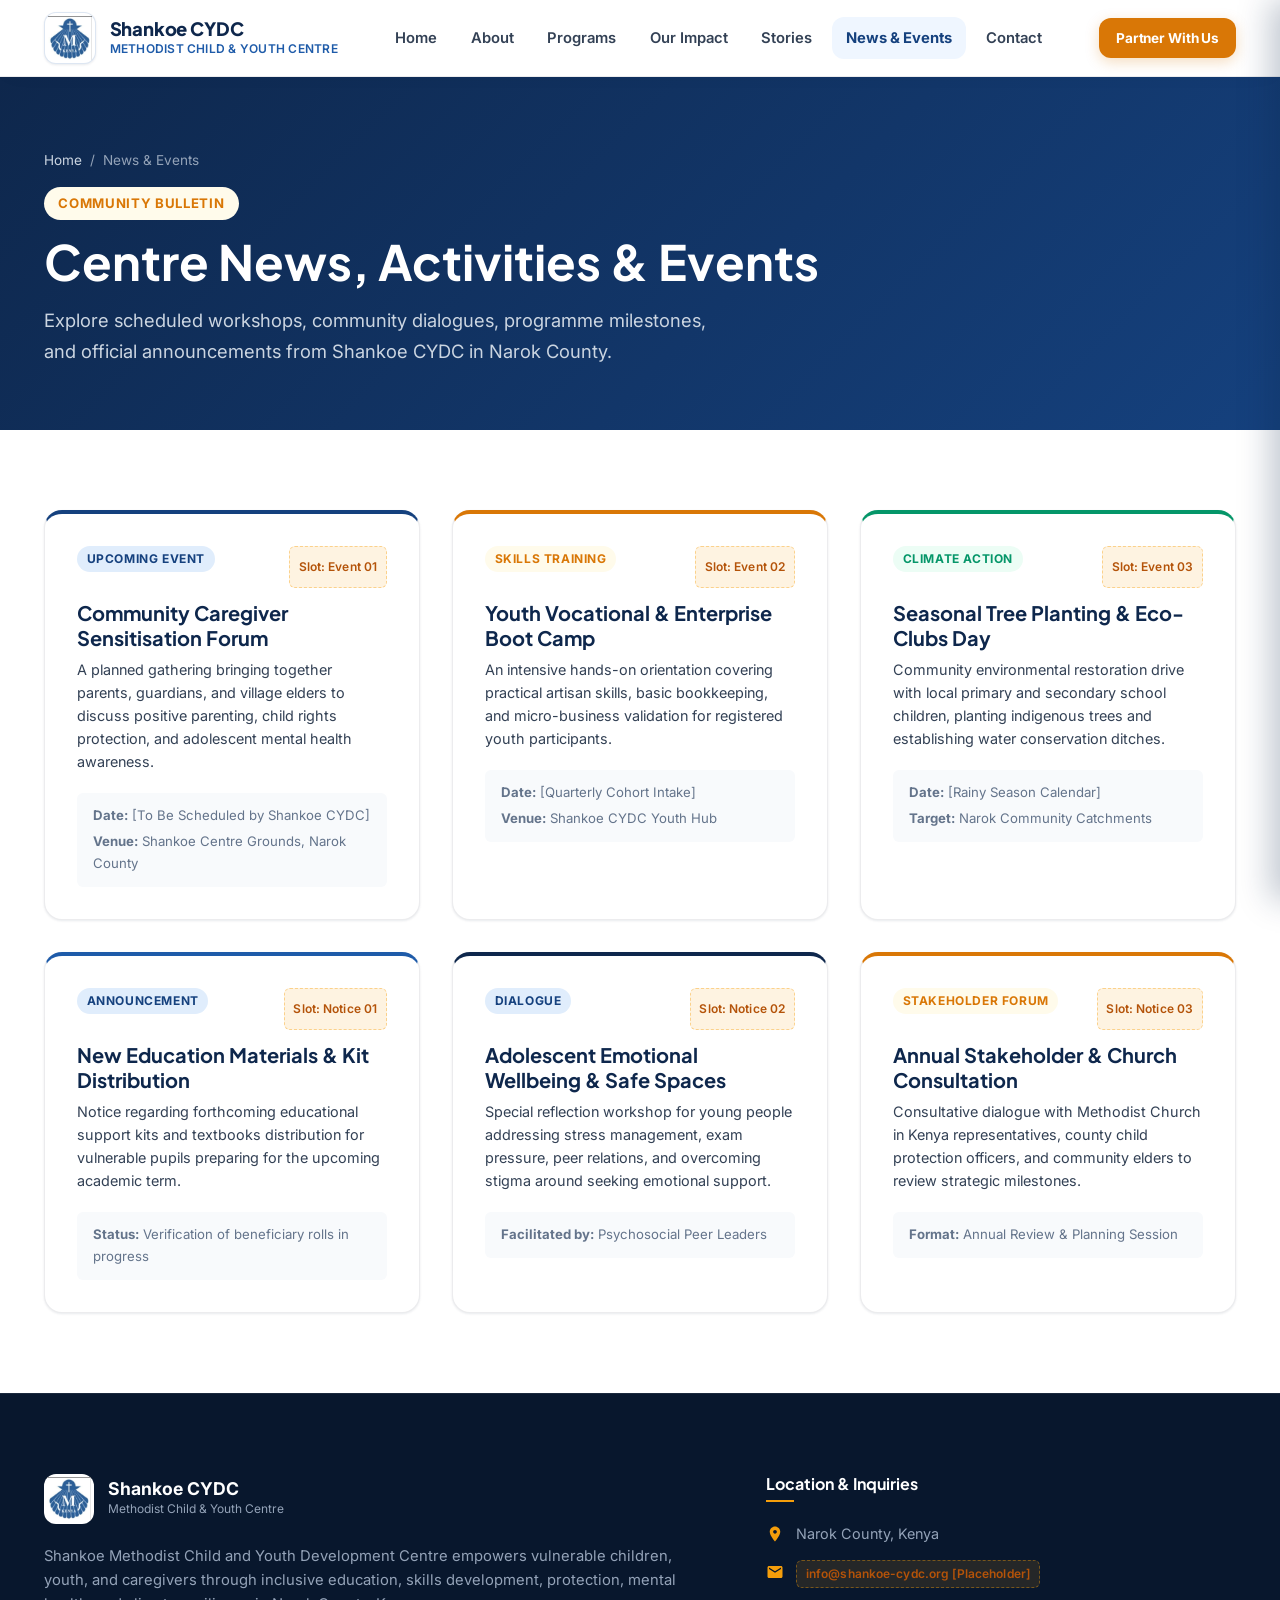
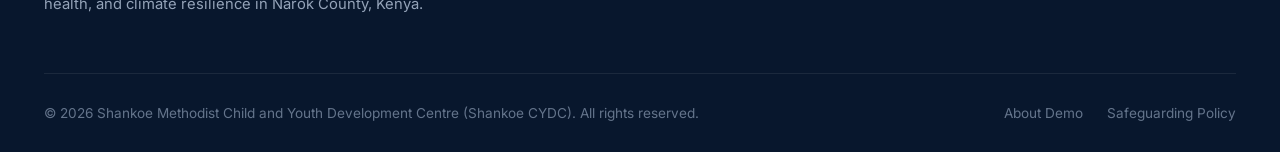
<file: news.html>
<!DOCTYPE html>
<html lang="en">
<head>
  <meta charset="UTF-8">
  <meta name="viewport" content="width=device-width, initial-scale=1.0">
  <title>News &amp; Events | Shankoe CYDC</title>
  <meta name="description" content="Stay updated with latest announcements, community dialogues, and training workshops from Shankoe Methodist Child and Youth Development Centre in Narok County, Kenya.">
  <link rel="stylesheet" href="css/style.css">
  <link rel="icon" type="image/jpeg" href="assets/images/shankoe-logo-clean.png">
</head>
<body>


  <!-- Header Nav -->
  <header class="header-nav">
    <div class="container nav-container">
      <a href="index.html" class="brand-wrapper" aria-label="Shankoe CYDC Home">
        <div class="brand-logo-badge">
          <img src="assets/images/shankoe-logo-clean.png" alt="Shankoe CYDC Logo">
        </div>
        <div class="brand-text">
          <span class="brand-title">Shankoe CYDC</span>
          <span class="brand-sub">Methodist Child &amp; Youth Centre</span>
        </div>
      </a>

      <!-- Desktop Nav -->
      <nav>
        <ul class="nav-menu">
          <li class="nav-item"><a href="index.html" class="nav-link">Home</a></li>
          <li class="nav-item">
            <a href="about.html" class="nav-link">About</a>
            <ul class="nav-dropdown">
              <li><a href="about.html#vision-mission">Vision &amp; Mission</a></li>
              <li><a href="about.html#core-values">Core Values</a></li>
              <li><a href="about.html#objectives">Strategic Objectives</a></li>
              <li><a href="about.html#toc">Theory of Change</a></li>
            </ul>
          </li>
          <li class="nav-item">
            <a href="programs.html" class="nav-link">Programs</a>
            <ul class="nav-dropdown">
              <li><a href="programs.html">All Programmes</a></li>
              <li><a href="programs.html#education">Education &amp; Lifelong Learning</a></li>
              <li><a href="youth.html">Youth Skills &amp; Enterprise</a></li>
              <li><a href="caregivers.html">Caregivers &amp; Community</a></li>
              <li><a href="programs.html#protection">Child &amp; Youth Protection</a></li>
              <li><a href="programs.html#mental-health">Psychosocial &amp; Mental Health</a></li>
              <li><a href="programs.html#climate">Community Climate Resilience</a></li>
            </ul>
          </li>
          <li class="nav-item"><a href="impact.html" class="nav-link">Our Impact</a></li>
          <li class="nav-item"><a href="stories.html" class="nav-link">Stories</a></li>
          <li class="nav-item"><a href="news.html" class="nav-link active">News &amp; Events</a></li>
          <li class="nav-item"><a href="contact.html" class="nav-link">Contact</a></li>
        </ul>
      </nav>

      <div class="nav-actions">
        <a href="get-involved.html" class="btn btn-accent btn-sm">Partner With Us</a>
        <button class="mobile-toggle" aria-label="Open mobile navigation menu">
          <svg viewBox="0 0 24 24" fill="none" stroke="currentColor" stroke-width="2"><path stroke-linecap="round" stroke-linejoin="round" d="M4 6h16M4 12h16M4 18h16"/></svg>
        </button>
      </div>
    </div>
  </header>

  <!-- Mobile Drawer -->
  <div class="mobile-drawer-backdrop"></div>
  <div class="mobile-drawer" role="dialog" aria-label="Mobile Navigation">
    <div class="mobile-drawer-header">
      <div class="brand-wrapper">
        <div class="brand-logo-badge">
          <img src="assets/images/shankoe-logo-clean.png" alt="Shankoe CYDC">
        </div>
        <div class="brand-text">
          <span class="brand-title">Shankoe CYDC</span>
          <span class="brand-sub">Narok County, Kenya</span>
        </div>
      </div>
      <button class="mobile-drawer-close" aria-label="Close navigation" style="background:none;border:none;cursor:pointer;padding:0.4rem;">
        <svg viewBox="0 0 24 24" width="24" height="24" stroke="currentColor" stroke-width="2" fill="none"><path d="M6 18L18 6M6 6l12 12"/></svg>
      </button>
    </div>
    <ul class="mobile-menu-list">
      <li><a href="index.html" class="mobile-menu-link">Home</a></li>
      <li><a href="about.html" class="mobile-menu-link">About Us</a></li>
      <li><a href="programs.html" class="mobile-menu-link">Programs</a></li>
      <li><a href="caregivers.html" class="mobile-menu-link">Caregiver Engagement</a></li>
      <li><a href="youth.html" class="mobile-menu-link">Youth Empowerment</a></li>
      <li><a href="impact.html" class="mobile-menu-link">Our Impact</a></li>
      <li><a href="stories.html" class="mobile-menu-link">Stories of Change</a></li>
      <li><a href="get-involved.html" class="mobile-menu-link">Get Involved</a></li>
      <li><a href="news.html" class="mobile-menu-link active">News &amp; Events</a></li>
      <li><a href="contact.html" class="mobile-menu-link">Contact</a></li>
    </ul>
  </div>

  <!-- Page Hero Header -->
  <section class="page-hero">
    <div class="container">
      <div class="breadcrumbs">
        <a href="index.html">Home</a>
        <span>/</span>
        <span>News &amp; Events</span>
      </div>
      <span class="eyebrow eyebrow-accent" style="margin-bottom:0.75rem;">Community Bulletin</span>
      <h1>Centre News, Activities &amp; Events</h1>
      <p>
        Explore scheduled workshops, community dialogues, programme milestones, and official announcements from Shankoe CYDC in Narok County.
      </p>
    </div>
  </section>

  <!-- News & Events Grid -->
  <section class="section bg-white">
    <div class="container">
      <div class="grid-3">

        <!-- Card 1: Event Placeholder -->
        <div class="card" data-placeholder="true" style="border-top: 4px solid var(--primary-blue);">
          <div style="display:flex; justify-content:space-between; margin-bottom: 0.75rem;">
            <span class="eyebrow" style="font-size:0.75rem; padding: 0.2rem 0.6rem;">Upcoming Event</span>
            <span class="placeholder-tag">Slot: Event 01</span>
          </div>
          <h3 style="font-size: 1.25rem; margin-bottom: 0.5rem;">Community Caregiver Sensitisation Forum</h3>
          <p style="font-size: 0.9rem; color: var(--text-body); line-height: 1.6; margin-bottom: 1.25rem;">
            A planned gathering bringing together parents, guardians, and village elders to discuss positive parenting, child rights protection, and adolescent mental health awareness.
          </p>
          <div style="background:var(--bg-page); padding:0.75rem 1rem; border-radius:var(--radius-sm); font-size:0.825rem; color:var(--text-muted); display:flex; flex-direction:column; gap:0.25rem;">
            <div><strong>Date:</strong> [To Be Scheduled by Shankoe CYDC]</div>
            <div><strong>Venue:</strong> Shankoe Centre Grounds, Narok County</div>
          </div>
        </div>

        <!-- Card 2: Workshop Placeholder -->
        <div class="card" data-placeholder="true" style="border-top: 4px solid var(--accent-amber);">
          <div style="display:flex; justify-content:space-between; margin-bottom: 0.75rem;">
            <span class="eyebrow eyebrow-accent" style="font-size:0.75rem; padding: 0.2rem 0.6rem;">Skills Training</span>
            <span class="placeholder-tag">Slot: Event 02</span>
          </div>
          <h3 style="font-size: 1.25rem; margin-bottom: 0.5rem;">Youth Vocational &amp; Enterprise Boot Camp</h3>
          <p style="font-size: 0.9rem; color: var(--text-body); line-height: 1.6; margin-bottom: 1.25rem;">
            An intensive hands-on orientation covering practical artisan skills, basic bookkeeping, and micro-business validation for registered youth participants.
          </p>
          <div style="background:var(--bg-page); padding:0.75rem 1rem; border-radius:var(--radius-sm); font-size:0.825rem; color:var(--text-muted); display:flex; flex-direction:column; gap:0.25rem;">
            <div><strong>Date:</strong> [Quarterly Cohort Intake]</div>
            <div><strong>Venue:</strong> Shankoe CYDC Youth Hub</div>
          </div>
        </div>

        <!-- Card 3: Climate Action Placeholder -->
        <div class="card" data-placeholder="true" style="border-top: 4px solid var(--accent-green);">
          <div style="display:flex; justify-content:space-between; margin-bottom: 0.75rem;">
            <span class="eyebrow" style="background:var(--accent-green-light); color:var(--accent-green); font-size:0.75rem; padding: 0.2rem 0.6rem;">Climate Action</span>
            <span class="placeholder-tag">Slot: Event 03</span>
          </div>
          <h3 style="font-size: 1.25rem; margin-bottom: 0.5rem;">Seasonal Tree Planting &amp; Eco-Clubs Day</h3>
          <p style="font-size: 0.9rem; color: var(--text-body); line-height: 1.6; margin-bottom: 1.25rem;">
            Community environmental restoration drive with local primary and secondary school children, planting indigenous trees and establishing water conservation ditches.
          </p>
          <div style="background:var(--bg-page); padding:0.75rem 1rem; border-radius:var(--radius-sm); font-size:0.825rem; color:var(--text-muted); display:flex; flex-direction:column; gap:0.25rem;">
            <div><strong>Date:</strong> [Rainy Season Calendar]</div>
            <div><strong>Target:</strong> Narok Community Catchments</div>
          </div>
        </div>

        <!-- Card 4: Programme Announcement -->
        <div class="card" data-placeholder="true" style="border-top: 4px solid var(--brand-blue);">
          <div style="display:flex; justify-content:space-between; margin-bottom: 0.75rem;">
            <span class="eyebrow" style="font-size:0.75rem; padding: 0.2rem 0.6rem;">Announcement</span>
            <span class="placeholder-tag">Slot: Notice 01</span>
          </div>
          <h3 style="font-size: 1.25rem; margin-bottom: 0.5rem;">New Education Materials &amp; Kit Distribution</h3>
          <p style="font-size: 0.9rem; color: var(--text-body); line-height: 1.6; margin-bottom: 1.25rem;">
            Notice regarding forthcoming educational support kits and textbooks distribution for vulnerable pupils preparing for the upcoming academic term.
          </p>
          <div style="background:var(--bg-page); padding:0.75rem 1rem; border-radius:var(--radius-sm); font-size:0.825rem; color:var(--text-muted);">
            <div><strong>Status:</strong> Verification of beneficiary rolls in progress</div>
          </div>
        </div>

        <!-- Card 5: Mental Health Dialogue -->
        <div class="card" data-placeholder="true" style="border-top: 4px solid var(--primary-navy);">
          <div style="display:flex; justify-content:space-between; margin-bottom: 0.75rem;">
            <span class="eyebrow" style="font-size:0.75rem; padding: 0.2rem 0.6rem;">Dialogue</span>
            <span class="placeholder-tag">Slot: Notice 02</span>
          </div>
          <h3 style="font-size: 1.25rem; margin-bottom: 0.5rem;">Adolescent Emotional Wellbeing &amp; Safe Spaces</h3>
          <p style="font-size: 0.9rem; color: var(--text-body); line-height: 1.6; margin-bottom: 1.25rem;">
            Special reflection workshop for young people addressing stress management, exam pressure, peer relations, and overcoming stigma around seeking emotional support.
          </p>
          <div style="background:var(--bg-page); padding:0.75rem 1rem; border-radius:var(--radius-sm); font-size:0.825rem; color:var(--text-muted);">
            <div><strong>Facilitated by:</strong> Psychosocial Peer Leaders</div>
          </div>
        </div>

        <!-- Card 6: Partnership Meeting -->
        <div class="card" data-placeholder="true" style="border-top: 4px solid var(--accent-amber);">
          <div style="display:flex; justify-content:space-between; margin-bottom: 0.75rem;">
            <span class="eyebrow eyebrow-accent" style="font-size:0.75rem; padding: 0.2rem 0.6rem;">Stakeholder Forum</span>
            <span class="placeholder-tag">Slot: Notice 03</span>
          </div>
          <h3 style="font-size: 1.25rem; margin-bottom: 0.5rem;">Annual Stakeholder &amp; Church Consultation</h3>
          <p style="font-size: 0.9rem; color: var(--text-body); line-height: 1.6; margin-bottom: 1.25rem;">
            Consultative dialogue with Methodist Church in Kenya representatives, county child protection officers, and community elders to review strategic milestones.
          </p>
          <div style="background:var(--bg-page); padding:0.75rem 1rem; border-radius:var(--radius-sm); font-size:0.825rem; color:var(--text-muted);">
            <div><strong>Format:</strong> Annual Review &amp; Planning Session</div>
          </div>
        </div>

      </div>
    </div>
  </section>

  <!-- Master Footer -->
  <footer class="site-footer">
    <div class="container">
      <div class="footer-top">
        <div class="footer-brand">
          <div class="footer-logo-row">
            <div class="footer-logo-badge">
              <img src="assets/images/shankoe-logo-clean.png" alt="Shankoe CYDC">
            </div>
            <div>
              <div class="footer-brand-title">Shankoe CYDC</div>
              <div style="font-size:0.75rem; color:#94a3b8;">Methodist Child &amp; Youth Centre</div>
            </div>
          </div>
          <p>
            Shankoe Methodist Child and Youth Development Centre empowers vulnerable children, youth, and caregivers through inclusive education, skills development, protection, mental health, and climate resilience in Narok County, Kenya.
          </p>
        </div>


        <div class="footer-col">
          <h4>Location &amp; Inquiries</h4>
          <ul class="footer-contact-list">
            <li class="footer-contact-item">
              <svg viewBox="0 0 24 24" fill="currentColor"><path d="M12 2C8.13 2 5 5.13 5 9c0 5.25 7 13 7 13s7-7.75 7-13c0-3.87-3.13-7-7-7zm0 9.5c-1.38 0-2.5-1.12-2.5-2.5s1.12-2.5 2.5-2.5 2.5 1.12 2.5 2.5-1.12 2.5-2.5 2.5z"/></svg>
              <span>Narok County, Kenya</span>
            </li>
            <li class="footer-contact-item">
              <svg viewBox="0 0 24 24" fill="currentColor"><path d="M20 4H4c-1.1 0-1.99.9-1.99 2L2 18c0 1.1.9 2 2 2h16c1.1 0 2-.9 2-2V6c0-1.1-.9-2-2-2zm0 4l-8 5-8-5V6l8 5 8-5v2z"/></svg>
              <span class="placeholder-tag" data-placeholder="true">info@shankoe-cydc.org [Placeholder]</span>
            </li>
          </ul>
        </div>
      </div>

      <div class="footer-bottom">
        <p>&copy; 2026 Shankoe Methodist Child and Youth Development Centre (Shankoe CYDC). All rights reserved.</p>
        <div class="footer-bottom-links">
          <a href="about.html">About Demo</a>
          <a href="contact.html">Safeguarding Policy</a>
        </div>
      </div>
    </div>
  </footer>



  <script src="js/main.js"></script>
</body>
</html>
</file>
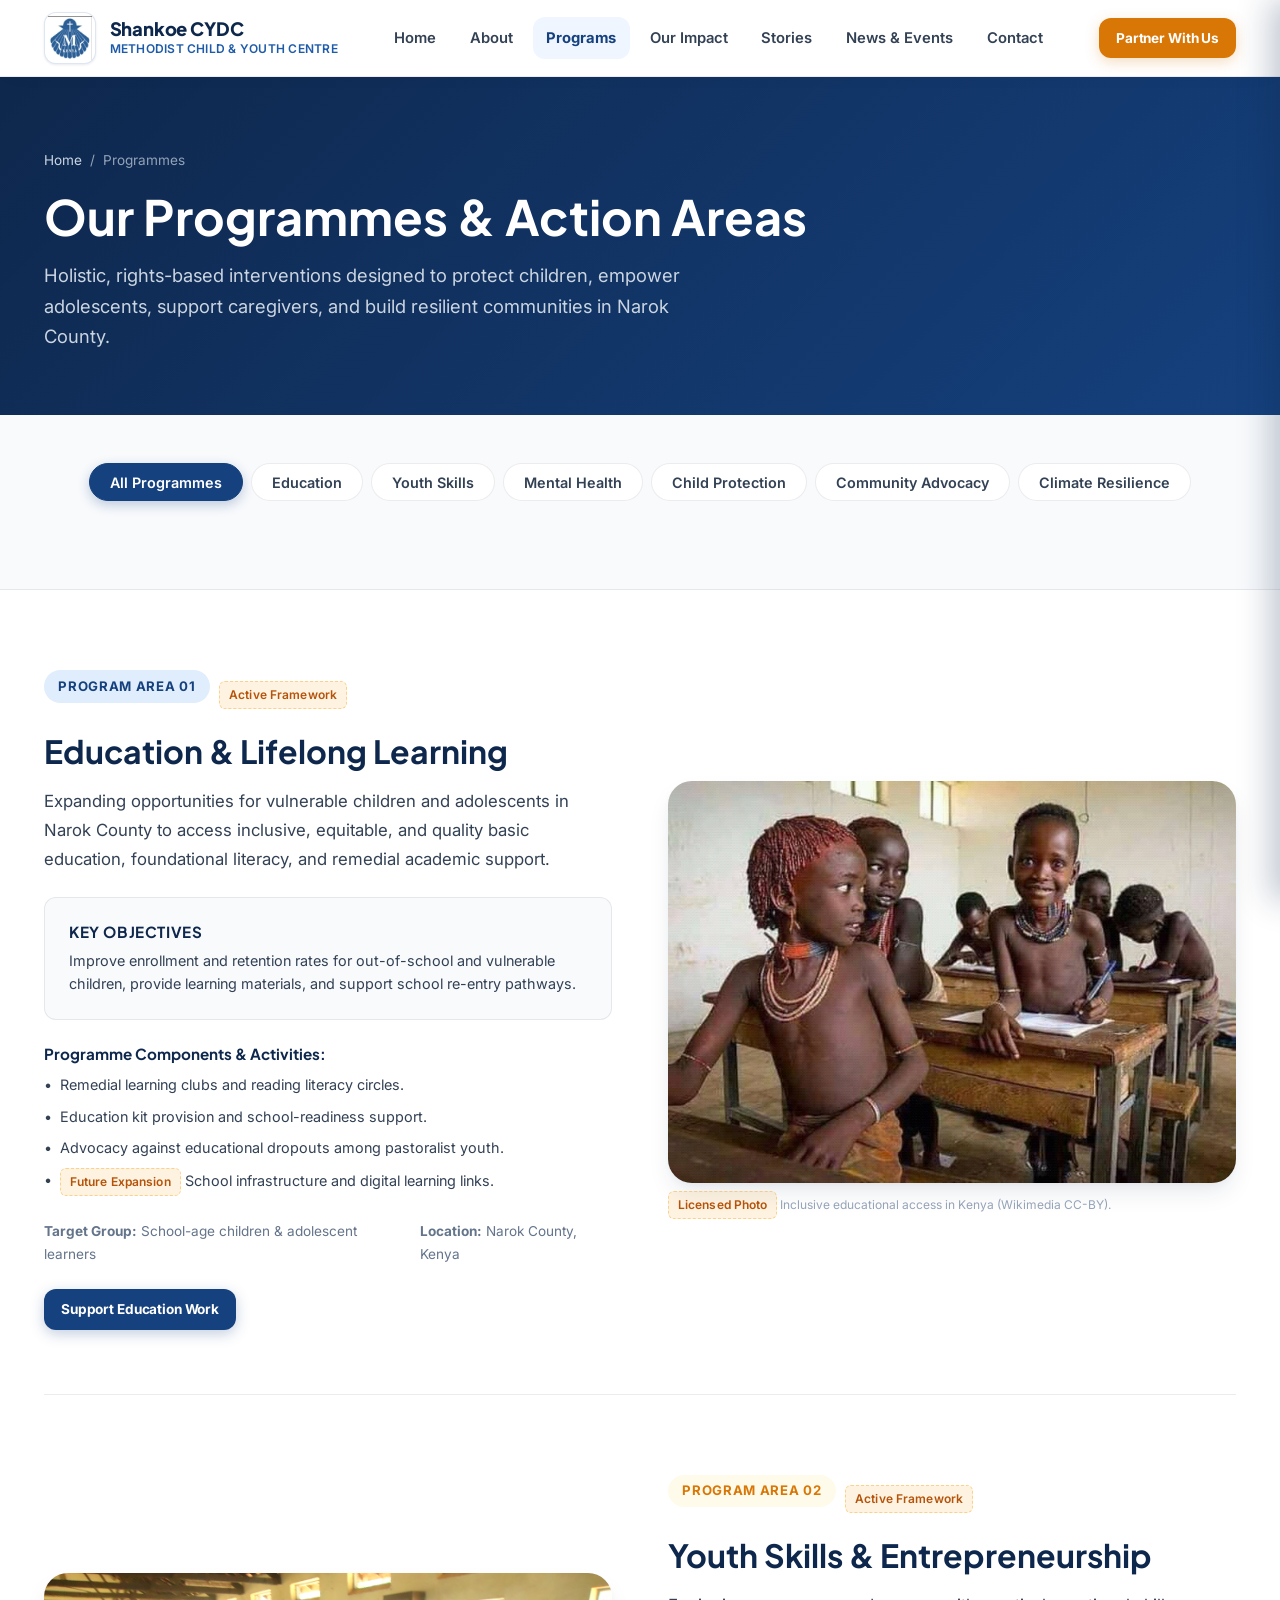
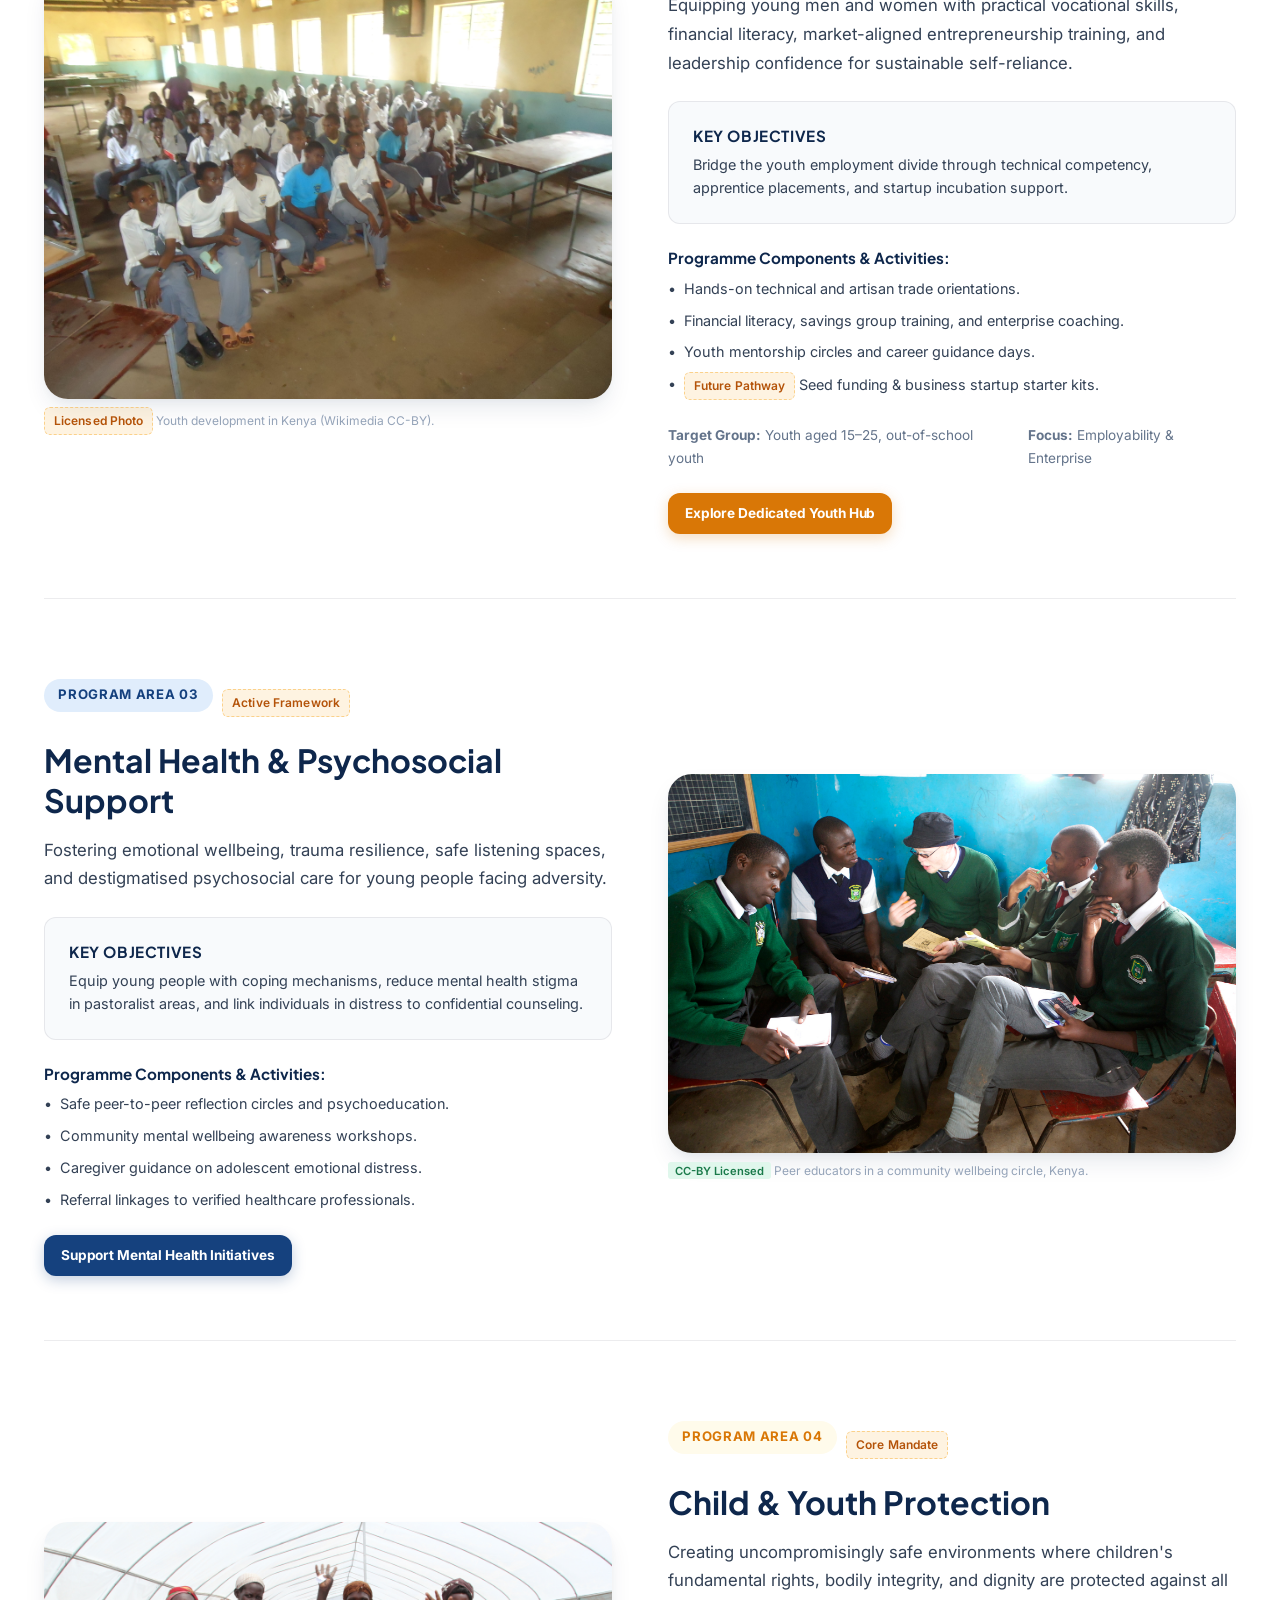
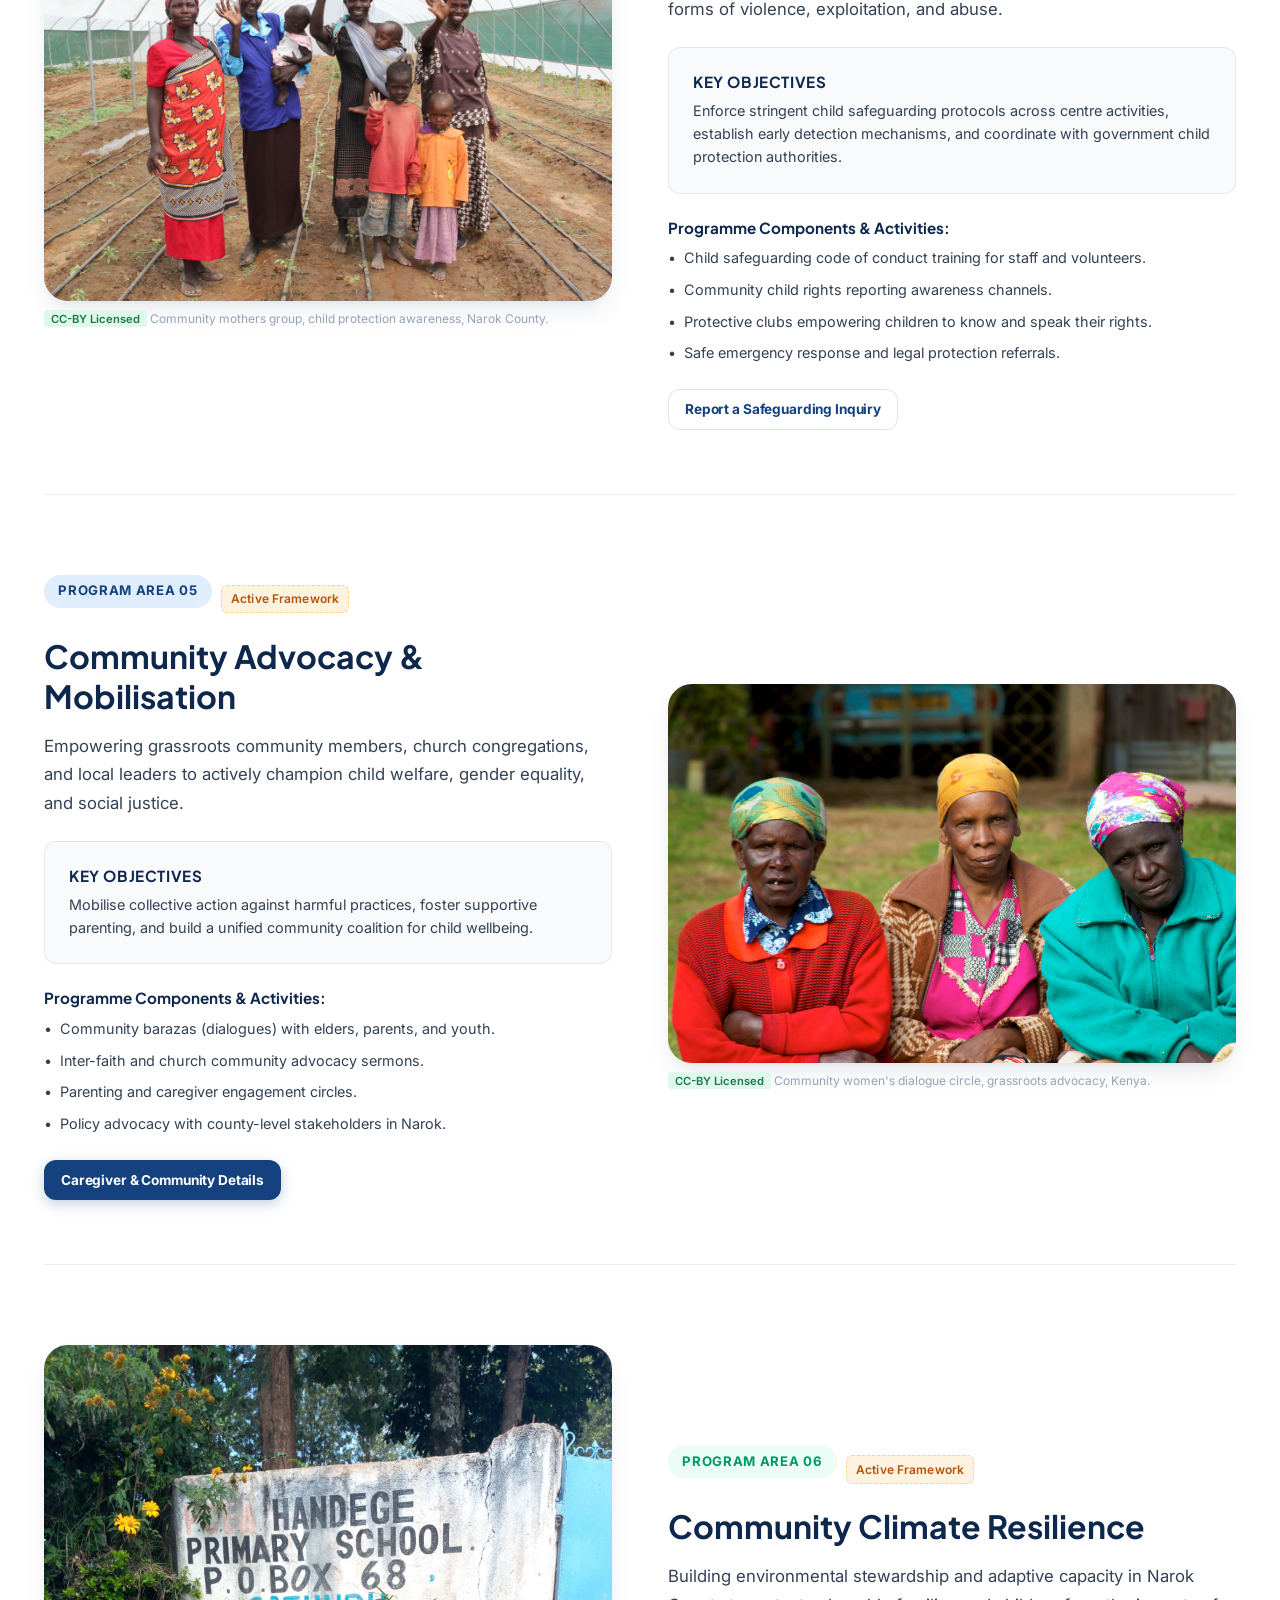
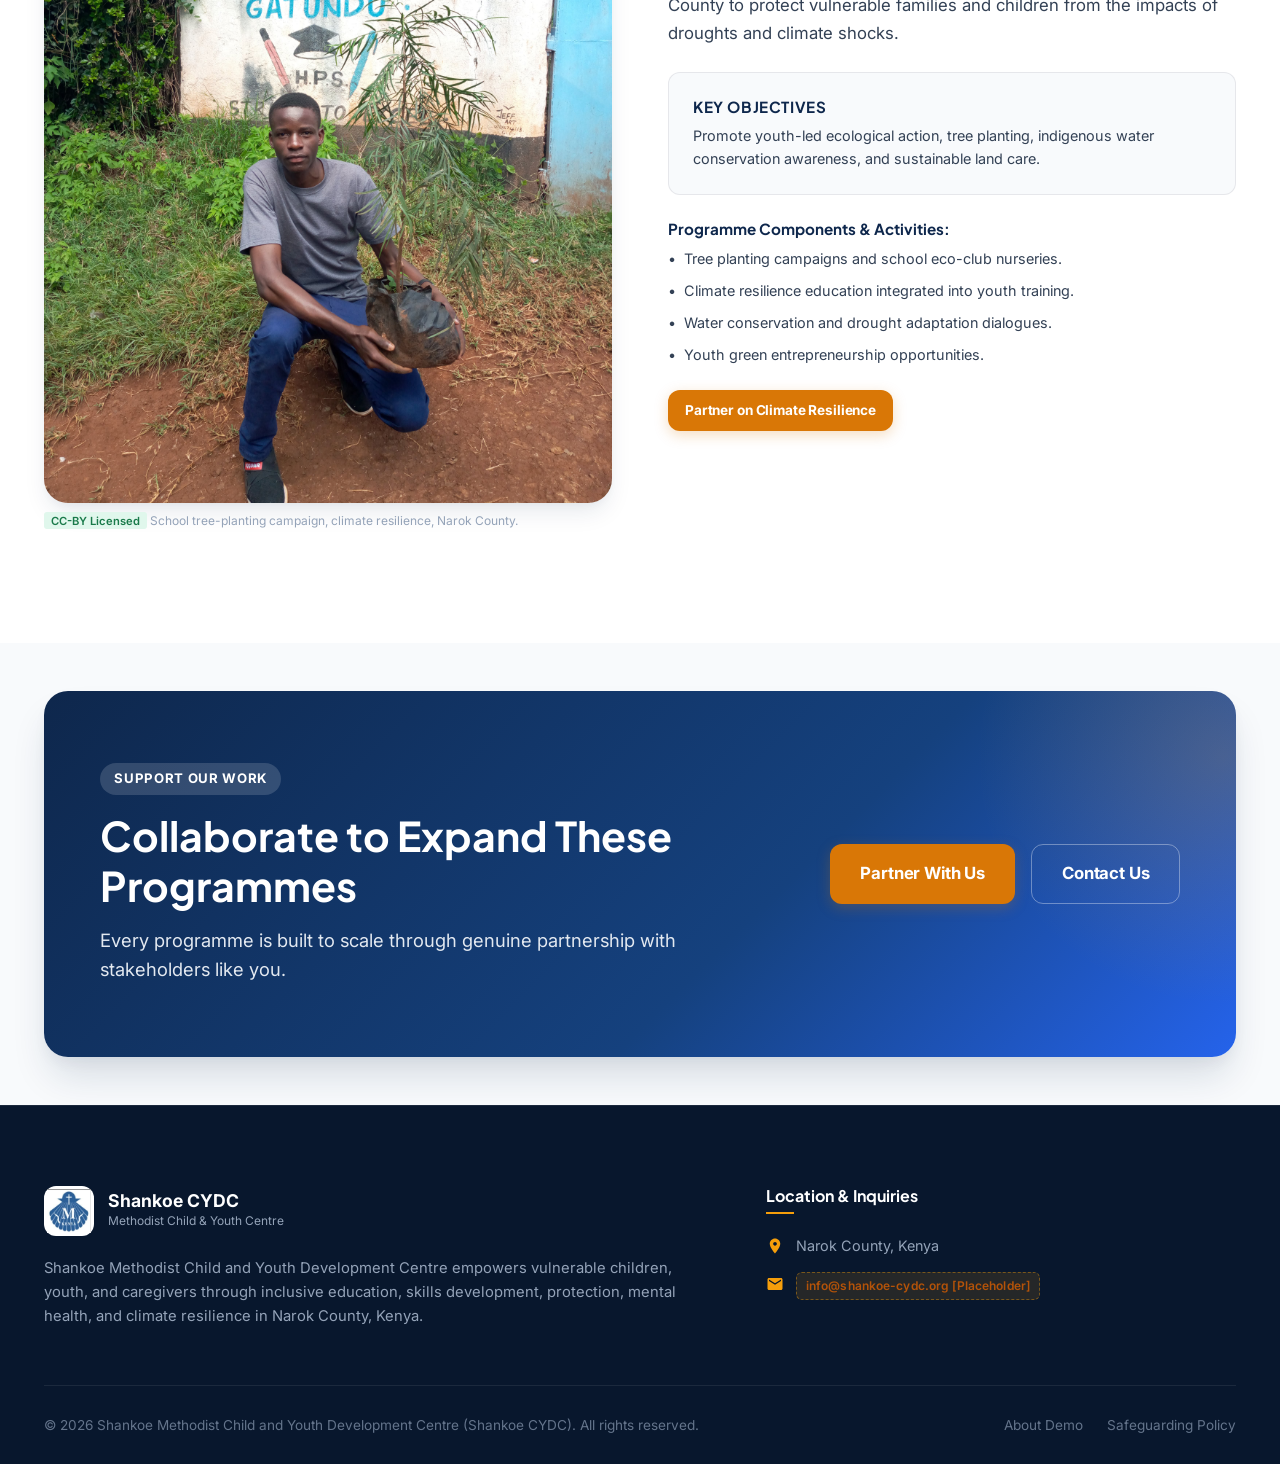
<file: programs.html>
<!DOCTYPE html>
<html lang="en">
<head>
  <meta charset="UTF-8">
  <meta name="viewport" content="width=device-width, initial-scale=1.0">
  <title>Programmes | Shankoe Methodist Child and Youth Development Centre</title>
  <meta name="description" content="Explore programmes at Shankoe Methodist Child and Youth Development Centre in Narok County: Education, Youth Skills, Mental Health, Child Protection, Advocacy, and Climate Resilience.">
  <link rel="stylesheet" href="css/style.css">
  <link rel="icon" type="image/jpeg" href="assets/images/shankoe-logo-clean.png">
</head>
<body>


  <!-- Header Nav -->
  <header class="header-nav">
    <div class="container nav-container">
      <a href="index.html" class="brand-wrapper" aria-label="Shankoe CYDC Home">
        <div class="brand-logo-badge">
          <img src="assets/images/shankoe-logo-clean.png" alt="Shankoe CYDC Logo">
        </div>
        <div class="brand-text">
          <span class="brand-title">Shankoe CYDC</span>
          <span class="brand-sub">Methodist Child &amp; Youth Centre</span>
        </div>
      </a>

      <!-- Desktop Nav -->
      <nav>
        <ul class="nav-menu">
          <li class="nav-item"><a href="index.html" class="nav-link">Home</a></li>
          <li class="nav-item">
            <a href="about.html" class="nav-link">About</a>
            <ul class="nav-dropdown">
              <li><a href="about.html#vision-mission">Vision &amp; Mission</a></li>
              <li><a href="about.html#core-values">Core Values</a></li>
              <li><a href="about.html#objectives">Strategic Objectives</a></li>
              <li><a href="about.html#toc">Theory of Change</a></li>
            </ul>
          </li>
          <li class="nav-item">
            <a href="programs.html" class="nav-link active">Programs</a>
            <ul class="nav-dropdown">
              <li><a href="programs.html">All Programmes</a></li>
              <li><a href="#education">Education &amp; Lifelong Learning</a></li>
              <li><a href="youth.html">Youth Skills &amp; Enterprise</a></li>
              <li><a href="caregivers.html">Caregivers &amp; Community</a></li>
              <li><a href="#protection">Child &amp; Youth Protection</a></li>
              <li><a href="#mental-health">Psychosocial &amp; Mental Health</a></li>
              <li><a href="#climate">Community Climate Resilience</a></li>
            </ul>
          </li>
          <li class="nav-item"><a href="impact.html" class="nav-link">Our Impact</a></li>
          <li class="nav-item"><a href="stories.html" class="nav-link">Stories</a></li>
          <li class="nav-item"><a href="news.html" class="nav-link">News &amp; Events</a></li>
          <li class="nav-item"><a href="contact.html" class="nav-link">Contact</a></li>
        </ul>
      </nav>

      <div class="nav-actions">
        <a href="get-involved.html" class="btn btn-accent btn-sm">Partner With Us</a>
        <button class="mobile-toggle" aria-label="Open mobile navigation menu">
          <svg viewBox="0 0 24 24" fill="none" stroke="currentColor" stroke-width="2"><path stroke-linecap="round" stroke-linejoin="round" d="M4 6h16M4 12h16M4 18h16"/></svg>
        </button>
      </div>
    </div>
  </header>

  <!-- Mobile Drawer -->
  <div class="mobile-drawer-backdrop"></div>
  <div class="mobile-drawer" role="dialog" aria-label="Mobile Navigation">
    <div class="mobile-drawer-header">
      <div class="brand-wrapper">
        <div class="brand-logo-badge">
          <img src="assets/images/shankoe-logo-clean.png" alt="Shankoe CYDC">
        </div>
        <div class="brand-text">
          <span class="brand-title">Shankoe CYDC</span>
          <span class="brand-sub">Narok County, Kenya</span>
        </div>
      </div>
      <button class="mobile-drawer-close" aria-label="Close navigation" style="background:none;border:none;cursor:pointer;padding:0.4rem;">
        <svg viewBox="0 0 24 24" width="24" height="24" stroke="currentColor" stroke-width="2" fill="none"><path d="M6 18L18 6M6 6l12 12"/></svg>
      </button>
    </div>
    <ul class="mobile-menu-list">
      <li><a href="index.html" class="mobile-menu-link">Home</a></li>
      <li><a href="about.html" class="mobile-menu-link">About Us</a></li>
      <li><a href="programs.html" class="mobile-menu-link active">Programs</a></li>
      <li><a href="caregivers.html" class="mobile-menu-link">Caregiver Engagement</a></li>
      <li><a href="youth.html" class="mobile-menu-link">Youth Empowerment</a></li>
      <li><a href="impact.html" class="mobile-menu-link">Our Impact</a></li>
      <li><a href="stories.html" class="mobile-menu-link">Stories of Change</a></li>
      <li><a href="get-involved.html" class="mobile-menu-link">Get Involved</a></li>
      <li><a href="news.html" class="mobile-menu-link">News &amp; Events</a></li>
      <li><a href="contact.html" class="mobile-menu-link">Contact</a></li>
    </ul>
  </div>

  <!-- Page Hero Header -->
  <section class="page-hero">
    <div class="container">
      <div class="breadcrumbs">
        <a href="index.html">Home</a>
        <span>/</span>
        <span>Programmes</span>
      </div>
      <h1>Our Programmes &amp; Action Areas</h1>
      <p>
        Holistic, rights-based interventions designed to protect children, empower adolescents, support caregivers, and build resilient communities in Narok County.
      </p>
    </div>
  </section>

  <!-- Filter Bar -->
  <section class="section-sm bg-light" style="border-bottom: 1px solid var(--border-light);">
    <div class="container">
      <div class="filter-bar">
        <button class="filter-btn active" data-filter="all">All Programmes</button>
        <button class="filter-btn" data-filter="education">Education</button>
        <button class="filter-btn" data-filter="youth">Youth Skills</button>
        <button class="filter-btn" data-filter="mental-health">Mental Health</button>
        <button class="filter-btn" data-filter="protection">Child Protection</button>
        <button class="filter-btn" data-filter="advocacy">Community Advocacy</button>
        <button class="filter-btn" data-filter="climate">Climate Resilience</button>
      </div>
    </div>
  </section>

  <!-- Detailed Program Sections -->
  <section class="section bg-white">
    <div class="container">

      <!-- PROGRAM 1: Education & Lifelong Learning -->
      <div id="education" class="filter-item" data-category="education" style="margin-bottom: 5rem; padding-bottom: 4rem; border-bottom: 1px solid var(--border-light);">
        <div class="grid-2" style="align-items: center; gap: 3.5rem;">
          <div>
            <div style="display:flex; align-items:center; gap:0.6rem; margin-bottom:0.75rem;">
              <span class="eyebrow">Program Area 01</span>
              <span class="placeholder-tag">Active Framework</span>
            </div>
            <h2 style="font-size: 2rem; margin-bottom: 1rem; color: var(--primary-navy);">Education &amp; Lifelong Learning</h2>
            <p style="font-size: 1.05rem; line-height: 1.7; color: var(--text-body); margin-bottom: 1.5rem;">
              Expanding opportunities for vulnerable children and adolescents in Narok County to access inclusive, equitable, and quality basic education, foundational literacy, and remedial academic support.
            </p>

            <div style="background: var(--bg-page); border-radius: var(--radius-md); padding: 1.5rem; margin-bottom: 1.5rem; border: 1px solid var(--border-light);">
              <h4 style="font-size: 0.95rem; color: var(--primary-navy); margin-bottom: 0.5rem; text-transform:uppercase; letter-spacing:0.04em;">Key Objectives</h4>
              <p style="font-size: 0.9rem; color: var(--text-body); line-height: 1.6;">
                Improve enrollment and retention rates for out-of-school and vulnerable children, provide learning materials, and support school re-entry pathways.
              </p>
            </div>

            <div style="margin-bottom: 1.5rem;">
              <h4 style="font-size: 0.95rem; color: var(--primary-navy); margin-bottom: 0.6rem;">Programme Components &amp; Activities:</h4>
              <ul style="list-style: none; display: flex; flex-direction: column; gap: 0.5rem; font-size: 0.9rem; color: var(--text-body);">
                <li style="display:flex; gap:0.5rem;">&bull; <span>Remedial learning clubs and reading literacy circles.</span></li>
                <li style="display:flex; gap:0.5rem;">&bull; <span>Education kit provision and school-readiness support.</span></li>
                <li style="display:flex; gap:0.5rem;">&bull; <span>Advocacy against educational dropouts among pastoralist youth.</span></li>
                <li style="display:flex; gap:0.5rem;">&bull; <span><span class="placeholder-tag">Future Expansion</span> School infrastructure and digital learning links.</span></li>
              </ul>
            </div>

            <div style="display: flex; gap: 1.5rem; font-size: 0.85rem; color: var(--text-muted); margin-bottom: 1.5rem;">
              <div><strong>Target Group:</strong> School-age children &amp; adolescent learners</div>
              <div><strong>Location:</strong> Narok County, Kenya</div>
            </div>

            <a href="get-involved.html" class="btn btn-primary btn-sm">Support Education Work</a>
          </div>

          <div>
            <div style="border-radius: var(--radius-xl); overflow: hidden; box-shadow: var(--shadow-lg);">
              <img src="assets/images/kenya-school-children.jpg" alt="Kenyan children engaged in quality classroom learning">
            </div>
            <p style="font-size: 0.75rem; color: var(--text-light); margin-top: 0.5rem;">
              <span class="placeholder-tag">Licensed Photo</span> Inclusive educational access in Kenya (Wikimedia CC-BY).
            </p>
          </div>
        </div>
      </div>

      <!-- PROGRAM 2: Youth Skills & Entrepreneurship -->
      <div id="youth" class="filter-item" data-category="youth" style="margin-bottom: 5rem; padding-bottom: 4rem; border-bottom: 1px solid var(--border-light);">
        <div class="grid-2" style="align-items: center; gap: 3.5rem;">
          <div style="order: 2;">
            <div style="display:flex; align-items:center; gap:0.6rem; margin-bottom:0.75rem;">
              <span class="eyebrow eyebrow-accent">Program Area 02</span>
              <span class="placeholder-tag">Active Framework</span>
            </div>
            <h2 style="font-size: 2rem; margin-bottom: 1rem; color: var(--primary-navy);">Youth Skills &amp; Entrepreneurship</h2>
            <p style="font-size: 1.05rem; line-height: 1.7; color: var(--text-body); margin-bottom: 1.5rem;">
              Equipping young men and women with practical vocational skills, financial literacy, market-aligned entrepreneurship training, and leadership confidence for sustainable self-reliance.
            </p>

            <div style="background: var(--bg-page); border-radius: var(--radius-md); padding: 1.5rem; margin-bottom: 1.5rem; border: 1px solid var(--border-light);">
              <h4 style="font-size: 0.95rem; color: var(--primary-navy); margin-bottom: 0.5rem; text-transform:uppercase; letter-spacing:0.04em;">Key Objectives</h4>
              <p style="font-size: 0.9rem; color: var(--text-body); line-height: 1.6;">
                Bridge the youth employment divide through technical competency, apprentice placements, and startup incubation support.
              </p>
            </div>

            <div style="margin-bottom: 1.5rem;">
              <h4 style="font-size: 0.95rem; color: var(--primary-navy); margin-bottom: 0.6rem;">Programme Components &amp; Activities:</h4>
              <ul style="list-style: none; display: flex; flex-direction: column; gap: 0.5rem; font-size: 0.9rem; color: var(--text-body);">
                <li style="display:flex; gap:0.5rem;">&bull; <span>Hands-on technical and artisan trade orientations.</span></li>
                <li style="display:flex; gap:0.5rem;">&bull; <span>Financial literacy, savings group training, and enterprise coaching.</span></li>
                <li style="display:flex; gap:0.5rem;">&bull; <span>Youth mentorship circles and career guidance days.</span></li>
                <li style="display:flex; gap:0.5rem;">&bull; <span><span class="placeholder-tag">Future Pathway</span> Seed funding &amp; business startup starter kits.</span></li>
              </ul>
            </div>

            <div style="display: flex; gap: 1.5rem; font-size: 0.85rem; color: var(--text-muted); margin-bottom: 1.5rem;">
              <div><strong>Target Group:</strong> Youth aged 15&ndash;25, out-of-school youth</div>
              <div><strong>Focus:</strong> Employability &amp; Enterprise</div>
            </div>

            <a href="youth.html" class="btn btn-accent btn-sm">Explore Dedicated Youth Hub</a>
          </div>

          <div style="order: 1;">
            <div style="border-radius: var(--radius-xl); overflow: hidden; box-shadow: var(--shadow-lg);">
              <img src="assets/images/kenya-youth-secondary.jpg" alt="Kenyan youth participating in vocational and secondary education">
            </div>
            <p style="font-size: 0.75rem; color: var(--text-light); margin-top: 0.5rem;">
              <span class="placeholder-tag">Licensed Photo</span> Youth development in Kenya (Wikimedia CC-BY).
            </p>
          </div>
        </div>
      </div>

      <!-- PROGRAM 3: Mental Health & Psychosocial Support -->
      <div id="mental-health" class="filter-item" data-category="mental-health" style="margin-bottom: 5rem; padding-bottom: 4rem; border-bottom: 1px solid var(--border-light);">
        <div class="grid-2" style="align-items: center; gap: 3.5rem;">
          <div>
            <div style="display:flex; align-items:center; gap:0.6rem; margin-bottom:0.75rem;">
              <span class="eyebrow">Program Area 03</span>
              <span class="placeholder-tag">Active Framework</span>
            </div>
            <h2 style="font-size: 2rem; margin-bottom: 1rem; color: var(--primary-navy);">Mental Health &amp; Psychosocial Support</h2>
            <p style="font-size: 1.05rem; line-height: 1.7; color: var(--text-body); margin-bottom: 1.5rem;">
              Fostering emotional wellbeing, trauma resilience, safe listening spaces, and destigmatised psychosocial care for young people facing adversity.
            </p>

            <div style="background: var(--bg-page); border-radius: var(--radius-md); padding: 1.5rem; margin-bottom: 1.5rem; border: 1px solid var(--border-light);">
              <h4 style="font-size: 0.95rem; color: var(--primary-navy); margin-bottom: 0.5rem; text-transform:uppercase; letter-spacing:0.04em;">Key Objectives</h4>
              <p style="font-size: 0.9rem; color: var(--text-body); line-height: 1.6;">
                Equip young people with coping mechanisms, reduce mental health stigma in pastoralist areas, and link individuals in distress to confidential counseling.
              </p>
            </div>

            <div style="margin-bottom: 1.5rem;">
              <h4 style="font-size: 0.95rem; color: var(--primary-navy); margin-bottom: 0.6rem;">Programme Components &amp; Activities:</h4>
              <ul style="list-style: none; display: flex; flex-direction: column; gap: 0.5rem; font-size: 0.9rem; color: var(--text-body);">
                <li style="display:flex; gap:0.5rem;">&bull; <span>Safe peer-to-peer reflection circles and psychoeducation.</span></li>
                <li style="display:flex; gap:0.5rem;">&bull; <span>Community mental wellbeing awareness workshops.</span></li>
                <li style="display:flex; gap:0.5rem;">&bull; <span>Caregiver guidance on adolescent emotional distress.</span></li>
                <li style="display:flex; gap:0.5rem;">&bull; <span>Referral linkages to verified healthcare professionals.</span></li>
              </ul>
            </div>

            <a href="get-involved.html" class="btn btn-primary btn-sm">Support Mental Health Initiatives</a>
          </div>

          <div>
            <div style="border-radius: var(--radius-xl); overflow: hidden; box-shadow: var(--shadow-lg);">
              <img src="assets/images/kenya-peer-educators.jpg" alt="Peer educators in a psychosocial support circle, Kenya">
            </div>
            <p style="font-size: 0.75rem; color: var(--text-light); margin-top: 0.5rem;">
              <span style="background:#e0f7ec;color:#1a7a4a;font-size:0.7rem;padding:0.1rem 0.45rem;border-radius:3px;font-weight:600;">CC-BY Licensed</span> Peer educators in a community wellbeing circle, Kenya.
            </p>
          </div>
        </div>
      </div>

      <!-- PROGRAM 4: Child & Youth Protection -->
      <div id="protection" class="filter-item" data-category="protection" style="margin-bottom: 5rem; padding-bottom: 4rem; border-bottom: 1px solid var(--border-light);">
        <div class="grid-2" style="align-items: center; gap: 3.5rem;">
          <div style="order: 2;">
            <div style="display:flex; align-items:center; gap:0.6rem; margin-bottom:0.75rem;">
              <span class="eyebrow eyebrow-accent">Program Area 04</span>
              <span class="placeholder-tag">Core Mandate</span>
            </div>
            <h2 style="font-size: 2rem; margin-bottom: 1rem; color: var(--primary-navy);">Child &amp; Youth Protection</h2>
            <p style="font-size: 1.05rem; line-height: 1.7; color: var(--text-body); margin-bottom: 1.5rem;">
              Creating uncompromisingly safe environments where children's fundamental rights, bodily integrity, and dignity are protected against all forms of violence, exploitation, and abuse.
            </p>

            <div style="background: var(--bg-page); border-radius: var(--radius-md); padding: 1.5rem; margin-bottom: 1.5rem; border: 1px solid var(--border-light);">
              <h4 style="font-size: 0.95rem; color: var(--primary-navy); margin-bottom: 0.5rem; text-transform:uppercase; letter-spacing:0.04em;">Key Objectives</h4>
              <p style="font-size: 0.9rem; color: var(--text-body); line-height: 1.6;">
                Enforce stringent child safeguarding protocols across centre activities, establish early detection mechanisms, and coordinate with government child protection authorities.
              </p>
            </div>

            <div style="margin-bottom: 1.5rem;">
              <h4 style="font-size: 0.95rem; color: var(--primary-navy); margin-bottom: 0.6rem;">Programme Components &amp; Activities:</h4>
              <ul style="list-style: none; display: flex; flex-direction: column; gap: 0.5rem; font-size: 0.9rem; color: var(--text-body);">
                <li style="display:flex; gap:0.5rem;">&bull; <span>Child safeguarding code of conduct training for staff and volunteers.</span></li>
                <li style="display:flex; gap:0.5rem;">&bull; <span>Community child rights reporting awareness channels.</span></li>
                <li style="display:flex; gap:0.5rem;">&bull; <span>Protective clubs empowering children to know and speak their rights.</span></li>
                <li style="display:flex; gap:0.5rem;">&bull; <span>Safe emergency response and legal protection referrals.</span></li>
              </ul>
            </div>

            <a href="contact.html" class="btn btn-secondary btn-sm">Report a Safeguarding Inquiry</a>
          </div>

          <div style="order: 1;">
            <div style="border-radius: var(--radius-xl); overflow: hidden; box-shadow: var(--shadow-lg);">
              <img src="assets/images/kenya-caregivers-mothers-group.jpg" alt="Community mothers group meeting for child protection awareness, Kenya">
            </div>
            <p style="font-size: 0.75rem; color: var(--text-light); margin-top: 0.5rem;">
              <span style="background:#e0f7ec;color:#1a7a4a;font-size:0.7rem;padding:0.1rem 0.45rem;border-radius:3px;font-weight:600;">CC-BY Licensed</span> Community mothers group, child protection awareness, Narok County.
            </p>
          </div>
        </div>
      </div>

      <!-- PROGRAM 5: Community Advocacy & Mobilisation -->
      <div id="advocacy" class="filter-item" data-category="advocacy" style="margin-bottom: 5rem; padding-bottom: 4rem; border-bottom: 1px solid var(--border-light);">
        <div class="grid-2" style="align-items: center; gap: 3.5rem;">
          <div>
            <div style="display:flex; align-items:center; gap:0.6rem; margin-bottom:0.75rem;">
              <span class="eyebrow">Program Area 05</span>
              <span class="placeholder-tag">Active Framework</span>
            </div>
            <h2 style="font-size: 2rem; margin-bottom: 1rem; color: var(--primary-navy);">Community Advocacy &amp; Mobilisation</h2>
            <p style="font-size: 1.05rem; line-height: 1.7; color: var(--text-body); margin-bottom: 1.5rem;">
              Empowering grassroots community members, church congregations, and local leaders to actively champion child welfare, gender equality, and social justice.
            </p>

            <div style="background: var(--bg-page); border-radius: var(--radius-md); padding: 1.5rem; margin-bottom: 1.5rem; border: 1px solid var(--border-light);">
              <h4 style="font-size: 0.95rem; color: var(--primary-navy); margin-bottom: 0.5rem; text-transform:uppercase; letter-spacing:0.04em;">Key Objectives</h4>
              <p style="font-size: 0.9rem; color: var(--text-body); line-height: 1.6;">
                Mobilise collective action against harmful practices, foster supportive parenting, and build a unified community coalition for child wellbeing.
              </p>
            </div>

            <div style="margin-bottom: 1.5rem;">
              <h4 style="font-size: 0.95rem; color: var(--primary-navy); margin-bottom: 0.6rem;">Programme Components &amp; Activities:</h4>
              <ul style="list-style: none; display: flex; flex-direction: column; gap: 0.5rem; font-size: 0.9rem; color: var(--text-body);">
                <li style="display:flex; gap:0.5rem;">&bull; <span>Community barazas (dialogues) with elders, parents, and youth.</span></li>
                <li style="display:flex; gap:0.5rem;">&bull; <span>Inter-faith and church community advocacy sermons.</span></li>
                <li style="display:flex; gap:0.5rem;">&bull; <span>Parenting and caregiver engagement circles.</span></li>
                <li style="display:flex; gap:0.5rem;">&bull; <span>Policy advocacy with county-level stakeholders in Narok.</span></li>
              </ul>
            </div>

            <a href="caregivers.html" class="btn btn-primary btn-sm">Caregiver &amp; Community Details</a>
          </div>

          <div>
            <div style="border-radius: var(--radius-xl); overflow: hidden; box-shadow: var(--shadow-lg);">
              <img src="assets/images/kenya-women-community-circle.jpg" alt="Women community circle gathered for advocacy dialogue, Kenya">
            </div>
            <p style="font-size: 0.75rem; color: var(--text-light); margin-top: 0.5rem;">
              <span style="background:#e0f7ec;color:#1a7a4a;font-size:0.7rem;padding:0.1rem 0.45rem;border-radius:3px;font-weight:600;">CC-BY Licensed</span> Community women's dialogue circle, grassroots advocacy, Kenya.
            </p>
          </div>
        </div>
      </div>

      <!-- PROGRAM 6: Climate Resilience -->
      <div id="climate" class="filter-item" data-category="climate" style="margin-bottom: 2rem;">
        <div class="grid-2" style="align-items: center; gap: 3.5rem;">
          <div style="order: 2;">
            <div style="display:flex; align-items:center; gap:0.6rem; margin-bottom:0.75rem;">
              <span class="eyebrow" style="background:var(--accent-green-light); color:var(--accent-green);">Program Area 06</span>
              <span class="placeholder-tag">Active Framework</span>
            </div>
            <h2 style="font-size: 2rem; margin-bottom: 1rem; color: var(--primary-navy);">Community Climate Resilience</h2>
            <p style="font-size: 1.05rem; line-height: 1.7; color: var(--text-body); margin-bottom: 1.5rem;">
              Building environmental stewardship and adaptive capacity in Narok County to protect vulnerable families and children from the impacts of droughts and climate shocks.
            </p>

            <div style="background: var(--bg-page); border-radius: var(--radius-md); padding: 1.5rem; margin-bottom: 1.5rem; border: 1px solid var(--border-light);">
              <h4 style="font-size: 0.95rem; color: var(--primary-navy); margin-bottom: 0.5rem; text-transform:uppercase; letter-spacing:0.04em;">Key Objectives</h4>
              <p style="font-size: 0.9rem; color: var(--text-body); line-height: 1.6;">
                Promote youth-led ecological action, tree planting, indigenous water conservation awareness, and sustainable land care.
              </p>
            </div>

            <div style="margin-bottom: 1.5rem;">
              <h4 style="font-size: 0.95rem; color: var(--primary-navy); margin-bottom: 0.6rem;">Programme Components &amp; Activities:</h4>
              <ul style="list-style: none; display: flex; flex-direction: column; gap: 0.5rem; font-size: 0.9rem; color: var(--text-body);">
                <li style="display:flex; gap:0.5rem;">&bull; <span>Tree planting campaigns and school eco-club nurseries.</span></li>
                <li style="display:flex; gap:0.5rem;">&bull; <span>Climate resilience education integrated into youth training.</span></li>
                <li style="display:flex; gap:0.5rem;">&bull; <span>Water conservation and drought adaptation dialogues.</span></li>
                <li style="display:flex; gap:0.5rem;">&bull; <span>Youth green entrepreneurship opportunities.</span></li>
              </ul>
            </div>

            <a href="get-involved.html" class="btn btn-accent btn-sm">Partner on Climate Resilience</a>
          </div>

          <div style="order: 1;">
            <div style="border-radius: var(--radius-xl); overflow: hidden; box-shadow: var(--shadow-lg);">
              <img src="assets/images/kenya-tree-planting-school.jpg" alt="School children planting tree seedlings for environmental action, Kenya">
            </div>
            <p style="font-size: 0.75rem; color: var(--text-light); margin-top: 0.5rem;">
              <span style="background:#e0f7ec;color:#1a7a4a;font-size:0.7rem;padding:0.1rem 0.45rem;border-radius:3px;font-weight:600;">CC-BY Licensed</span> School tree-planting campaign, climate resilience, Narok County.
            </p>
          </div>
        </div>
      </div>

    </div>
  </section>

  <!-- Final CTA -->
  <section class="section-sm">
    <div class="container">
      <div class="cta-banner">
        <div class="cta-grid">
          <div>
            <span class="eyebrow eyebrow-white" style="margin-bottom: 1rem;">Support Our Work</span>
            <h2>Collaborate to Expand These Programmes</h2>
            <p>Every programme is built to scale through genuine partnership with stakeholders like you.</p>
          </div>
          <div class="cta-buttons">
            <a href="get-involved.html" class="btn btn-accent btn-lg">Partner With Us</a>
            <a href="contact.html" class="btn btn-outline-white btn-lg">Contact Us</a>
          </div>
        </div>
      </div>
    </div>
  </section>

  <!-- Master Footer -->
  <footer class="site-footer">
    <div class="container">
      <div class="footer-top">
        <div class="footer-brand">
          <div class="footer-logo-row">
            <div class="footer-logo-badge">
              <img src="assets/images/shankoe-logo-clean.png" alt="Shankoe CYDC">
            </div>
            <div>
              <div class="footer-brand-title">Shankoe CYDC</div>
              <div style="font-size:0.75rem; color:#94a3b8;">Methodist Child &amp; Youth Centre</div>
            </div>
          </div>
          <p>
            Shankoe Methodist Child and Youth Development Centre empowers vulnerable children, youth, and caregivers through inclusive education, skills development, protection, mental health, and climate resilience in Narok County, Kenya.
          </p>
        </div>


        <div class="footer-col">
          <h4>Location &amp; Inquiries</h4>
          <ul class="footer-contact-list">
            <li class="footer-contact-item">
              <svg viewBox="0 0 24 24" fill="currentColor"><path d="M12 2C8.13 2 5 5.13 5 9c0 5.25 7 13 7 13s7-7.75 7-13c0-3.87-3.13-7-7-7zm0 9.5c-1.38 0-2.5-1.12-2.5-2.5s1.12-2.5 2.5-2.5 2.5 1.12 2.5 2.5-1.12 2.5-2.5 2.5z"/></svg>
              <span>Narok County, Kenya</span>
            </li>
            <li class="footer-contact-item">
              <svg viewBox="0 0 24 24" fill="currentColor"><path d="M20 4H4c-1.1 0-1.99.9-1.99 2L2 18c0 1.1.9 2 2 2h16c1.1 0 2-.9 2-2V6c0-1.1-.9-2-2-2zm0 4l-8 5-8-5V6l8 5 8-5v2z"/></svg>
              <span class="placeholder-tag" data-placeholder="true">info@shankoe-cydc.org [Placeholder]</span>
            </li>
          </ul>
        </div>
      </div>

      <div class="footer-bottom">
        <p>&copy; 2026 Shankoe Methodist Child and Youth Development Centre (Shankoe CYDC). All rights reserved.</p>
        <div class="footer-bottom-links">
          <a href="about.html">About Demo</a>
          <a href="contact.html">Safeguarding Policy</a>
        </div>
      </div>
    </div>
  </footer>



  <script src="js/main.js"></script>
</body>
</html>
</file>
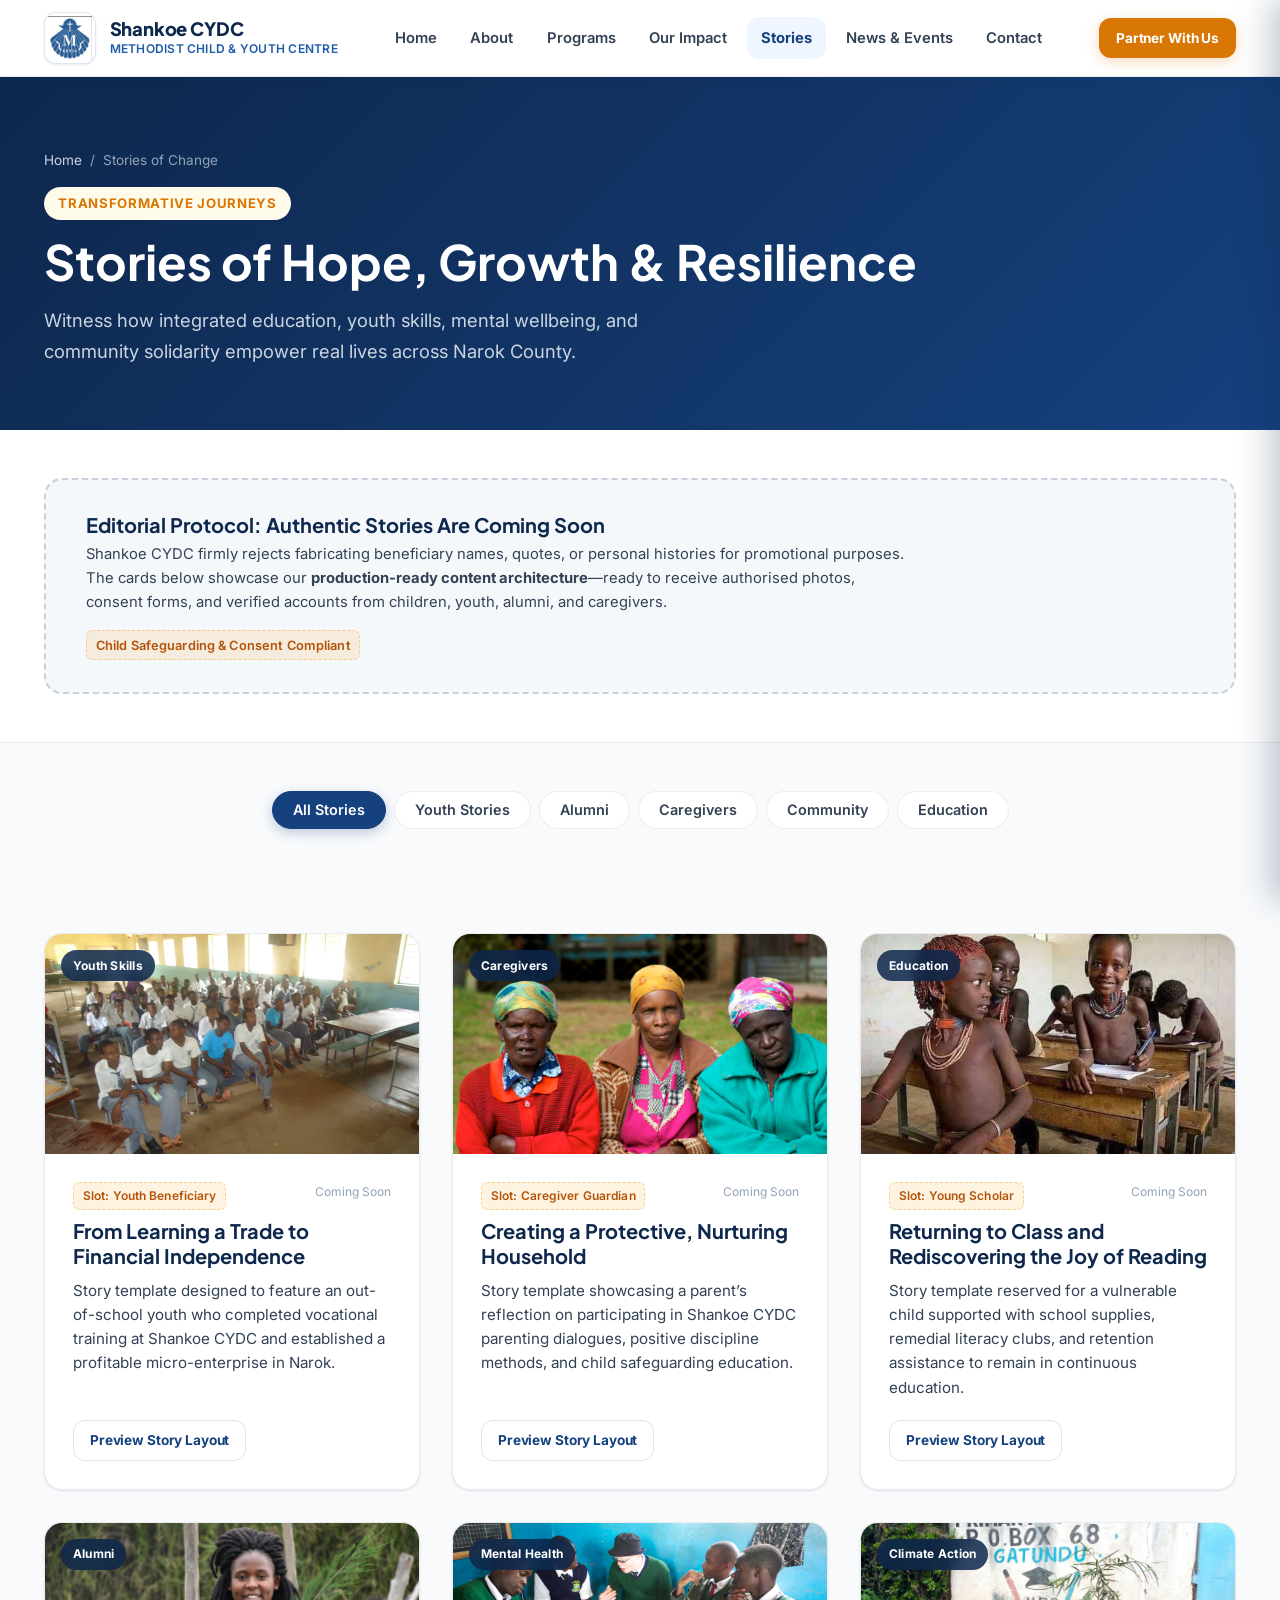
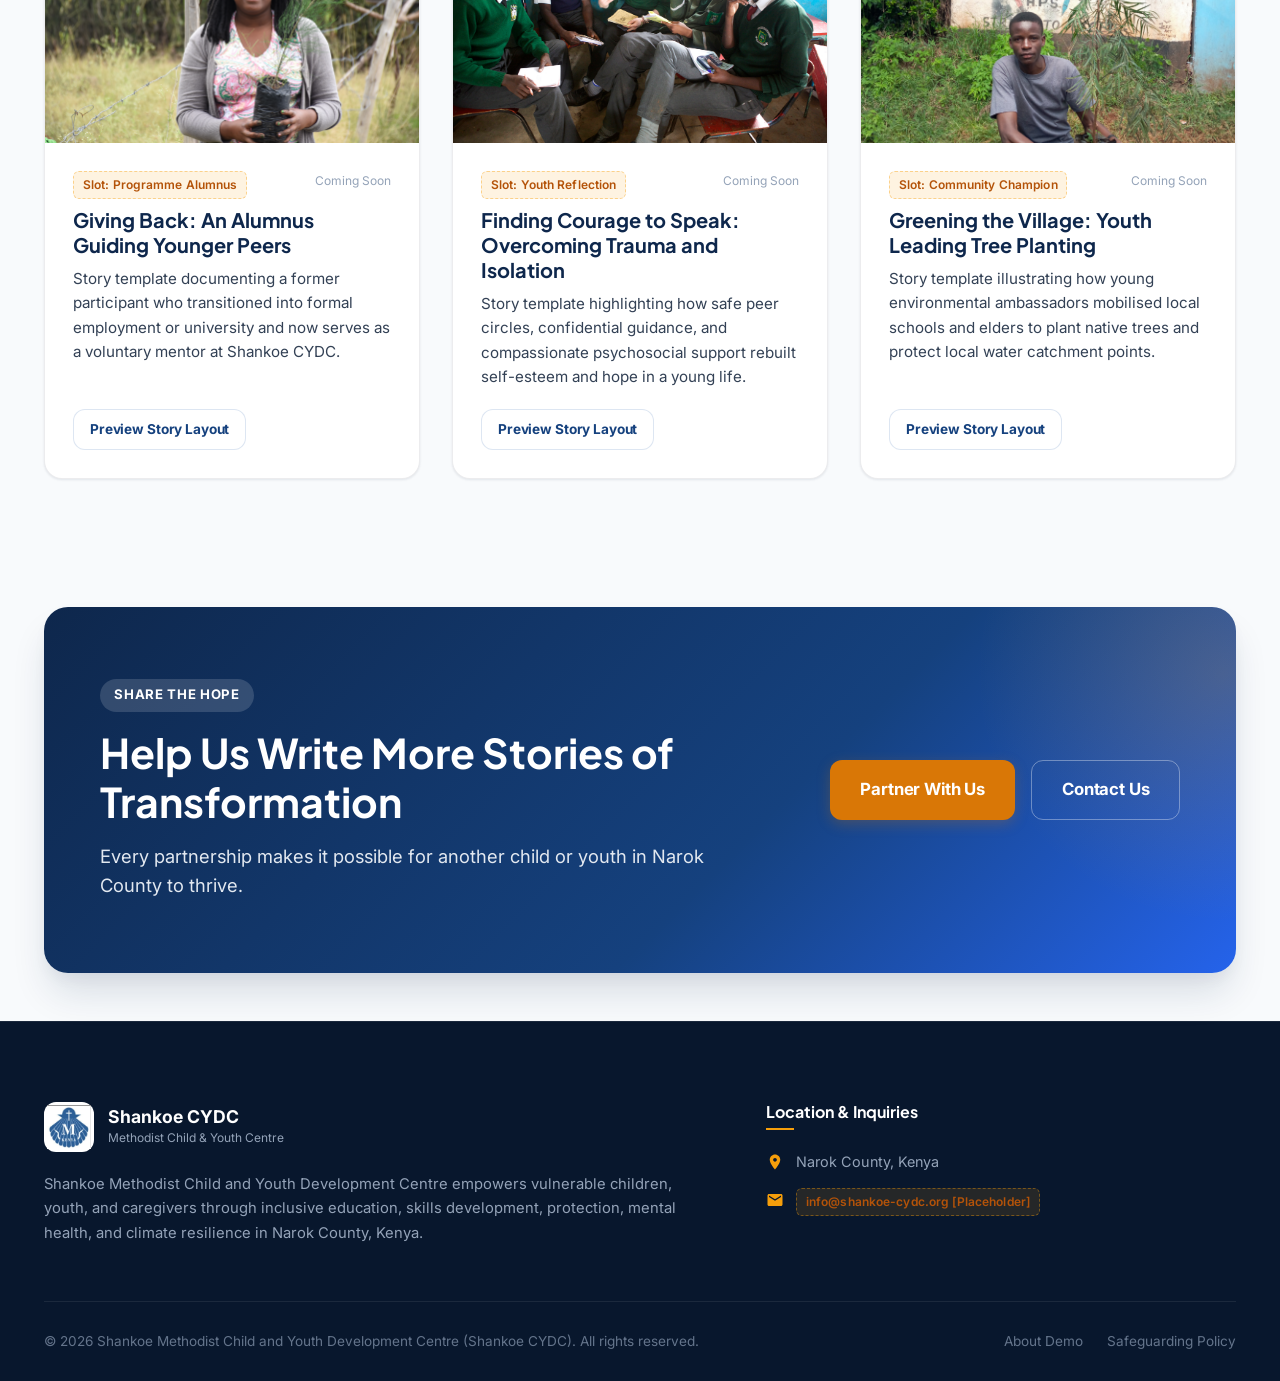
<file: stories.html>
<!DOCTYPE html>
<html lang="en">
<head>
  <meta charset="UTF-8">
  <meta name="viewport" content="width=device-width, initial-scale=1.0">
  <title>Stories of Change | Shankoe CYDC</title>
  <meta name="description" content="Stories of transformation, youth growth, and community resilience from Shankoe Methodist Child and Youth Development Centre in Narok County, Kenya.">
  <link rel="stylesheet" href="css/style.css">
  <link rel="icon" type="image/jpeg" href="assets/images/shankoe-logo-clean.png">
</head>
<body>


  <!-- Master Header Nav -->
  <header class="header-nav">
    <div class="container nav-container">
      <a href="index.html" class="brand-wrapper" aria-label="Shankoe CYDC Home">
        <div class="brand-logo-badge">
          <img src="assets/images/shankoe-logo-clean.png" alt="Shankoe CYDC Logo">
        </div>
        <div class="brand-text">
          <span class="brand-title">Shankoe CYDC</span>
          <span class="brand-sub">Methodist Child &amp; Youth Centre</span>
        </div>
      </a>

      <!-- Desktop Nav -->
      <nav>
        <ul class="nav-menu">
          <li class="nav-item"><a href="index.html" class="nav-link">Home</a></li>
          <li class="nav-item">
            <a href="about.html" class="nav-link">About</a>
            <ul class="nav-dropdown">
              <li><a href="about.html#vision-mission">Vision &amp; Mission</a></li>
              <li><a href="about.html#core-values">Core Values</a></li>
              <li><a href="about.html#objectives">Strategic Objectives</a></li>
              <li><a href="about.html#toc">Theory of Change</a></li>
            </ul>
          </li>
          <li class="nav-item">
            <a href="programs.html" class="nav-link">Programs</a>
            <ul class="nav-dropdown">
              <li><a href="programs.html">All Programmes</a></li>
              <li><a href="programs.html#education">Education &amp; Lifelong Learning</a></li>
              <li><a href="youth.html">Youth Skills &amp; Enterprise</a></li>
              <li><a href="caregivers.html">Caregivers &amp; Community</a></li>
              <li><a href="programs.html#protection">Child &amp; Youth Protection</a></li>
              <li><a href="programs.html#mental-health">Psychosocial &amp; Mental Health</a></li>
              <li><a href="programs.html#climate">Community Climate Resilience</a></li>
            </ul>
          </li>
          <li class="nav-item"><a href="impact.html" class="nav-link">Our Impact</a></li>
          <li class="nav-item"><a href="stories.html" class="nav-link active">Stories</a></li>
          <li class="nav-item"><a href="news.html" class="nav-link">News &amp; Events</a></li>
          <li class="nav-item"><a href="contact.html" class="nav-link">Contact</a></li>
        </ul>
      </nav>

      <div class="nav-actions">
        <a href="get-involved.html" class="btn btn-accent btn-sm">Partner With Us</a>
        <button class="mobile-toggle" aria-label="Open mobile navigation menu">
          <svg viewBox="0 0 24 24" fill="none" stroke="currentColor" stroke-width="2"><path stroke-linecap="round" stroke-linejoin="round" d="M4 6h16M4 12h16M4 18h16"/></svg>
        </button>
      </div>
    </div>
  </header>

  <!-- Mobile Drawer -->
  <div class="mobile-drawer-backdrop"></div>
  <div class="mobile-drawer" role="dialog" aria-label="Mobile Navigation">
    <div class="mobile-drawer-header">
      <div class="brand-wrapper">
        <div class="brand-logo-badge">
          <img src="assets/images/shankoe-logo-clean.png" alt="Shankoe CYDC">
        </div>
        <div class="brand-text">
          <span class="brand-title">Shankoe CYDC</span>
          <span class="brand-sub">Narok County, Kenya</span>
        </div>
      </div>
      <button class="mobile-drawer-close" aria-label="Close navigation" style="background:none;border:none;cursor:pointer;padding:0.4rem;">
        <svg viewBox="0 0 24 24" width="24" height="24" stroke="currentColor" stroke-width="2" fill="none"><path d="M6 18L18 6M6 6l12 12"/></svg>
      </button>
    </div>
    <ul class="mobile-menu-list">
      <li><a href="index.html" class="mobile-menu-link">Home</a></li>
      <li><a href="about.html" class="mobile-menu-link">About Us</a></li>
      <li><a href="programs.html" class="mobile-menu-link">Programs</a></li>
      <li><a href="caregivers.html" class="mobile-menu-link">Caregiver Engagement</a></li>
      <li><a href="youth.html" class="mobile-menu-link">Youth Empowerment</a></li>
      <li><a href="impact.html" class="mobile-menu-link">Our Impact</a></li>
      <li><a href="stories.html" class="mobile-menu-link active">Stories of Change</a></li>
      <li><a href="get-involved.html" class="mobile-menu-link">Get Involved</a></li>
      <li><a href="news.html" class="mobile-menu-link">News &amp; Events</a></li>
      <li><a href="contact.html" class="mobile-menu-link">Contact</a></li>
    </ul>
  </div>

  <!-- Page Hero Header -->
  <section class="page-hero">
    <div class="container">
      <div class="breadcrumbs">
        <a href="index.html">Home</a>
        <span>/</span>
        <span>Stories of Change</span>
      </div>
      <span class="eyebrow eyebrow-accent" style="margin-bottom:0.75rem;">Transformative Journeys</span>
      <h1>Stories of Hope, Growth &amp; Resilience</h1>
      <p>
        Witness how integrated education, youth skills, mental wellbeing, and community solidarity empower real lives across Narok County.
      </p>
    </div>
  </section>

  <!-- Editorial Integrity Notice -->
  <section class="section-sm bg-white" style="border-bottom: 1px solid var(--border-light);">
    <div class="container">
      <div class="placeholder-box" data-placeholder="true" style="text-align: left; padding: 2rem 2.5rem;">
        <div style="display:flex; justify-content:space-between; align-items:flex-start; flex-wrap:wrap; gap:1rem;">
          <div>
            <h3 style="color:var(--primary-navy); font-size:1.25rem; margin-bottom:0.4rem;">
              Editorial Protocol: Authentic Stories Are Coming Soon
            </h3>
            <p style="color:var(--text-body); font-size:0.925rem; line-height:1.6; max-width:820px; margin:0;">
              Shankoe CYDC firmly rejects fabricating beneficiary names, quotes, or personal histories for promotional purposes. The cards below showcase our <strong>production-ready content architecture</strong>—ready to receive authorised photos, consent forms, and verified accounts from children, youth, alumni, and caregivers.
            </p>
          </div>
          <span class="placeholder-tag" style="font-size:0.8rem;">Child Safeguarding &amp; Consent Compliant</span>
        </div>
      </div>
    </div>
  </section>

  <!-- Story Categories Filter -->
  <section class="section-sm bg-light">
    <div class="container">
      <div class="filter-bar">
        <button class="filter-btn active" data-filter="all">All Stories</button>
        <button class="filter-btn" data-filter="youth-story">Youth Stories</button>
        <button class="filter-btn" data-filter="alumni-story">Alumni</button>
        <button class="filter-btn" data-filter="caregiver-story">Caregivers</button>
        <button class="filter-btn" data-filter="community-story">Community</button>
        <button class="filter-btn" data-filter="education-story">Education</button>
      </div>
    </div>
  </section>

  <!-- Stories Grid -->
  <section class="section bg-light" style="padding-top: 1rem;">
    <div class="container">
      <div class="grid-3">

        <!-- Story Slot 1: Youth Skills -->
        <article class="image-feature-card filter-item" data-category="youth-story" data-placeholder="true">
          <div class="image-feature-thumb">
            <img src="assets/images/kenya-youth-secondary.jpg" alt="Youth skills training participant in Kenya">
            <span class="image-feature-tag">Youth Skills</span>
          </div>
          <div class="image-feature-body">
            <div style="display:flex; justify-content:space-between; margin-bottom:0.5rem;">
              <span class="placeholder-tag">Slot: Youth Beneficiary</span>
              <span style="font-size:0.75rem; color:var(--text-light);">Coming Soon</span>
            </div>
            <h3 class="card-title">From Learning a Trade to Financial Independence</h3>
            <p class="card-text">
              Story template designed to feature an out-of-school youth who completed vocational training at Shankoe CYDC and established a profitable micro-enterprise in Narok.
            </p>
            <div style="margin-top:auto;">
              <a href="#" class="btn btn-secondary btn-sm read-story-btn" 
                 data-story-title="From Learning a Trade to Financial Independence" 
                 data-story-cat="Youth Skills &amp; Entrepreneurship">
                Preview Story Layout
              </a>
            </div>
          </div>
        </article>

        <!-- Story Slot 2: Caregiver Voice -->
        <article class="image-feature-card filter-item" data-category="caregiver-story" data-placeholder="true">
          <div class="image-feature-thumb">
            <img src="assets/images/kenya-women-community-circle.jpg" alt="Caregiver support circle, Kenya">
            <span class="image-feature-tag">Caregivers</span>
          </div>
          <div class="image-feature-body">
            <div style="display:flex; justify-content:space-between; margin-bottom:0.5rem;">
              <span class="placeholder-tag">Slot: Caregiver Guardian</span>
              <span style="font-size:0.75rem; color:var(--text-light);">Coming Soon</span>
            </div>
            <h3 class="card-title">Creating a Protective, Nurturing Household</h3>
            <p class="card-text">
              Story template showcasing a parent’s reflection on participating in Shankoe CYDC parenting dialogues, positive discipline methods, and child safeguarding education.
            </p>
            <div style="margin-top:auto;">
              <a href="#" class="btn btn-secondary btn-sm read-story-btn" 
                 data-story-title="Creating a Protective, Nurturing Household" 
                 data-story-cat="Caregiver Engagement &amp; Safeguarding">
                Preview Story Layout
              </a>
            </div>
          </div>
        </article>

        <!-- Story Slot 3: Education & Mentorship -->
        <article class="image-feature-card filter-item" data-category="education-story" data-placeholder="true">
          <div class="image-feature-thumb">
            <img src="assets/images/kenya-school-children.jpg" alt="Children in classroom learning environment, Kenya">
            <span class="image-feature-tag">Education</span>
          </div>
          <div class="image-feature-body">
            <div style="display:flex; justify-content:space-between; margin-bottom:0.5rem;">
              <span class="placeholder-tag">Slot: Young Scholar</span>
              <span style="font-size:0.75rem; color:var(--text-light);">Coming Soon</span>
            </div>
            <h3 class="card-title">Returning to Class and Rediscovering the Joy of Reading</h3>
            <p class="card-text">
              Story template reserved for a vulnerable child supported with school supplies, remedial literacy clubs, and retention assistance to remain in continuous education.
            </p>
            <div style="margin-top:auto;">
              <a href="#" class="btn btn-secondary btn-sm read-story-btn" 
                 data-story-title="Returning to Class and Rediscovering the Joy of Reading" 
                 data-story-cat="Inclusive Quality Education">
                Preview Story Layout
              </a>
            </div>
          </div>
        </article>

        <!-- Story Slot 4: Alumni Impact -->
        <article class="image-feature-card filter-item" data-category="alumni-story" data-placeholder="true">
          <div class="image-feature-thumb">
            <img src="assets/images/kenya-patricia-climate.jpg" alt="Young Kenyan leader mentoring peers">
            <span class="image-feature-tag">Alumni</span>
          </div>
          <div class="image-feature-body">
            <div style="display:flex; justify-content:space-between; margin-bottom:0.5rem;">
              <span class="placeholder-tag">Slot: Programme Alumnus</span>
              <span style="font-size:0.75rem; color:var(--text-light);">Coming Soon</span>
            </div>
            <h3 class="card-title">Giving Back: An Alumnus Guiding Younger Peers</h3>
            <p class="card-text">
              Story template documenting a former participant who transitioned into formal employment or university and now serves as a voluntary mentor at Shankoe CYDC.
            </p>
            <div style="margin-top:auto;">
              <a href="#" class="btn btn-secondary btn-sm read-story-btn" 
                 data-story-title="Giving Back: An Alumnus Guiding Younger Peers" 
                 data-story-cat="Alumni Leadership">
                Preview Story Layout
              </a>
            </div>
          </div>
        </article>

        <!-- Story Slot 5: Mental Wellbeing -->
        <article class="image-feature-card filter-item" data-category="youth-story" data-placeholder="true">
          <div class="image-feature-thumb">
            <img src="assets/images/kenya-peer-educators.jpg" alt="Peer educators in psychosocial support circle, Kenya">
            <span class="image-feature-tag">Mental Health</span>
          </div>
          <div class="image-feature-body">
            <div style="display:flex; justify-content:space-between; margin-bottom:0.5rem;">
              <span class="placeholder-tag">Slot: Youth Reflection</span>
              <span style="font-size:0.75rem; color:var(--text-light);">Coming Soon</span>
            </div>
            <h3 class="card-title">Finding Courage to Speak: Overcoming Trauma and Isolation</h3>
            <p class="card-text">
              Story template highlighting how safe peer circles, confidential guidance, and compassionate psychosocial support rebuilt self-esteem and hope in a young life.
            </p>
            <div style="margin-top:auto;">
              <a href="#" class="btn btn-secondary btn-sm read-story-btn" 
                 data-story-title="Finding Courage to Speak: Overcoming Trauma and Isolation" 
                 data-story-cat="Psychosocial &amp; Mental Health Support">
                Preview Story Layout
              </a>
            </div>
          </div>
        </article>

        <!-- Story Slot 6: Community Climate Champion -->
        <article class="image-feature-card filter-item" data-category="community-story" data-placeholder="true">
          <div class="image-feature-thumb">
            <img src="assets/images/kenya-tree-planting-school.jpg" alt="Youth leading tree planting environmental campaign, Kenya">
            <span class="image-feature-tag">Climate Action</span>
          </div>
          <div class="image-feature-body">
            <div style="display:flex; justify-content:space-between; margin-bottom:0.5rem;">
              <span class="placeholder-tag">Slot: Community Champion</span>
              <span style="font-size:0.75rem; color:var(--text-light);">Coming Soon</span>
            </div>
            <h3 class="card-title">Greening the Village: Youth Leading Tree Planting</h3>
            <p class="card-text">
              Story template illustrating how young environmental ambassadors mobilised local schools and elders to plant native trees and protect local water catchment points.
            </p>
            <div style="margin-top:auto;">
              <a href="#" class="btn btn-secondary btn-sm read-story-btn" 
                 data-story-title="Greening the Village: Youth Leading Tree Planting" 
                 data-story-cat="Community Climate Resilience">
                Preview Story Layout
              </a>
            </div>
          </div>
        </article>

      </div>
    </div>
  </section>

  <!-- Interactive Story Detail Modal -->
  <div id="storyModal" class="modal-backdrop" role="dialog" aria-modal="true" aria-labelledby="modalStoryTitle">
    <div class="modal-dialog">
      <div class="modal-header">
        <div>
          <span id="modalStoryCategory" class="eyebrow" style="margin-bottom:0.25rem;">Category</span>
          <h3 id="modalStoryTitle" style="color:var(--primary-navy); font-size:1.35rem;">Story Title</h3>
        </div>
        <button class="modal-close" aria-label="Close story preview">
          <svg viewBox="0 0 24 24" width="24" height="24" stroke="currentColor" stroke-width="2" fill="none"><path d="M6 18L18 6M6 6l12 12"/></svg>
        </button>
      </div>
      <div class="modal-body">
        <div style="background:var(--accent-warm); padding:1rem 1.25rem; border-radius:var(--radius-md); border:1px solid rgba(217, 119, 6, 0.25); margin-bottom:1.5rem;">
          <strong style="color:var(--primary-navy); font-size:0.9rem;">Story Blueprint &amp; Data Pipeline</strong>
          <p style="font-size:0.85rem; color:var(--text-body); margin:0.25rem 0 0;">
            This modal illustrates the full reading experience for Shankoe CYDC beneficiaries. Once verified narrative copy, consent verification, and authentic high-resolution photos are uploaded, visitors can read the full journey here.
          </p>
        </div>

        <div style="color:var(--text-body); line-height:1.75; font-size:0.95rem;">
          <h4 style="color:var(--primary-navy); margin-bottom:0.5rem;">Key Narrative Elements Included:</h4>
          <ul style="list-style:none; display:flex; flex-direction:column; gap:0.5rem; margin-bottom:1.5rem;">
            <li>&bull; <strong>Background:</strong> The beneficiary's initial circumstances in Narok County.</li>
            <li>&bull; <strong>The Intervention:</strong> Specific programmes, skills, or care provided by Shankoe CYDC.</li>
            <li>&bull; <strong>Personal Growth:</strong> Measurable outcome, emotional resilience, or livelihood attained.</li>
            <li>&bull; <strong>Future Aspiration:</strong> What the beneficiary hopes to accomplish next.</li>
          </ul>
        </div>

        <div style="display:flex; justify-content:flex-end;">
          <button class="btn btn-primary btn-sm modal-close-btn" onclick="document.getElementById('storyModal').classList.remove('show'); document.body.style.overflow='';">
            Close Blueprint Preview
          </button>
        </div>
      </div>
    </div>
  </div>

  <!-- Final CTA -->
  <section class="section-sm">
    <div class="container">
      <div class="cta-banner">
        <div class="cta-grid">
          <div>
            <span class="eyebrow eyebrow-white" style="margin-bottom: 1rem;">Share the Hope</span>
            <h2>Help Us Write More Stories of Transformation</h2>
            <p>Every partnership makes it possible for another child or youth in Narok County to thrive.</p>
          </div>
          <div class="cta-buttons">
            <a href="get-involved.html" class="btn btn-accent btn-lg">Partner With Us</a>
            <a href="contact.html" class="btn btn-outline-white btn-lg">Contact Us</a>
          </div>
        </div>
      </div>
    </div>
  </section>

  <!-- Master Footer -->
  <footer class="site-footer">
    <div class="container">
      <div class="footer-top">
        <div class="footer-brand">
          <div class="footer-logo-row">
            <div class="footer-logo-badge">
              <img src="assets/images/shankoe-logo-clean.png" alt="Shankoe CYDC">
            </div>
            <div>
              <div class="footer-brand-title">Shankoe CYDC</div>
              <div style="font-size:0.75rem; color:#94a3b8;">Methodist Child &amp; Youth Centre</div>
            </div>
          </div>
          <p>
            Shankoe Methodist Child and Youth Development Centre empowers vulnerable children, youth, and caregivers through inclusive education, skills development, protection, mental health, and climate resilience in Narok County, Kenya.
          </p>
        </div>


        <div class="footer-col">
          <h4>Location &amp; Inquiries</h4>
          <ul class="footer-contact-list">
            <li class="footer-contact-item">
              <svg viewBox="0 0 24 24" fill="currentColor"><path d="M12 2C8.13 2 5 5.13 5 9c0 5.25 7 13 7 13s7-7.75 7-13c0-3.87-3.13-7-7-7zm0 9.5c-1.38 0-2.5-1.12-2.5-2.5s1.12-2.5 2.5-2.5 2.5 1.12 2.5 2.5-1.12 2.5-2.5 2.5z"/></svg>
              <span>Narok County, Kenya</span>
            </li>
            <li class="footer-contact-item">
              <svg viewBox="0 0 24 24" fill="currentColor"><path d="M20 4H4c-1.1 0-1.99.9-1.99 2L2 18c0 1.1.9 2 2 2h16c1.1 0 2-.9 2-2V6c0-1.1-.9-2-2-2zm0 4l-8 5-8-5V6l8 5 8-5v2z"/></svg>
              <span class="placeholder-tag" data-placeholder="true">info@shankoe-cydc.org [Placeholder]</span>
            </li>
          </ul>
        </div>
      </div>

      <div class="footer-bottom">
        <p>&copy; 2026 Shankoe Methodist Child and Youth Development Centre (Shankoe CYDC). All rights reserved.</p>
        <div class="footer-bottom-links">
          <a href="about.html">About Demo</a>
          <a href="contact.html">Safeguarding Policy</a>
        </div>
      </div>
    </div>
  </footer>



  <script src="js/main.js"></script>
</body>
</html>
</file>
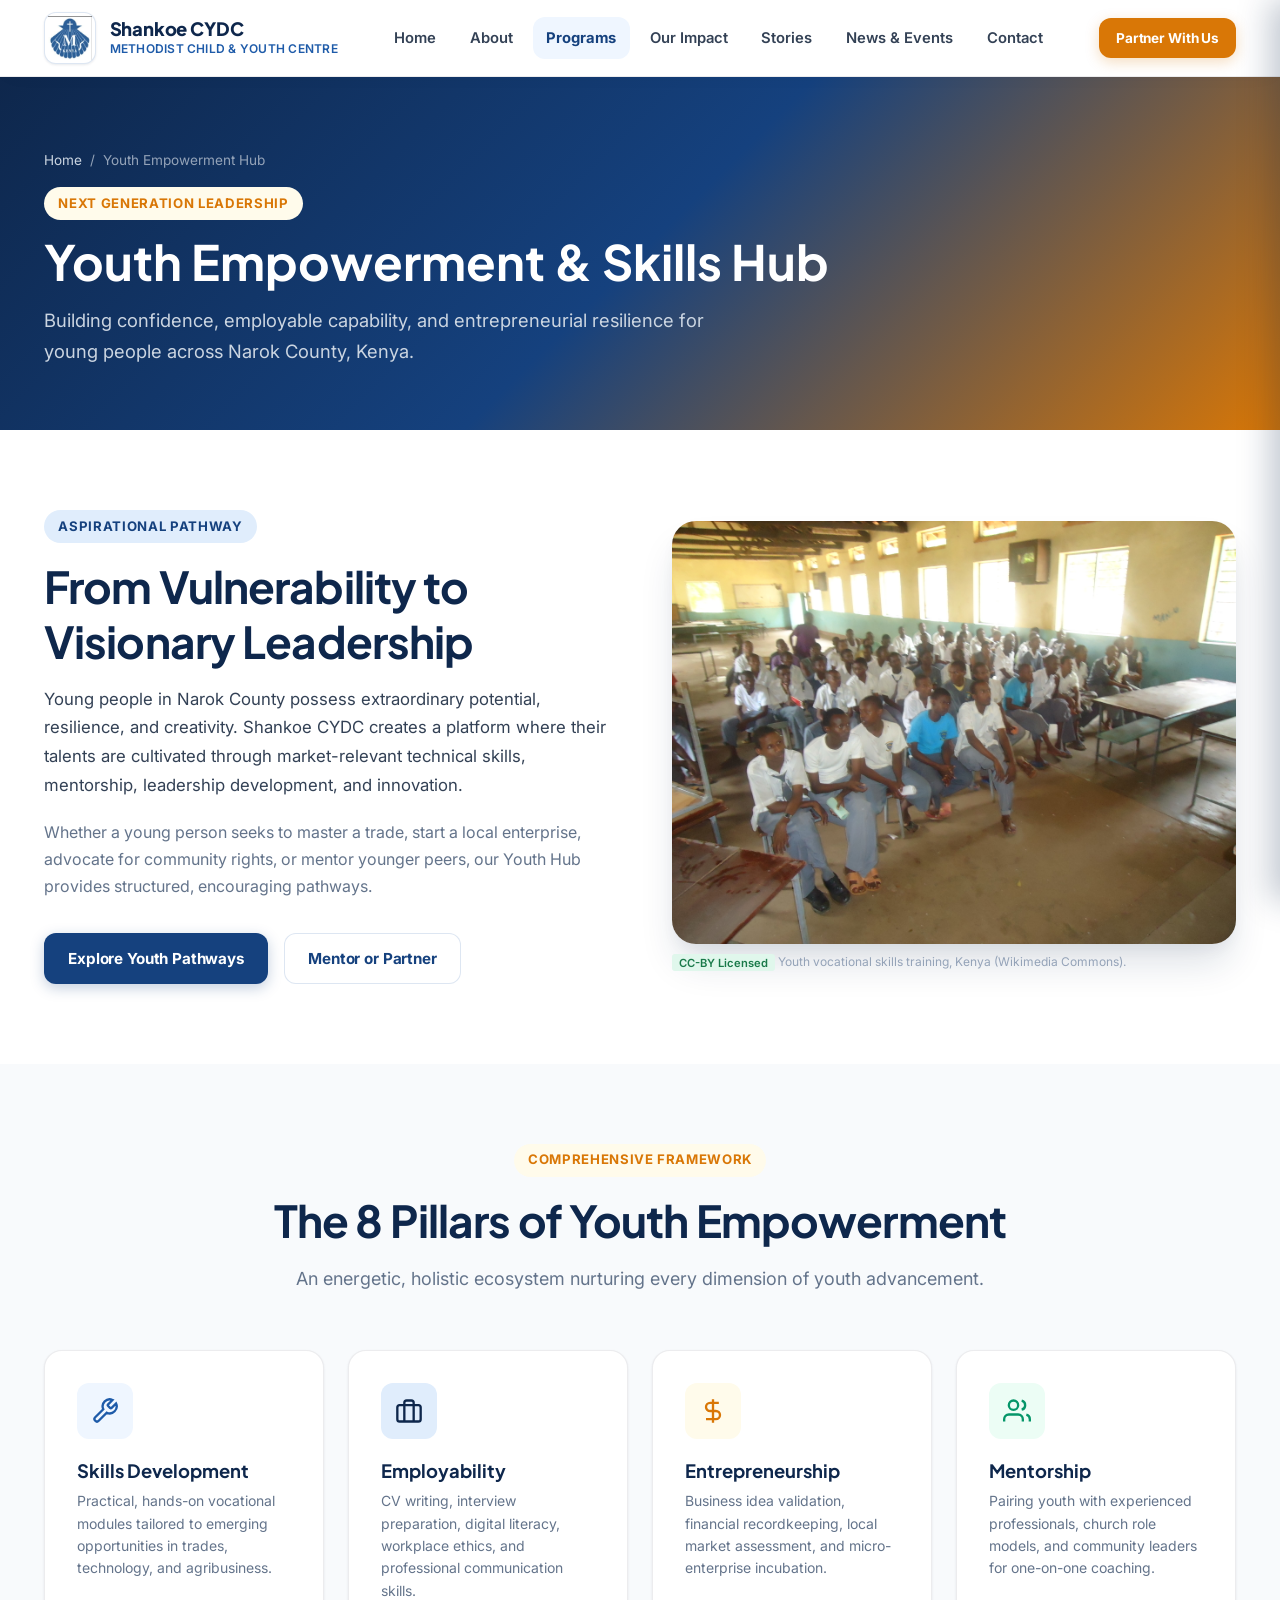
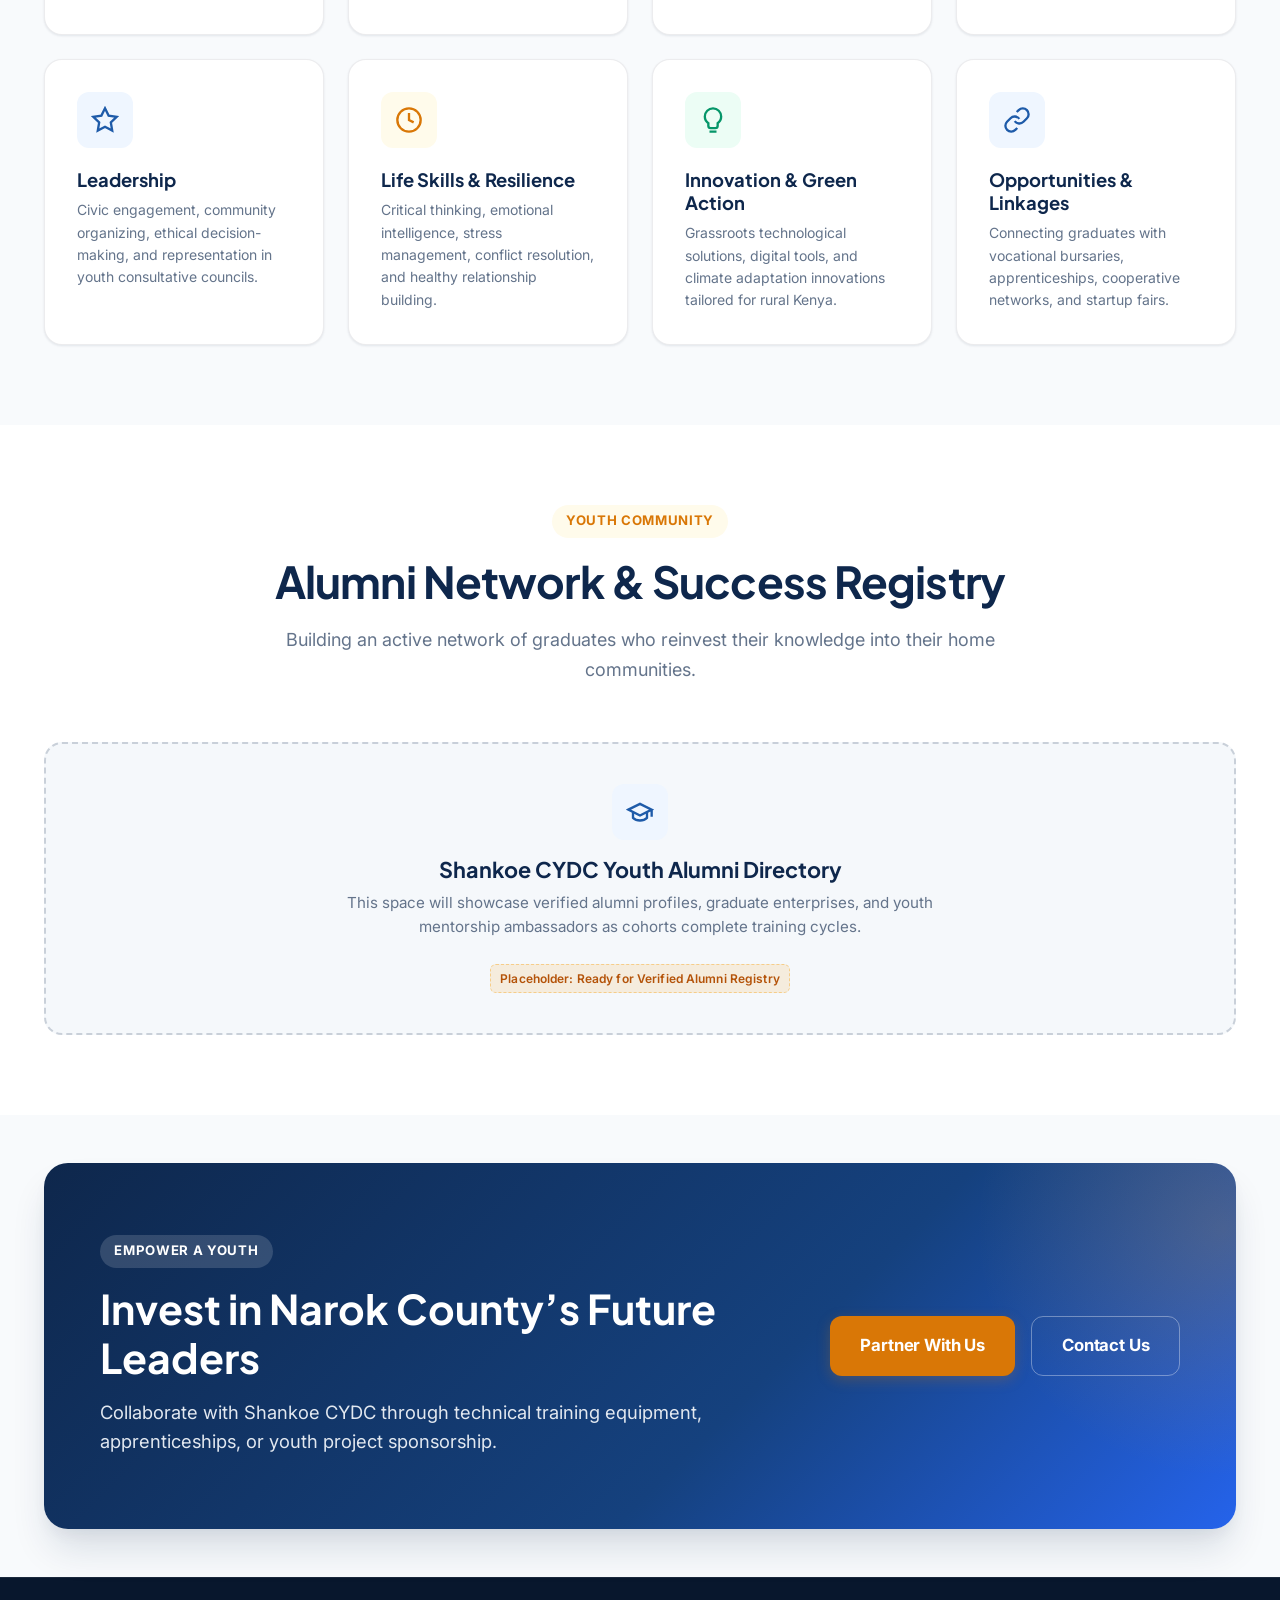
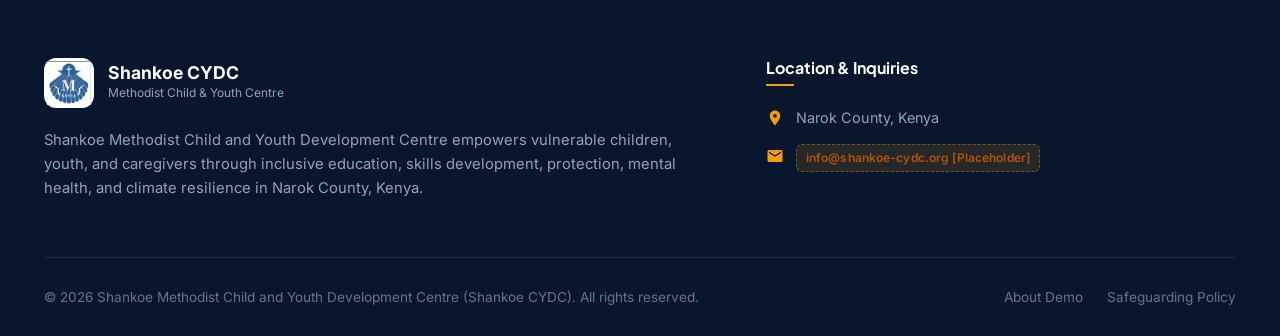
<file: youth.html>
<!DOCTYPE html>
<html lang="en">
<head>
  <meta charset="UTF-8">
  <meta name="viewport" content="width=device-width, initial-scale=1.0">
  <title>Youth Empowerment Hub | Shankoe CYDC</title>
  <meta name="description" content="Youth Empowerment Hub at Shankoe Methodist Child and Youth Development Centre in Narok County, Kenya. Skills development, employability, entrepreneurship, mentorship, leadership, innovation, and alumni.">
  <link rel="stylesheet" href="css/style.css">
  <link rel="icon" type="image/jpeg" href="assets/images/shankoe-logo-clean.png">
</head>
<body>


  <!-- Header Nav -->
  <header class="header-nav">
    <div class="container nav-container">
      <a href="index.html" class="brand-wrapper" aria-label="Shankoe CYDC Home">
        <div class="brand-logo-badge">
          <img src="assets/images/shankoe-logo-clean.png" alt="Shankoe CYDC Logo">
        </div>
        <div class="brand-text">
          <span class="brand-title">Shankoe CYDC</span>
          <span class="brand-sub">Methodist Child &amp; Youth Centre</span>
        </div>
      </a>

      <!-- Desktop Nav -->
      <nav>
        <ul class="nav-menu">
          <li class="nav-item"><a href="index.html" class="nav-link">Home</a></li>
          <li class="nav-item">
            <a href="about.html" class="nav-link">About</a>
            <ul class="nav-dropdown">
              <li><a href="about.html#vision-mission">Vision &amp; Mission</a></li>
              <li><a href="about.html#core-values">Core Values</a></li>
              <li><a href="about.html#objectives">Strategic Objectives</a></li>
              <li><a href="about.html#toc">Theory of Change</a></li>
            </ul>
          </li>
          <li class="nav-item">
            <a href="programs.html" class="nav-link active">Programs</a>
            <ul class="nav-dropdown">
              <li><a href="programs.html">All Programmes</a></li>
              <li><a href="programs.html#education">Education &amp; Lifelong Learning</a></li>
              <li><a href="youth.html">Youth Skills &amp; Enterprise</a></li>
              <li><a href="caregivers.html">Caregivers &amp; Community</a></li>
              <li><a href="programs.html#protection">Child &amp; Youth Protection</a></li>
              <li><a href="programs.html#mental-health">Psychosocial &amp; Mental Health</a></li>
              <li><a href="programs.html#climate">Community Climate Resilience</a></li>
            </ul>
          </li>
          <li class="nav-item"><a href="impact.html" class="nav-link">Our Impact</a></li>
          <li class="nav-item"><a href="stories.html" class="nav-link">Stories</a></li>
          <li class="nav-item"><a href="news.html" class="nav-link">News &amp; Events</a></li>
          <li class="nav-item"><a href="contact.html" class="nav-link">Contact</a></li>
        </ul>
      </nav>

      <div class="nav-actions">
        <a href="get-involved.html" class="btn btn-accent btn-sm">Partner With Us</a>
        <button class="mobile-toggle" aria-label="Open mobile navigation menu">
          <svg viewBox="0 0 24 24" fill="none" stroke="currentColor" stroke-width="2"><path stroke-linecap="round" stroke-linejoin="round" d="M4 6h16M4 12h16M4 18h16"/></svg>
        </button>
      </div>
    </div>
  </header>

  <!-- Mobile Drawer -->
  <div class="mobile-drawer-backdrop"></div>
  <div class="mobile-drawer" role="dialog" aria-label="Mobile Navigation">
    <div class="mobile-drawer-header">
      <div class="brand-wrapper">
        <div class="brand-logo-badge">
          <img src="assets/images/shankoe-logo-clean.png" alt="Shankoe CYDC">
        </div>
        <div class="brand-text">
          <span class="brand-title">Shankoe CYDC</span>
          <span class="brand-sub">Narok County, Kenya</span>
        </div>
      </div>
      <button class="mobile-drawer-close" aria-label="Close navigation" style="background:none;border:none;cursor:pointer;padding:0.4rem;">
        <svg viewBox="0 0 24 24" width="24" height="24" stroke="currentColor" stroke-width="2" fill="none"><path d="M6 18L18 6M6 6l12 12"/></svg>
      </button>
    </div>
    <ul class="mobile-menu-list">
      <li><a href="index.html" class="mobile-menu-link">Home</a></li>
      <li><a href="about.html" class="mobile-menu-link">About Us</a></li>
      <li><a href="programs.html" class="mobile-menu-link">Programs</a></li>
      <li><a href="caregivers.html" class="mobile-menu-link">Caregiver Engagement</a></li>
      <li><a href="youth.html" class="mobile-menu-link active">Youth Empowerment</a></li>
      <li><a href="impact.html" class="mobile-menu-link">Our Impact</a></li>
      <li><a href="stories.html" class="mobile-menu-link">Stories of Change</a></li>
      <li><a href="get-involved.html" class="mobile-menu-link">Get Involved</a></li>
      <li><a href="news.html" class="mobile-menu-link">News &amp; Events</a></li>
      <li><a href="contact.html" class="mobile-menu-link">Contact</a></li>
    </ul>
  </div>

  <!-- Page Hero Header -->
  <section class="page-hero" style="background: linear-gradient(135deg, #0e274c 0%, #15417e 50%, #d97706 100%);">
    <div class="container">
      <div class="breadcrumbs">
        <a href="index.html">Home</a>
        <span>/</span>
        <span>Youth Empowerment Hub</span>
      </div>
      <span class="eyebrow eyebrow-accent" style="margin-bottom: 0.75rem;">Next Generation Leadership</span>
      <h1>Youth Empowerment &amp; Skills Hub</h1>
      <p>
        Building confidence, employable capability, and entrepreneurial resilience for young people across Narok County, Kenya.
      </p>
    </div>
  </section>

  <!-- Introductory Vision for Youth -->
  <section class="section bg-white">
    <div class="container">
      <div class="grid-2" style="align-items: center; gap: 4rem;">
        <div>
          <span class="eyebrow">Aspirational Pathway</span>
          <h2 class="section-title">From Vulnerability to Visionary Leadership</h2>
          <p style="font-size: 1.05rem; line-height: 1.7; color: var(--text-body); margin-bottom: 1.25rem;">
            Young people in Narok County possess extraordinary potential, resilience, and creativity. Shankoe CYDC creates a platform where their talents are cultivated through market-relevant technical skills, mentorship, leadership development, and innovation.
          </p>
          <p style="color: var(--text-muted); line-height: 1.7; margin-bottom: 2rem;">
            Whether a young person seeks to master a trade, start a local enterprise, advocate for community rights, or mentor younger peers, our Youth Hub provides structured, encouraging pathways.
          </p>
          <div style="display:flex; gap:1rem; flex-wrap:wrap;">
            <a href="#pathways" class="btn btn-primary">Explore Youth Pathways</a>
            <a href="get-involved.html" class="btn btn-secondary">Mentor or Partner</a>
          </div>
        </div>

        <div>
          <div style="border-radius: var(--radius-xl); overflow: hidden; box-shadow: var(--shadow-xl);">
            <img src="assets/images/kenya-youth-secondary.jpg" alt="Young people in hands-on vocational training session, Kenya">
          </div>
          <p style="font-size: 0.75rem; color: var(--text-light); margin-top: 0.5rem;">
            <span style="background:#e0f7ec;color:#1a7a4a;font-size:0.7rem;padding:0.1rem 0.45rem;border-radius:3px;font-weight:600;">CC-BY Licensed</span> Youth vocational skills training, Kenya (Wikimedia Commons).
          </p>
        </div>
      </div>
    </div>
  </section>

  <!-- The 8 Pillars of Youth Empowerment -->
  <section class="section bg-light" id="pathways">
    <div class="container">
      <div class="section-header">
        <span class="eyebrow eyebrow-accent">Comprehensive Framework</span>
        <h2 class="section-title">The 8 Pillars of Youth Empowerment</h2>
        <p class="section-desc">An energetic, holistic ecosystem nurturing every dimension of youth advancement.</p>
      </div>

      <div class="grid-4">
        <!-- 1. Skills Development -->
        <div class="card">
          <div class="card-icon">
            <svg viewBox="0 0 24 24" fill="none" stroke="currentColor" stroke-width="2"><path d="M14.7 6.3a1 1 0 0 0 0 1.4l1.6 1.6a1 1 0 0 0 1.4 0l3.77-3.77a6 6 0 0 1-7.94 7.94l-6.91 6.91a2.12 2.12 0 0 1-3-3l6.91-6.91a6 6 0 0 1 7.94-7.94l-3.76 3.76z"/></svg>
          </div>
          <h3 style="font-size: 1.15rem; margin-bottom: 0.5rem;">Skills Development</h3>
          <p style="font-size: 0.875rem; color: var(--text-muted); line-height: 1.6;">
            Practical, hands-on vocational modules tailored to emerging opportunities in trades, technology, and agribusiness.
          </p>
        </div>

        <!-- 2. Employability -->
        <div class="card">
          <div class="card-icon" style="background:var(--tint-blue); color:var(--primary-navy);">
            <svg viewBox="0 0 24 24" fill="none" stroke="currentColor" stroke-width="2"><rect x="2" y="7" width="20" height="14" rx="2" ry="2"/><path d="M16 21V5a2 2 0 0 0-2-2h-4a2 2 0 0 0-2 2v16"/></svg>
          </div>
          <h3 style="font-size: 1.15rem; margin-bottom: 0.5rem;">Employability</h3>
          <p style="font-size: 0.875rem; color: var(--text-muted); line-height: 1.6;">
            CV writing, interview preparation, digital literacy, workplace ethics, and professional communication skills.
          </p>
        </div>

        <!-- 3. Entrepreneurship -->
        <div class="card">
          <div class="card-icon" style="background:var(--accent-warm); color:var(--accent-amber);">
            <svg viewBox="0 0 24 24" fill="none" stroke="currentColor" stroke-width="2"><path d="M12 2v20M17 5H9.5a3.5 3.5 0 0 0 0 7h5a3.5 3.5 0 0 1 0 7H6"/></svg>
          </div>
          <h3 style="font-size: 1.15rem; margin-bottom: 0.5rem;">Entrepreneurship</h3>
          <p style="font-size: 0.875rem; color: var(--text-muted); line-height: 1.6;">
            Business idea validation, financial recordkeeping, local market assessment, and micro-enterprise incubation.
          </p>
        </div>

        <!-- 4. Mentorship -->
        <div class="card">
          <div class="card-icon" style="background:var(--accent-green-light); color:var(--accent-green);">
            <svg viewBox="0 0 24 24" fill="none" stroke="currentColor" stroke-width="2"><path d="M17 21v-2a4 4 0 0 0-4-4H5a4 4 0 0 0-4 4v2"/><circle cx="9" cy="7" r="4"/><path d="M23 21v-2a4 4 0 0 0-3-3.87"/><path d="M16 3.13a4 4 0 0 1 0 7.75"/></svg>
          </div>
          <h3 style="font-size: 1.15rem; margin-bottom: 0.5rem;">Mentorship</h3>
          <p style="font-size: 0.875rem; color: var(--text-muted); line-height: 1.6;">
            Pairing youth with experienced professionals, church role models, and community leaders for one-on-one coaching.
          </p>
        </div>

        <!-- 5. Leadership -->
        <div class="card">
          <div class="card-icon">
            <svg viewBox="0 0 24 24" fill="none" stroke="currentColor" stroke-width="2"><polygon points="12 2 15.09 8.26 22 9.27 17 14.14 18.18 21.02 12 17.77 5.82 21.02 7 14.14 2 9.27 8.91 8.26 12 2"/></svg>
          </div>
          <h3 style="font-size: 1.15rem; margin-bottom: 0.5rem;">Leadership</h3>
          <p style="font-size: 0.875rem; color: var(--text-muted); line-height: 1.6;">
            Civic engagement, community organizing, ethical decision-making, and representation in youth consultative councils.
          </p>
        </div>

        <!-- 6. Life Skills -->
        <div class="card">
          <div class="card-icon" style="background:var(--accent-warm); color:var(--accent-amber);">
            <svg viewBox="0 0 24 24" fill="none" stroke="currentColor" stroke-width="2"><circle cx="12" cy="12" r="10"/><path d="M12 6v6l4 2"/></svg>
          </div>
          <h3 style="font-size: 1.15rem; margin-bottom: 0.5rem;">Life Skills &amp; Resilience</h3>
          <p style="font-size: 0.875rem; color: var(--text-muted); line-height: 1.6;">
            Critical thinking, emotional intelligence, stress management, conflict resolution, and healthy relationship building.
          </p>
        </div>

        <!-- 7. Innovation -->
        <div class="card">
          <div class="card-icon" style="background:var(--accent-green-light); color:var(--accent-green);">
            <svg viewBox="0 0 24 24" fill="none" stroke="currentColor" stroke-width="2"><path d="M12 2a7 7 0 0 1 7 7c0 2.38-1.19 4.47-3 5.74V17a2 2 0 0 1-2 2h-4a2 2 0 0 1-2-2v-2.26C6.19 13.47 5 11.38 5 9a7 7 0 0 1 7-7z"/><line x1="9" y1="22" x2="15" y2="22"/></svg>
          </div>
          <h3 style="font-size: 1.15rem; margin-bottom: 0.5rem;">Innovation &amp; Green Action</h3>
          <p style="font-size: 0.875rem; color: var(--text-muted); line-height: 1.6;">
            Grassroots technological solutions, digital tools, and climate adaptation innovations tailored for rural Kenya.
          </p>
        </div>

        <!-- 8. Opportunities & Linkages -->
        <div class="card">
          <div class="card-icon">
            <svg viewBox="0 0 24 24" fill="none" stroke="currentColor" stroke-width="2"><path d="M10 13a5 5 0 0 0 7.54.54l3-3a5 5 0 0 0-7.07-7.07l-1.72 1.71"/><path d="M14 11a5 5 0 0 0-7.54-.54l-3 3a5 5 0 0 0 7.07 7.07l1.71-1.71"/></svg>
          </div>
          <h3 style="font-size: 1.15rem; margin-bottom: 0.5rem;">Opportunities &amp; Linkages</h3>
          <p style="font-size: 0.875rem; color: var(--text-muted); line-height: 1.6;">
            Connecting graduates with vocational bursaries, apprenticeships, cooperative networks, and startup fairs.
          </p>
        </div>
      </div>
    </div>
  </section>

  <!-- Alumni & Youth Voice Placeholder -->
  <section class="section bg-white" id="alumni">
    <div class="container">
      <div class="section-header">
        <span class="eyebrow eyebrow-accent">Youth Community</span>
        <h2 class="section-title">Alumni Network &amp; Success Registry</h2>
        <p class="section-desc">Building an active network of graduates who reinvest their knowledge into their home communities.</p>
      </div>

      <div class="placeholder-box" data-placeholder="true">
        <div class="card-icon" style="margin: 0 auto 1rem; width:56px; height:56px;">
          <svg viewBox="0 0 24 24" fill="none" stroke="currentColor" stroke-width="2"><path d="M22 10v6M2 10l10-5 10 5-10 5z"/><path d="M6 12v5c3 3 9 3 12 0v-5"/></svg>
        </div>
        <h3 style="color: var(--primary-navy); font-size: 1.35rem; margin-bottom: 0.5rem;">Shankoe CYDC Youth Alumni Directory</h3>
        <p style="max-width: 620px; margin: 0 auto 1.5rem; font-size: 0.95rem; line-height: 1.6;">
          This space will showcase verified alumni profiles, graduate enterprises, and youth mentorship ambassadors as cohorts complete training cycles.
        </p>
        <span class="placeholder-tag">Placeholder: Ready for Verified Alumni Registry</span>
      </div>
    </div>
  </section>

  <!-- Final CTA -->
  <section class="section-sm">
    <div class="container">
      <div class="cta-banner">
        <div class="cta-grid">
          <div>
            <span class="eyebrow eyebrow-white" style="margin-bottom: 1rem;">Empower A Youth</span>
            <h2>Invest in Narok County’s Future Leaders</h2>
            <p>Collaborate with Shankoe CYDC through technical training equipment, apprenticeships, or youth project sponsorship.</p>
          </div>
          <div class="cta-buttons">
            <a href="get-involved.html" class="btn btn-accent btn-lg">Partner With Us</a>
            <a href="contact.html" class="btn btn-outline-white btn-lg">Contact Us</a>
          </div>
        </div>
      </div>
    </div>
  </section>

  <!-- Master Footer -->
  <footer class="site-footer">
    <div class="container">
      <div class="footer-top">
        <div class="footer-brand">
          <div class="footer-logo-row">
            <div class="footer-logo-badge">
              <img src="assets/images/shankoe-logo-clean.png" alt="Shankoe CYDC">
            </div>
            <div>
              <div class="footer-brand-title">Shankoe CYDC</div>
              <div style="font-size:0.75rem; color:#94a3b8;">Methodist Child &amp; Youth Centre</div>
            </div>
          </div>
          <p>
            Shankoe Methodist Child and Youth Development Centre empowers vulnerable children, youth, and caregivers through inclusive education, skills development, protection, mental health, and climate resilience in Narok County, Kenya.
          </p>
        </div>


        <div class="footer-col">
          <h4>Location &amp; Inquiries</h4>
          <ul class="footer-contact-list">
            <li class="footer-contact-item">
              <svg viewBox="0 0 24 24" fill="currentColor"><path d="M12 2C8.13 2 5 5.13 5 9c0 5.25 7 13 7 13s7-7.75 7-13c0-3.87-3.13-7-7-7zm0 9.5c-1.38 0-2.5-1.12-2.5-2.5s1.12-2.5 2.5-2.5 2.5 1.12 2.5 2.5-1.12 2.5-2.5 2.5z"/></svg>
              <span>Narok County, Kenya</span>
            </li>
            <li class="footer-contact-item">
              <svg viewBox="0 0 24 24" fill="currentColor"><path d="M20 4H4c-1.1 0-1.99.9-1.99 2L2 18c0 1.1.9 2 2 2h16c1.1 0 2-.9 2-2V6c0-1.1-.9-2-2-2zm0 4l-8 5-8-5V6l8 5 8-5v2z"/></svg>
              <span class="placeholder-tag" data-placeholder="true">info@shankoe-cydc.org [Placeholder]</span>
            </li>
          </ul>
        </div>
      </div>

      <div class="footer-bottom">
        <p>&copy; 2026 Shankoe Methodist Child and Youth Development Centre (Shankoe CYDC). All rights reserved.</p>
        <div class="footer-bottom-links">
          <a href="about.html">About Demo</a>
          <a href="contact.html">Safeguarding Policy</a>
        </div>
      </div>
    </div>
  </footer>



  <script src="js/main.js"></script>
</body>
</html>
</file>
<file: css/style.css>
/* ==========================================================================
   Shankoe Methodist Child and Youth Development Centre (Shankoe CYDC)
   Official Master Stylesheet - Modern NGO Digital Identity
   ========================================================================== */

@import url('https://fonts.googleapis.com/css2?family=Inter:wght@300;400;500;600;700&family=Plus+Jakarta+Sans:wght@500;600;700;800&display=swap');

:root {
  /* Brand Palette - Rooted in Methodist Blue Heritage */
  --primary-navy: #0e274c;
  --primary-blue: #15417e;
  --brand-blue: #1e5ba9;
  --accent-blue: #2d74ce;
  --light-blue: #eff6ff;
  --tint-blue: #e0edfc;
  
  /* Warmth & Community Accents */
  --accent-amber: #d97706;
  --accent-gold: #f59e0b;
  --accent-warm: #fffbeb;
  --accent-green: #059669;
  --accent-green-light: #ecfdf5;
  
  /* Neutrals & Surfaces */
  --bg-page: #f8fafc;
  --bg-surface: #ffffff;
  --bg-subtle: #f1f5f9;
  --text-main: #0f172a;
  --text-body: #334155;
  --text-muted: #64748b;
  --text-light: #94a3b8;
  --border-light: rgba(15, 23, 42, 0.08);
  --border-blue: rgba(30, 91, 169, 0.15);
  
  /* Elevation Shadows */
  --shadow-sm: 0 1px 3px rgba(14, 39, 76, 0.06), 0 1px 2px rgba(14, 39, 76, 0.04);
  --shadow-md: 0 4px 12px -2px rgba(14, 39, 76, 0.08), 0 2px 6px -1px rgba(14, 39, 76, 0.04);
  --shadow-lg: 0 12px 24px -4px rgba(14, 39, 76, 0.1), 0 4px 8px -2px rgba(14, 39, 76, 0.04);
  --shadow-xl: 0 24px 38px -6px rgba(14, 39, 76, 0.14), 0 8px 16px -4px rgba(14, 39, 76, 0.06);

  /* Radius */
  --radius-sm: 6px;
  --radius-md: 12px;
  --radius-lg: 18px;
  --radius-xl: 24px;
  --radius-full: 9999px;

  /* Fonts */
  --font-heading: 'Plus Jakarta Sans', system-ui, -apple-system, sans-serif;
  --font-body: 'Inter', system-ui, -apple-system, sans-serif;

  /* Transitions */
  --transition-fast: 0.18s ease;
  --transition-base: 0.28s cubic-bezier(0.16, 1, 0.3, 1);
  --transition-smooth: 0.4s cubic-bezier(0.16, 1, 0.3, 1);
}

/* Base & Reset */
*, *::before, *::after {
  box-sizing: border-box;
  margin: 0;
  padding: 0;
}

html {
  scroll-behavior: smooth;
  font-size: 16px;
  -webkit-font-smoothing: antialiased;
  -moz-osx-font-smoothing: grayscale;
}

body {
  font-family: var(--font-body);
  background-color: var(--bg-page);
  color: var(--text-body);
  line-height: 1.65;
  overflow-x: hidden;
}

h1, h2, h3, h4, h5, h6 {
  font-family: var(--font-heading);
  color: var(--primary-navy);
  font-weight: 700;
  line-height: 1.25;
}

a {
  color: var(--brand-blue);
  text-decoration: none;
  transition: color var(--transition-fast);
}

a:hover {
  color: var(--primary-navy);
}

img {
  max-width: 100%;
  height: auto;
  display: block;
}

button, input, textarea, select {
  font-family: inherit;
  font-size: inherit;
}

/* Layout Utilities */
.container {
  width: 100%;
  max-width: 1240px;
  margin: 0 auto;
  padding: 0 1.5rem;
}

.container-narrow {
  max-width: 900px;
}

.section {
  padding: 5rem 0;
  position: relative;
}

.section-sm {
  padding: 3rem 0;
}

.section-compact {
  padding: 3.5rem 0;
}

.section-compact .section-header {
  margin-bottom: 2rem;
}

.section-lg {
  padding: 6.5rem 0;
}

.bg-white {
  background-color: var(--bg-surface);
}

.bg-light {
  background-color: var(--bg-page);
}

.bg-subtle-blue {
  background-color: var(--light-blue);
}

.bg-navy {
  background-color: var(--primary-navy);
  color: #ffffff;
}

.bg-navy h1, .bg-navy h2, .bg-navy h3, .bg-navy h4 {
  color: #ffffff;
}

.bg-navy p {
  color: #cbd5e1;
}

/* Section Headers */
.section-header {
  text-align: center;
  max-width: 760px;
  margin: 0 auto 3.5rem;
}

.section-header.text-left {
  text-align: left;
  margin-left: 0;
}

.eyebrow {
  display: inline-flex;
  align-items: center;
  gap: 0.5rem;
  padding: 0.35rem 0.9rem;
  border-radius: var(--radius-full);
  background-color: var(--tint-blue);
  color: var(--primary-blue);
  font-size: 0.825rem;
  font-weight: 700;
  letter-spacing: 0.05em;
  text-transform: uppercase;
  margin-bottom: 1rem;
}

.eyebrow-accent {
  background-color: var(--accent-warm);
  color: var(--accent-amber);
}

.eyebrow-white {
  background-color: rgba(255, 255, 255, 0.15);
  color: #ffffff;
}

.section-title {
  font-size: clamp(2rem, 3.5vw, 2.75rem);
  letter-spacing: -0.02em;
  margin-bottom: 1rem;
}

.section-desc {
  font-size: 1.125rem;
  color: var(--text-muted);
  line-height: 1.7;
}

/* Top Announcement Bar */
.top-bar {
  background-color: var(--primary-navy);
  color: #cbd5e1;
  font-size: 0.825rem;
  padding: 0.55rem 0;
  border-bottom: 1px solid rgba(255, 255, 255, 0.08);
}

.top-bar-inner {
  display: flex;
  align-items: center;
  justify-content: space-between;
  flex-wrap: wrap;
  gap: 0.75rem;
}

.top-bar-left, .top-bar-right {
  display: flex;
  align-items: center;
  gap: 1.25rem;
  flex-wrap: wrap;
}

.top-bar-item {
  display: inline-flex;
  align-items: center;
  gap: 0.4rem;
  color: #cbd5e1;
}

.top-bar-item svg {
  width: 14px;
  height: 14px;
  color: var(--accent-gold);
}

.top-bar-link {
  color: #cbd5e1;
  transition: color var(--transition-fast);
}

.top-bar-link:hover {
  color: #ffffff;
}

.demo-indicator {
  display: inline-flex;
  align-items: center;
  gap: 0.35rem;
  padding: 0.15rem 0.5rem;
  border-radius: var(--radius-full);
  background: rgba(217, 119, 6, 0.2);
  color: #fde68a;
  border: 1px solid rgba(245, 158, 11, 0.3);
  font-weight: 600;
  font-size: 0.75rem;
}

/* Master Navigation Bar */
.header-nav {
  position: sticky;
  top: 0;
  z-index: 1000;
  background-color: rgba(255, 255, 255, 0.98);
  backdrop-filter: blur(12px);
  border-bottom: 1px solid var(--border-light);
  box-shadow: 0 4px 20px -8px rgba(14, 39, 76, 0.06);
  transition: all var(--transition-base);
}

.nav-container {
  display: flex;
  align-items: center;
  justify-content: space-between;
  padding-top: 0.75rem;
  padding-bottom: 0.75rem;
}

.brand-wrapper {
  display: flex;
  align-items: center;
  gap: 0.85rem;
  text-decoration: none;
}

.brand-logo-badge {
  width: 52px;
  height: 52px;
  border-radius: var(--radius-md);
  background: #ffffff;
  padding: 3px;
  display: flex;
  align-items: center;
  justify-content: center;
  box-shadow: var(--shadow-sm);
  border: 1px solid var(--border-blue);
  flex-shrink: 0;
}

.brand-logo-badge img {
  width: 100%;
  height: 100%;
  object-fit: contain;
}

.brand-text {
  display: flex;
  flex-direction: column;
}

.brand-title {
  font-family: var(--font-heading);
  font-weight: 800;
  font-size: 1.15rem;
  line-height: 1.15;
  color: var(--primary-navy);
  letter-spacing: -0.01em;
}

.brand-sub {
  font-size: 0.75rem;
  font-weight: 600;
  color: var(--brand-blue);
  letter-spacing: 0.02em;
  text-transform: uppercase;
}

/* Desktop Nav Menu */
.nav-menu {
  display: flex;
  align-items: center;
  gap: 0.4rem;
  list-style: none;
}

.nav-item {
  position: relative;
}

.nav-link {
  display: inline-flex;
  align-items: center;
  gap: 0.35rem;
  padding: 0.55rem 0.85rem;
  border-radius: var(--radius-md);
  font-size: 0.925rem;
  font-weight: 600;
  color: var(--text-body);
  transition: all var(--transition-fast);
}

.nav-link:hover, .nav-link.active {
  color: var(--brand-blue);
  background-color: var(--light-blue);
}

.nav-link.active {
  color: var(--primary-blue);
  font-weight: 700;
}

/* Nav Dropdown */
.nav-dropdown {
  position: absolute;
  top: 100%;
  left: 0;
  min-width: 250px;
  background: #ffffff;
  border-radius: var(--radius-md);
  box-shadow: var(--shadow-xl);
  border: 1px solid var(--border-light);
  padding: 0.6rem;
  opacity: 0;
  visibility: hidden;
  transform: translateY(10px);
  transition: all var(--transition-base);
  z-index: 100;
  list-style: none;
}

.nav-item:hover .nav-dropdown {
  opacity: 1;
  visibility: visible;
  transform: translateY(0);
}

.nav-dropdown li a {
  display: block;
  padding: 0.6rem 0.85rem;
  border-radius: var(--radius-sm);
  font-size: 0.875rem;
  font-weight: 500;
  color: var(--text-body);
  transition: background-color var(--transition-fast), color var(--transition-fast);
}

.nav-dropdown li a:hover {
  background-color: var(--light-blue);
  color: var(--brand-blue);
}

/* Nav Actions */
.nav-actions {
  display: flex;
  align-items: center;
  gap: 0.85rem;
}

.mobile-toggle {
  display: none;
  background: none;
  border: none;
  color: var(--primary-navy);
  padding: 0.4rem;
  cursor: pointer;
  border-radius: var(--radius-sm);
}

.mobile-toggle svg {
  width: 26px;
  height: 26px;
}

/* Buttons */
.btn {
  display: inline-flex;
  align-items: center;
  justify-content: center;
  gap: 0.5rem;
  padding: 0.75rem 1.45rem;
  border-radius: var(--radius-md);
  font-weight: 700;
  font-size: 0.95rem;
  letter-spacing: -0.01em;
  cursor: pointer;
  border: 1px solid transparent;
  transition: all var(--transition-base);
  white-space: nowrap;
}

.btn svg {
  width: 18px;
  height: 18px;
  transition: transform var(--transition-fast);
}

.btn:hover svg {
  transform: translateX(2px);
}

.btn-primary {
  background-color: var(--primary-blue);
  color: #ffffff;
  box-shadow: 0 4px 14px rgba(21, 65, 126, 0.25);
}

.btn-primary:hover {
  background-color: var(--primary-navy);
  color: #ffffff;
  box-shadow: 0 6px 20px rgba(14, 39, 76, 0.35);
  transform: translateY(-2px);
}

.btn-accent {
  background-color: var(--accent-amber);
  color: #ffffff;
  box-shadow: 0 4px 14px rgba(217, 119, 6, 0.25);
}

.btn-accent:hover {
  background-color: #b45309;
  color: #ffffff;
  transform: translateY(-2px);
}

.btn-secondary {
  background-color: #ffffff;
  color: var(--primary-blue);
  border-color: var(--border-blue);
}

.btn-secondary:hover {
  background-color: var(--light-blue);
  border-color: var(--brand-blue);
  color: var(--primary-navy);
  transform: translateY(-2px);
}

.btn-outline-white {
  background-color: transparent;
  color: #ffffff;
  border-color: rgba(255, 255, 255, 0.35);
}

.btn-outline-white:hover {
  background-color: #ffffff;
  color: var(--primary-navy);
  border-color: #ffffff;
  transform: translateY(-2px);
}

.btn-white {
  background-color: #ffffff;
  color: var(--primary-navy);
  box-shadow: var(--shadow-md);
}

.btn-white:hover {
  background-color: #f8fafc;
  color: var(--primary-blue);
  transform: translateY(-2px);
}

.btn-sm {
  padding: 0.5rem 1rem;
  font-size: 0.85rem;
}

.btn-lg {
  padding: 0.95rem 1.85rem;
  font-size: 1.05rem;
}

/* Hero Section */
.hero {
  position: relative;
  background: linear-gradient(135deg, #0e274c 0%, #15417e 60%, #1e5ba9 100%);
  color: #ffffff;
  padding: 5.5rem 0 6rem;
  overflow: hidden;
}

.hero-compact {
  padding: 4.25rem 0 4.5rem;
}

.hero-compact .hero-image-card img {
  height: 400px;
}

.hero-compact .hero-actions {
  margin-bottom: 2rem;
}

.hero-compact .hero-lead {
  margin-bottom: 1.5rem;
  font-size: 1.1rem;
}

.hero::before {
  content: '';
  position: absolute;
  top: 0; right: 0; bottom: 0; left: 0;
  background-image: radial-gradient(circle at 80% 20%, rgba(217, 119, 6, 0.12) 0%, transparent 45%),
                    radial-gradient(circle at 10% 80%, rgba(45, 116, 206, 0.2) 0%, transparent 50%);
  pointer-events: none;
}

.hero-grid {
  display: grid;
  grid-template-columns: 1.15fr 0.85fr;
  align-items: center;
  gap: 3.5rem;
  position: relative;
  z-index: 2;
}

.hero-content {
  max-width: 640px;
}

.hero-badge-row {
  display: flex;
  align-items: center;
  gap: 0.75rem;
  flex-wrap: wrap;
  margin-bottom: 1.25rem;
}

.hero-title {
  font-size: clamp(2.4rem, 4.2vw, 3.6rem);
  font-weight: 800;
  color: #ffffff;
  line-height: 1.15;
  letter-spacing: -0.025em;
  margin-bottom: 1.35rem;
}

.hero-title span {
  background: linear-gradient(90deg, #ffd166 0%, #f9a03f 100%);
  -webkit-background-clip: text;
  -webkit-text-fill-color: transparent;
}

.hero-lead {
  font-size: 1.175rem;
  line-height: 1.7;
  color: #e2e8f0;
  margin-bottom: 2rem;
}

.hero-actions {
  display: flex;
  align-items: center;
  gap: 1rem;
  flex-wrap: wrap;
  margin-bottom: 2.5rem;
}

.hero-trust-bar {
  display: flex;
  align-items: center;
  gap: 2rem;
  padding-top: 1.5rem;
  border-top: 1px solid rgba(255, 255, 255, 0.15);
  flex-wrap: wrap;
}

.hero-trust-item {
  display: flex;
  align-items: center;
  gap: 0.6rem;
  font-size: 0.875rem;
  color: #cbd5e1;
}

.hero-trust-item svg {
  width: 18px;
  height: 18px;
  color: #f59e0b;
}

.hero-visual {
  position: relative;
}

.hero-image-card {
  position: relative;
  border-radius: var(--radius-xl);
  overflow: hidden;
  box-shadow: 0 25px 50px -12px rgba(0, 0, 0, 0.45);
  border: 4px solid rgba(255, 255, 255, 0.15);
}

.hero-image-card img {
  width: 100%;
  height: 480px;
  object-fit: cover;
  display: block;
}

.hero-float-card {
  position: absolute;
  bottom: -1.5rem;
  left: -1.5rem;
  background: rgba(255, 255, 255, 0.95);
  backdrop-filter: blur(10px);
  padding: 1rem 1.25rem;
  border-radius: var(--radius-lg);
  box-shadow: var(--shadow-xl);
  border: 1px solid var(--border-light);
  display: flex;
  align-items: center;
  gap: 0.85rem;
  max-width: 270px;
  z-index: 3;
}

.float-icon {
  width: 44px;
  height: 44px;
  border-radius: var(--radius-md);
  background: var(--light-blue);
  color: var(--brand-blue);
  display: flex;
  align-items: center;
  justify-content: center;
  flex-shrink: 0;
}

.float-icon svg {
  width: 24px;
  height: 24px;
}

.float-text h4 {
  font-size: 0.925rem;
  margin-bottom: 0.15rem;
  color: var(--primary-navy);
}

.float-text p {
  font-size: 0.775rem;
  color: var(--text-muted);
  line-height: 1.3;
}

.photo-caption-note {
  font-size: 0.725rem;
  color: rgba(255, 255, 255, 0.7);
  margin-top: 0.75rem;
  display: flex;
  align-items: center;
  gap: 0.4rem;
}

/* Editable Placeholder Badge System */
.placeholder-tag {
  display: inline-flex;
  align-items: center;
  gap: 0.35rem;
  padding: 0.2rem 0.55rem;
  border-radius: var(--radius-sm);
  background-color: rgba(245, 158, 11, 0.12);
  color: #b45309;
  border: 1px dashed rgba(245, 158, 11, 0.4);
  font-size: 0.75rem;
  font-weight: 600;
  letter-spacing: 0.01em;
}

.dark .placeholder-tag, .bg-navy .placeholder-tag {
  background-color: rgba(245, 158, 11, 0.2);
  color: #fde68a;
  border-color: rgba(245, 158, 11, 0.5);
}

.placeholder-box {
  background: rgba(241, 245, 249, 0.7);
  border: 2px dashed rgba(100, 116, 139, 0.3);
  border-radius: var(--radius-lg);
  padding: 2.5rem 1.5rem;
  text-align: center;
  color: var(--text-muted);
}

/* Feature & Focus Cards Grid */
.grid-2 {
  display: grid;
  grid-template-columns: repeat(2, 1fr);
  gap: 2rem;
}

.grid-3 {
  display: grid;
  grid-template-columns: repeat(3, 1fr);
  gap: 2rem;
}

.grid-4 {
  display: grid;
  grid-template-columns: repeat(4, 1fr);
  gap: 1.5rem;
}

.card {
  background: var(--bg-surface);
  border-radius: var(--radius-lg);
  border: 1px solid var(--border-light);
  box-shadow: var(--shadow-sm);
  padding: 2rem;
  transition: all var(--transition-base);
  position: relative;
  overflow: hidden;
}

.card:hover {
  transform: translateY(-4px);
  box-shadow: var(--shadow-lg);
  border-color: var(--border-blue);
}

.card-icon {
  width: 56px;
  height: 56px;
  border-radius: var(--radius-md);
  background-color: var(--light-blue);
  color: var(--brand-blue);
  display: flex;
  align-items: center;
  justify-content: center;
  margin-bottom: 1.25rem;
  transition: all var(--transition-base);
}

.card:hover .card-icon {
  background-color: var(--primary-blue);
  color: #ffffff;
  transform: scale(1.05);
}

.card-icon svg {
  width: 28px;
  height: 28px;
}

.card-title {
  font-size: 1.25rem;
  margin-bottom: 0.65rem;
}

.card-text {
  font-size: 0.95rem;
  color: var(--text-body);
  line-height: 1.6;
  margin-bottom: 1.25rem;
}

.card-link {
  display: inline-flex;
  align-items: center;
  gap: 0.4rem;
  font-weight: 700;
  font-size: 0.9rem;
  color: var(--brand-blue);
}

.card-link svg {
  width: 16px;
  height: 16px;
  transition: transform var(--transition-fast);
}

.card-link:hover svg {
  transform: translateX(4px);
}

/* Image Feature Card */
.image-feature-card {
  background: var(--bg-surface);
  border-radius: var(--radius-lg);
  border: 1px solid var(--border-light);
  overflow: hidden;
  box-shadow: var(--shadow-sm);
  transition: all var(--transition-base);
  display: flex;
  flex-direction: column;
}

.image-feature-card:hover {
  transform: translateY(-4px);
  box-shadow: var(--shadow-xl);
  border-color: var(--border-blue);
}

.image-feature-thumb {
  position: relative;
  height: 220px;
  overflow: hidden;
}

.image-feature-thumb img {
  width: 100%;
  height: 100%;
  object-fit: cover;
  transition: transform 0.5s ease;
}

.image-feature-card:hover .image-feature-thumb img {
  transform: scale(1.04);
}

.image-feature-tag {
  position: absolute;
  top: 1rem;
  left: 1rem;
  padding: 0.35rem 0.75rem;
  border-radius: var(--radius-full);
  background: rgba(14, 39, 76, 0.85);
  backdrop-filter: blur(6px);
  color: #ffffff;
  font-size: 0.75rem;
  font-weight: 700;
  letter-spacing: 0.02em;
}

.image-feature-body {
  padding: 1.75rem;
  display: flex;
  flex-direction: column;
  flex-grow: 1;
}

/* Compact Image-Led Pillar Cards */
.pillar-card {
  background: var(--bg-surface);
  border-radius: var(--radius-lg);
  border: 1px solid var(--border-light);
  overflow: hidden;
  box-shadow: var(--shadow-sm);
  transition: all var(--transition-base);
  display: flex;
  flex-direction: column;
}

.pillar-card:hover {
  transform: translateY(-4px);
  box-shadow: var(--shadow-lg);
  border-color: var(--border-blue);
}

.pillar-thumb {
  position: relative;
  height: 180px;
  overflow: hidden;
}

.pillar-thumb img {
  width: 100%;
  height: 100%;
  object-fit: cover;
  transition: transform 0.5s ease;
}

.pillar-card:hover .pillar-thumb img {
  transform: scale(1.06);
}

.pillar-tag {
  position: absolute;
  top: 0.75rem;
  left: 0.75rem;
  padding: 0.25rem 0.65rem;
  border-radius: var(--radius-full);
  background: rgba(14, 39, 76, 0.85);
  backdrop-filter: blur(6px);
  color: #ffffff;
  font-size: 0.7rem;
  font-weight: 700;
  letter-spacing: 0.03em;
  text-transform: uppercase;
}

.pillar-body {
  padding: 1.25rem 1.15rem 1.35rem;
  display: flex;
  flex-direction: column;
  flex-grow: 1;
}

.pillar-title {
  font-size: 1.1rem;
  margin-bottom: 0.35rem;
  color: var(--primary-navy);
}

.pillar-desc {
  font-size: 0.85rem;
  color: var(--text-muted);
  line-height: 1.45;
  margin-bottom: 1rem;
  flex-grow: 1;
}

/* Image Card in About / Intro */
.story-image-card {
  position: relative;
  border-radius: var(--radius-xl);
  overflow: hidden;
  box-shadow: var(--shadow-xl);
  border: 1px solid var(--border-light);
}

.story-image-card img {
  width: 100%;
  height: 380px;
  object-fit: cover;
  display: block;
}

.story-image-badge {
  position: absolute;
  bottom: 1.25rem;
  left: 1.25rem;
  background: rgba(14, 39, 76, 0.88);
  backdrop-filter: blur(8px);
  color: #ffffff;
  padding: 0.55rem 1rem;
  border-radius: var(--radius-md);
  font-size: 0.8rem;
  font-weight: 600;
  display: inline-flex;
  align-items: center;
  gap: 0.5rem;
}

/* Theory of Change (ToC) Visual Component */
.toc-wrapper {
  background: #ffffff;
  border-radius: var(--radius-xl);
  padding: 3rem 2.5rem;
  box-shadow: var(--shadow-lg);
  border: 1px solid var(--border-blue);
  position: relative;
}

.toc-flow {
  display: flex;
  align-items: stretch;
  justify-content: space-between;
  gap: 1.5rem;
  margin: 2.5rem 0 1.5rem;
  position: relative;
}

.toc-step {
  flex: 1;
  background: var(--bg-page);
  border-radius: var(--radius-lg);
  padding: 2rem 1.75rem;
  border: 2px solid transparent;
  transition: all var(--transition-base);
  position: relative;
  display: flex;
  flex-direction: column;
}

.toc-step:hover {
  background: #ffffff;
  border-color: var(--brand-blue);
  box-shadow: var(--shadow-md);
  transform: translateY(-3px);
}

.toc-step.step-if {
  border-top: 4px solid var(--primary-blue);
}

.toc-step.step-then {
  border-top: 4px solid var(--accent-amber);
}

.toc-step.step-because {
  border-top: 4px solid var(--accent-green);
}

.toc-badge {
  display: inline-block;
  padding: 0.35rem 0.85rem;
  border-radius: var(--radius-full);
  font-weight: 800;
  font-size: 0.825rem;
  letter-spacing: 0.05em;
  margin-bottom: 1rem;
  align-self: flex-start;
}

.badge-if {
  background-color: var(--light-blue);
  color: var(--primary-blue);
}

.badge-then {
  background-color: var(--accent-warm);
  color: var(--accent-amber);
}

.badge-because {
  background-color: var(--accent-green-light);
  color: var(--accent-green);
}

.toc-step h3 {
  font-size: 1.25rem;
  margin-bottom: 0.75rem;
}

.toc-step p {
  font-size: 0.95rem;
  line-height: 1.65;
  color: var(--text-body);
}

.toc-connector {
  display: flex;
  align-items: center;
  justify-content: center;
  color: var(--text-muted);
  font-weight: 800;
  font-size: 1.5rem;
  flex-shrink: 0;
}

/* Impact Counters & Statistics Section */
.impact-grid {
  display: grid;
  grid-template-columns: repeat(4, 1fr);
  gap: 1.75rem;
}

.stat-card {
  background: var(--bg-surface);
  border-radius: var(--radius-lg);
  padding: 2.25rem 1.5rem;
  text-align: center;
  border: 1px solid var(--border-light);
  box-shadow: var(--shadow-sm);
  transition: all var(--transition-base);
  position: relative;
}

.stat-card:hover {
  transform: translateY(-4px);
  box-shadow: var(--shadow-lg);
  border-color: var(--border-blue);
}

.stat-number {
  font-family: var(--font-heading);
  font-size: 2.85rem;
  font-weight: 800;
  color: var(--primary-blue);
  line-height: 1.1;
  margin-bottom: 0.5rem;
}

.stat-label {
  font-size: 1.05rem;
  font-weight: 700;
  color: var(--primary-navy);
  margin-bottom: 0.4rem;
}

.stat-desc {
  font-size: 0.85rem;
  color: var(--text-muted);
  line-height: 1.4;
  margin-bottom: 0.85rem;
}

/* Values Grid */
.values-grid {
  display: grid;
  grid-template-columns: repeat(3, 1fr);
  gap: 1.75rem;
}

.value-card {
  background: #ffffff;
  border-radius: var(--radius-lg);
  padding: 2.25rem 2rem;
  border: 1px solid var(--border-light);
  box-shadow: var(--shadow-sm);
  transition: all var(--transition-base);
  position: relative;
  overflow: hidden;
}

.value-card::before {
  content: '';
  position: absolute;
  top: 0; left: 0; width: 4px; height: 100%;
  background-color: var(--primary-blue);
  opacity: 0.4;
  transition: opacity var(--transition-fast), width var(--transition-fast);
}

.value-card:hover::before {
  opacity: 1;
  width: 6px;
}

.value-card:hover {
  transform: translateY(-3px);
  box-shadow: var(--shadow-md);
}

.value-card h3 {
  font-size: 1.3rem;
  margin-bottom: 0.5rem;
}

.value-card p {
  color: var(--text-body);
  font-size: 0.95rem;
}

/* Strategic Objectives & Key Strategies */
.objective-list {
  display: flex;
  flex-direction: column;
  gap: 1.25rem;
}

.objective-item {
  display: flex;
  align-items: flex-start;
  gap: 1.25rem;
  background: #ffffff;
  border-radius: var(--radius-md);
  padding: 1.5rem 1.75rem;
  border: 1px solid var(--border-light);
  box-shadow: var(--shadow-sm);
  transition: all var(--transition-base);
}

.objective-item:hover {
  border-color: var(--border-blue);
  box-shadow: var(--shadow-md);
  transform: translateX(4px);
}

.objective-num {
  width: 44px;
  height: 44px;
  border-radius: var(--radius-full);
  background: var(--light-blue);
  color: var(--primary-blue);
  display: flex;
  align-items: center;
  justify-content: center;
  font-family: var(--font-heading);
  font-weight: 800;
  font-size: 1.15rem;
  flex-shrink: 0;
}

.objective-text h4 {
  font-size: 1.125rem;
  margin-bottom: 0.35rem;
}

.objective-text p {
  font-size: 0.925rem;
  color: var(--text-muted);
}

/* Partner Logo Placeholders */
.partners-grid {
  display: grid;
  grid-template-columns: repeat(4, 1fr);
  gap: 1.5rem;
}

.partner-card {
  background: #ffffff;
  border-radius: var(--radius-md);
  padding: 2rem 1.5rem;
  text-align: center;
  border: 1px dashed rgba(100, 116, 139, 0.25);
  display: flex;
  flex-direction: column;
  align-items: center;
  justify-content: center;
  min-height: 130px;
  transition: all var(--transition-base);
}

.partner-card:hover {
  border-color: var(--brand-blue);
  background: var(--light-blue);
}

.partner-icon-placeholder {
  width: 44px;
  height: 44px;
  color: var(--text-light);
  margin-bottom: 0.5rem;
}

.partner-card h4 {
  font-size: 0.95rem;
  color: var(--text-body);
}

.partner-card span {
  font-size: 0.775rem;
  color: var(--text-muted);
}

/* Filter Bar */
.filter-bar {
  display: flex;
  align-items: center;
  justify-content: center;
  gap: 0.5rem;
  flex-wrap: wrap;
  margin-bottom: 2.5rem;
}

.filter-btn {
  padding: 0.6rem 1.25rem;
  border-radius: var(--radius-full);
  background: #ffffff;
  border: 1px solid var(--border-light);
  color: var(--text-body);
  font-weight: 600;
  font-size: 0.9rem;
  cursor: pointer;
  transition: all var(--transition-fast);
}

.filter-btn:hover {
  border-color: var(--brand-blue);
  color: var(--brand-blue);
}

.filter-btn.active {
  background-color: var(--primary-blue);
  border-color: var(--primary-blue);
  color: #ffffff;
  box-shadow: 0 4px 12px rgba(21, 65, 126, 0.25);
}

/* Forms */
.form-card {
  background: #ffffff;
  border-radius: var(--radius-xl);
  padding: 3rem;
  border: 1px solid var(--border-light);
  box-shadow: var(--shadow-xl);
}

.form-grid {
  display: grid;
  grid-template-columns: repeat(2, 1fr);
  gap: 1.5rem;
}

.form-group {
  display: flex;
  flex-direction: column;
  gap: 0.45rem;
}

.form-group.full-width {
  grid-column: 1 / -1;
}

.form-label {
  font-weight: 600;
  font-size: 0.875rem;
  color: var(--primary-navy);
}

.form-control {
  width: 100%;
  padding: 0.8rem 1rem;
  border-radius: var(--radius-md);
  border: 1px solid #cbd5e1;
  background-color: #ffffff;
  color: var(--text-main);
  font-size: 0.95rem;
  transition: border-color var(--transition-fast), box-shadow var(--transition-fast);
}

.form-control:focus {
  outline: none;
  border-color: var(--brand-blue);
  box-shadow: 0 0 0 3px rgba(30, 91, 169, 0.15);
}

textarea.form-control {
  resize: vertical;
  min-height: 130px;
}

/* Interactive Tabs */
.tabs-nav {
  display: flex;
  border-bottom: 2px solid var(--border-light);
  gap: 1rem;
  margin-bottom: 2rem;
  overflow-x: auto;
}

.tab-btn {
  padding: 0.85rem 1.25rem;
  font-weight: 700;
  font-size: 1rem;
  color: var(--text-muted);
  background: none;
  border: none;
  border-bottom: 3px solid transparent;
  cursor: pointer;
  white-space: nowrap;
  transition: all var(--transition-fast);
  margin-bottom: -2px;
}

.tab-btn:hover {
  color: var(--brand-blue);
}

.tab-btn.active {
  color: var(--primary-blue);
  border-bottom-color: var(--primary-blue);
}

.tab-pane {
  display: none;
  animation: fadeIn 0.3s ease;
}

.tab-pane.active {
  display: block;
}

@keyframes fadeIn {
  from { opacity: 0; transform: translateY(6px); }
  to { opacity: 1; transform: translateY(0); }
}

/* Breadcrumbs & Page Headers */
.page-hero {
  background: linear-gradient(135deg, #0e274c 0%, #15417e 100%);
  color: #ffffff;
  padding: 4.5rem 0 4rem;
  position: relative;
}

.page-hero h1 {
  color: #ffffff;
  font-size: clamp(2.2rem, 3.8vw, 3.2rem);
  margin-bottom: 0.75rem;
}

.page-hero p {
  color: #cbd5e1;
  font-size: 1.15rem;
  max-width: 680px;
}

.breadcrumbs {
  display: flex;
  align-items: center;
  gap: 0.5rem;
  font-size: 0.85rem;
  color: #94a3b8;
  margin-bottom: 1rem;
}

.breadcrumbs a {
  color: #cbd5e1;
}

.breadcrumbs a:hover {
  color: #ffffff;
}

/* Call to Action Banner */
.cta-banner {
  background: linear-gradient(135deg, #0e274c 0%, #15417e 60%, #2563eb 100%);
  border-radius: var(--radius-xl);
  padding: 4.5rem 3.5rem;
  color: #ffffff;
  position: relative;
  overflow: hidden;
  box-shadow: var(--shadow-xl);
}

.cta-banner::before {
  content: '';
  position: absolute;
  top: -50%; right: -20%;
  width: 500px; height: 500px;
  background: radial-gradient(circle, rgba(245, 158, 11, 0.2) 0%, transparent 70%);
  border-radius: 50%;
  pointer-events: none;
}

.cta-grid {
  display: grid;
  grid-template-columns: 1.3fr 0.7fr;
  align-items: center;
  gap: 3rem;
  position: relative;
  z-index: 2;
}

.cta-banner h2 {
  color: #ffffff;
  font-size: clamp(2rem, 3.2vw, 2.75rem);
  margin-bottom: 1rem;
  line-height: 1.2;
}

.cta-banner p {
  color: #e2e8f0;
  font-size: 1.15rem;
  line-height: 1.6;
}

.cta-buttons {
  display: flex;
  gap: 1rem;
  justify-content: flex-end;
  flex-wrap: wrap;
}

/* Master Footer */
.site-footer {
  background-color: #08172d;
  color: #94a3b8;
  padding-top: 5rem;
  border-top: 1px solid rgba(255, 255, 255, 0.08);
}

.footer-top {
  display: grid;
  grid-template-columns: 1.4fr 1fr;
  gap: 4rem;
  padding-bottom: 3.5rem;
  border-bottom: 1px solid rgba(255, 255, 255, 0.08);
}

.footer-brand {
  display: flex;
  flex-direction: column;
  gap: 1.25rem;
}

.footer-logo-row {
  display: flex;
  align-items: center;
  gap: 0.85rem;
}

.footer-logo-badge {
  width: 50px;
  height: 50px;
  border-radius: var(--radius-md);
  background: #ffffff;
  padding: 3px;
  display: flex;
  align-items: center;
  justify-content: center;
}

.footer-logo-badge img {
  width: 100%;
  height: 100%;
  object-fit: contain;
}

.footer-brand-title {
  color: #ffffff;
  font-size: 1.1rem;
  font-weight: 700;
  line-height: 1.2;
}

.footer-brand p {
  color: #94a3b8;
  font-size: 0.925rem;
  line-height: 1.65;
}

.footer-col h4 {
  color: #ffffff;
  font-size: 1rem;
  font-weight: 700;
  margin-bottom: 1.25rem;
  position: relative;
  padding-bottom: 0.5rem;
}

.footer-col h4::after {
  content: '';
  position: absolute;
  bottom: 0; left: 0;
  width: 28px; height: 2px;
  background-color: var(--accent-gold);
}

.footer-links {
  list-style: none;
  display: flex;
  flex-direction: column;
  gap: 0.75rem;
}

.footer-links a {
  color: #94a3b8;
  font-size: 0.9rem;
  transition: color var(--transition-fast);
  display: inline-flex;
  align-items: center;
  gap: 0.4rem;
}

.footer-links a:hover {
  color: #ffffff;
  transform: translateX(3px);
}

.footer-contact-list {
  list-style: none;
  display: flex;
  flex-direction: column;
  gap: 0.9rem;
}

.footer-contact-item {
  display: flex;
  align-items: flex-start;
  gap: 0.75rem;
  font-size: 0.9rem;
  color: #94a3b8;
}

.footer-contact-item svg {
  width: 18px;
  height: 18px;
  color: var(--accent-gold);
  flex-shrink: 0;
  margin-top: 0.2rem;
}

.footer-bottom {
  padding: 1.75rem 0;
  display: flex;
  align-items: center;
  justify-content: space-between;
  flex-wrap: wrap;
  gap: 1rem;
  font-size: 0.85rem;
}

.footer-bottom p {
  color: #64748b;
}

.footer-bottom-links {
  display: flex;
  align-items: center;
  gap: 1.5rem;
}

.footer-bottom-links a {
  color: #64748b;
}

.footer-bottom-links a:hover {
  color: #cbd5e1;
}

/* Client Demo Controls Bar (Floating Helper for Shankoe CYDC Review) */
.demo-control-bar {
  position: fixed;
  bottom: 1.25rem;
  right: 1.25rem;
  z-index: 9999;
  background: rgba(14, 39, 76, 0.94);
  backdrop-filter: blur(12px);
  color: #ffffff;
  padding: 0.6rem 1rem;
  border-radius: var(--radius-full);
  box-shadow: 0 10px 25px rgba(0, 0, 0, 0.3);
  border: 1px solid rgba(255, 255, 255, 0.15);
  display: flex;
  align-items: center;
  gap: 0.85rem;
  font-size: 0.8rem;
  transition: all var(--transition-base);
}

.demo-control-bar:hover {
  transform: translateY(-2px);
  box-shadow: 0 14px 30px rgba(0, 0, 0, 0.4);
}

.demo-toggle-btn {
  background: var(--accent-amber);
  color: #ffffff;
  border: none;
  padding: 0.3rem 0.75rem;
  border-radius: var(--radius-full);
  font-size: 0.75rem;
  font-weight: 700;
  cursor: pointer;
  transition: background-color var(--transition-fast);
}

.demo-toggle-btn:hover {
  background: #b45309;
}

/* Highlight Mode for Organization Review */
body.highlight-placeholders .placeholder-tag,
body.highlight-placeholders [data-placeholder="true"] {
  outline: 3px solid #f59e0b !important;
  outline-offset: 4px !important;
  background-color: rgba(245, 158, 11, 0.15) !important;
  animation: pulseHighlight 2s infinite ease-in-out;
}

@keyframes pulseHighlight {
  0% { outline-color: #f59e0b; }
  50% { outline-color: #d97706; }
  100% { outline-color: #f59e0b; }
}

/* Interactive Notification Toast */
.toast-msg {
  position: fixed;
  top: 1.5rem;
  right: 1.5rem;
  z-index: 10000;
  background: #ffffff;
  border-radius: var(--radius-md);
  box-shadow: var(--shadow-xl);
  padding: 1rem 1.25rem;
  border-left: 5px solid var(--accent-green);
  display: flex;
  align-items: center;
  gap: 0.75rem;
  max-width: 380px;
  transform: translateY(-20px);
  opacity: 0;
  visibility: hidden;
  transition: all var(--transition-base);
}

.toast-msg.show {
  transform: translateY(0);
  opacity: 1;
  visibility: visible;
}

.toast-icon {
  width: 24px;
  height: 24px;
  color: var(--accent-green);
  flex-shrink: 0;
}

.toast-title {
  font-weight: 700;
  font-size: 0.9rem;
  color: var(--primary-navy);
}

.toast-desc {
  font-size: 0.8rem;
  color: var(--text-muted);
}

/* Modal Popup */
.modal-backdrop {
  position: fixed;
  top: 0; left: 0; width: 100%; height: 100%;
  background: rgba(14, 39, 76, 0.65);
  backdrop-filter: blur(6px);
  z-index: 10001;
  display: flex;
  align-items: center;
  justify-content: center;
  padding: 1.5rem;
  opacity: 0;
  visibility: hidden;
  transition: all var(--transition-base);
}

.modal-backdrop.show {
  opacity: 1;
  visibility: visible;
}

.modal-dialog {
  background: #ffffff;
  border-radius: var(--radius-xl);
  max-width: 650px;
  width: 100%;
  max-height: 90vh;
  overflow-y: auto;
  box-shadow: var(--shadow-xl);
  border: 1px solid var(--border-light);
  transform: scale(0.95);
  transition: transform var(--transition-base);
  position: relative;
}

.modal-backdrop.show .modal-dialog {
  transform: scale(1);
}

.modal-header {
  padding: 1.75rem 2rem 1rem;
  display: flex;
  align-items: center;
  justify-content: space-between;
  border-bottom: 1px solid var(--border-light);
}

.modal-close {
  background: none;
  border: none;
  cursor: pointer;
  color: var(--text-muted);
  padding: 0.35rem;
  border-radius: var(--radius-sm);
  display: flex;
  align-items: center;
  justify-content: center;
  transition: color var(--transition-fast);
}

.modal-close:hover {
  color: var(--text-main);
  background: var(--bg-subtle);
}

.modal-body {
  padding: 1.75rem 2rem;
}

/* Mobile Off-canvas Drawer */
.mobile-drawer {
  position: fixed;
  top: 0; right: 0; bottom: 0;
  width: 320px;
  max-width: 85vw;
  background: #ffffff;
  z-index: 10002;
  box-shadow: -10px 0 30px rgba(14, 39, 76, 0.25);
  padding: 1.75rem;
  display: flex;
  flex-direction: column;
  transform: translateX(100%);
  transition: transform var(--transition-base);
  overflow-y: auto;
}

.mobile-drawer.open {
  transform: translateX(0);
}

.mobile-drawer-backdrop {
  position: fixed;
  top: 0; left: 0; width: 100%; height: 100%;
  background: rgba(14, 39, 76, 0.5);
  backdrop-filter: blur(4px);
  z-index: 10001;
  opacity: 0;
  visibility: hidden;
  transition: all var(--transition-base);
}

.mobile-drawer-backdrop.open {
  opacity: 1;
  visibility: visible;
}

.mobile-drawer-header {
  display: flex;
  align-items: center;
  justify-content: space-between;
  padding-bottom: 1.25rem;
  border-bottom: 1px solid var(--border-light);
  margin-bottom: 1.5rem;
}

.mobile-menu-list {
  list-style: none;
  display: flex;
  flex-direction: column;
  gap: 0.5rem;
  flex-grow: 1;
}

.mobile-menu-link {
  display: block;
  padding: 0.75rem 1rem;
  border-radius: var(--radius-md);
  font-weight: 600;
  font-size: 1rem;
  color: var(--text-body);
  transition: all var(--transition-fast);
}

.mobile-menu-link:hover, .mobile-menu-link.active {
  background-color: var(--light-blue);
  color: var(--primary-blue);
}

.mobile-drawer-cta {
  padding-top: 1.5rem;
  border-top: 1px solid var(--border-light);
  display: flex;
  flex-direction: column;
  gap: 0.75rem;
}

/* Responsive Media Queries */
@media (max-width: 1024px) {
  .hero-grid {
    grid-template-columns: 1fr;
    gap: 3rem;
  }
  .hero-content {
    max-width: 100%;
  }
  .hero-image-card img {
    height: 400px;
  }
  .hero-compact .hero-image-card img {
    height: 340px;
  }
  .grid-4, .impact-grid, .partners-grid {
    grid-template-columns: repeat(2, 1fr);
  }
  .footer-top {
    grid-template-columns: repeat(2, 1fr);
    gap: 2.5rem;
  }
  .toc-flow {
    flex-direction: column;
  }
  .toc-connector {
    transform: rotate(90deg);
    padding: 0.5rem 0;
  }
  .story-image-card img {
    height: 300px;
  }
}

@media (max-width: 768px) {
  .section {
    padding: 3rem 0;
  }
  .section-compact {
    padding: 2.5rem 0;
  }
  .section-compact .section-header {
    margin-bottom: 1.5rem;
  }
  .section-title {
    font-size: 1.75rem;
  }
  .nav-menu, .nav-actions .btn {
    display: none;
  }
  .mobile-toggle {
    display: block;
  }
  .top-bar-right {
    display: none;
  }
  .grid-3, .grid-2, .values-grid, .grid-4 {
    grid-template-columns: 1fr;
  }
  .form-grid {
    grid-template-columns: 1fr;
  }
  .cta-grid {
    grid-template-columns: 1fr;
    text-align: center;
    gap: 1.5rem;
  }
  .cta-buttons {
    justify-content: center;
  }
  .hero-float-card {
    position: static;
    margin-top: 1rem;
    max-width: 100%;
  }
  .hero-compact {
    padding: 3rem 0 3.25rem;
  }
  .footer-top {
    grid-template-columns: 1fr;
    gap: 2rem;
  }
  .footer-bottom {
    flex-direction: column;
    text-align: center;
  }
  .demo-control-bar {
    left: 1rem;
    right: 1rem;
    bottom: 0.75rem;
    justify-content: space-between;
  }
  .story-image-card img {
    height: 240px;
  }
  .pillar-thumb {
    height: 160px;
  }
}

/* =============================================================
   Homepage Animation & Micro-Interaction Engine
   ============================================================= */

/* 1. Continuous Floating Badge Animation */
@keyframes heroFloatGentle {
  0%, 100% {
    transform: translateY(0);
  }
  50% {
    transform: translateY(-9px);
  }
}

.hero-float-card {
  animation: heroFloatGentle 4.5s ease-in-out infinite;
  transition: transform 0.3s ease, box-shadow 0.3s ease;
}

.hero-float-card:hover {
  animation-play-state: paused;
  transform: translateY(-12px) scale(1.02);
  box-shadow: 0 25px 35px -10px rgba(0, 0, 0, 0.25);
}

/* 2. Hero Ambient Background Aura Animation */
@keyframes ambientGlowPulse {
  0%, 100% {
    opacity: 0.65;
    transform: scale(1);
  }
  50% {
    opacity: 0.95;
    transform: scale(1.04);
  }
}

.hero::before {
  animation: ambientGlowPulse 7s ease-in-out infinite alternate;
}

/* 3. Hero Entrance Animations */
@keyframes heroFadeInUp {
  0% {
    opacity: 0;
    transform: translateY(26px);
  }
  100% {
    opacity: 1;
    transform: translateY(0);
  }
}

@keyframes heroVisualEnter {
  0% {
    opacity: 0;
    transform: scale(0.94) translateY(18px);
  }
  100% {
    opacity: 1;
    transform: scale(1) translateY(0);
  }
}

.hero-title {
  animation: heroFadeInUp 0.85s cubic-bezier(0.16, 1, 0.3, 1) forwards;
}

.hero-lead {
  opacity: 0;
  animation: heroFadeInUp 0.85s cubic-bezier(0.16, 1, 0.3, 1) 0.16s forwards;
}

.hero-trust-bar {
  opacity: 0;
  animation: heroFadeInUp 0.85s cubic-bezier(0.16, 1, 0.3, 1) 0.3s forwards;
}

.hero-image-card {
  animation: heroVisualEnter 0.95s cubic-bezier(0.16, 1, 0.3, 1) 0.22s forwards;
  transition: transform 0.5s cubic-bezier(0.16, 1, 0.3, 1), box-shadow 0.5s ease;
}

.hero-image-card:hover {
  transform: translateY(-4px) scale(1.01);
  box-shadow: 0 30px 60px -15px rgba(0, 0, 0, 0.55);
}

/* 4. Trust Item Interactive Micro-Animations */
.hero-trust-item {
  transition: transform 0.25s ease, color 0.25s ease;
  cursor: default;
}

.hero-trust-item:hover {
  transform: translateY(-2px);
  color: #ffffff;
}

.hero-trust-item svg {
  transition: transform 0.3s cubic-bezier(0.34, 1.56, 0.64, 1), color 0.3s ease, filter 0.3s ease;
}

.hero-trust-item:hover svg {
  transform: scale(1.22);
  color: #fbbf24;
  filter: drop-shadow(0 0 6px rgba(251, 191, 36, 0.5));
}

/* 5. Scroll Reveal System */
.reveal {
  opacity: 0;
  transform: translateY(28px);
  transition: opacity 0.75s cubic-bezier(0.16, 1, 0.3, 1), transform 0.75s cubic-bezier(0.16, 1, 0.3, 1);
  will-change: opacity, transform;
}

.reveal.revealed {
  opacity: 1;
  transform: translateY(0);
}

/* Stagger delays for grid children */
.reveal-delay-1 { transition-delay: 0.08s; }
.reveal-delay-2 { transition-delay: 0.16s; }
.reveal-delay-3 { transition-delay: 0.24s; }
.reveal-delay-4 { transition-delay: 0.32s; }

/* 6. Dynamic Pillar Card Hover Effects */
.pillar-card {
  transition: transform 0.4s cubic-bezier(0.16, 1, 0.3, 1), 
              box-shadow 0.4s cubic-bezier(0.16, 1, 0.3, 1), 
              border-color 0.3s ease;
}

.pillar-card:hover {
  transform: translateY(-8px);
  box-shadow: 0 20px 35px -10px rgba(14, 39, 76, 0.18);
  border-color: rgba(45, 116, 206, 0.45);
}

.pillar-thumb img {
  transition: transform 0.65s cubic-bezier(0.16, 1, 0.3, 1);
}

.pillar-card:hover .pillar-thumb img {
  transform: scale(1.08);
}

.pillar-tag {
  transition: transform 0.3s ease, background-color 0.3s ease, box-shadow 0.3s ease;
}

.pillar-card:hover .pillar-tag {
  transform: translateY(-2px);
  background-color: var(--primary-blue);
  box-shadow: 0 4px 12px rgba(45, 116, 206, 0.35);
}

.card-link {
  transition: color 0.25s ease;
}

.card-link span {
  display: inline-block;
  transition: transform 0.25s cubic-bezier(0.34, 1.56, 0.64, 1);
}

.pillar-card:hover .card-link {
  color: var(--primary-blue);
}

.pillar-card:hover .card-link span {
  transform: translateX(6px);
}

/* 7. CTA Button Pulsing Sheen Animation */
@keyframes buttonPulseGlow {
  0% {
    box-shadow: 0 0 0 0 rgba(217, 119, 6, 0.55);
  }
  70% {
    box-shadow: 0 0 0 14px rgba(217, 119, 6, 0);
  }
  100% {
    box-shadow: 0 0 0 0 rgba(217, 119, 6, 0);
  }
}

.cta-buttons .btn-accent {
  animation: buttonPulseGlow 3.2s ease-in-out infinite;
  transition: transform 0.25s cubic-bezier(0.16, 1, 0.3, 1), box-shadow 0.25s ease;
}

.cta-buttons .btn-accent:hover {
  animation: none;
  transform: translateY(-3px) scale(1.03);
  box-shadow: 0 14px 28px -6px rgba(217, 119, 6, 0.45);
}

.cta-buttons .btn-outline-white {
  transition: transform 0.25s cubic-bezier(0.16, 1, 0.3, 1), background-color 0.25s ease, box-shadow 0.25s ease;
}

.cta-buttons .btn-outline-white:hover {
  transform: translateY(-3px);
  box-shadow: 0 10px 22px -6px rgba(255, 255, 255, 0.3);
}

/* Accessibility: respect user prefers-reduced-motion */
@media (prefers-reduced-motion: reduce) {
  *, *::before, *::after {
    animation-duration: 0.01ms !important;
    animation-iteration-count: 1 !important;
    transition-duration: 0.01ms !important;
  }
}

/* =============================================================
   Cinematic Background Video Hero
   ============================================================= */

.hero-cinematic {
  position: relative;
  min-height: 84vh;
  display: flex;
  align-items: center;
  justify-content: center;
  padding: 6.5rem 0 5.5rem;
  overflow: hidden;
  background-color: #08172d;
  color: #ffffff;
}

.hero-cinematic::before {
  display: none;
}

.hero-video-wrapper {
  position: absolute;
  top: 0;
  left: 0;
  width: 100%;
  height: 100%;
  overflow: hidden;
  z-index: 1;
  pointer-events: none;
}

.hero-video {
  width: 100%;
  height: 100%;
  object-fit: cover;
  object-position: center 35%;
  transform: scale(1.04);
  transition: transform 0.2s cubic-bezier(0.2, 0.8, 0.2, 1);
  filter: saturate(1.1) contrast(1.05);
}

.hero-video-overlay {
  position: absolute;
  inset: 0;
  background: radial-gradient(circle at 50% 40%, rgba(14, 39, 76, 0.42) 0%, rgba(8, 23, 45, 0.76) 70%, rgba(6, 17, 33, 0.92) 100%),
              linear-gradient(180deg, rgba(8, 23, 45, 0.72) 0%, rgba(14, 39, 76, 0.45) 45%, rgba(8, 23, 45, 0.92) 100%);
  pointer-events: none;
}

.hero-container {
  position: relative;
  z-index: 3;
  width: 100%;
}

.hero-cinematic-content {
  max-width: 840px;
  margin: 0 auto;
  text-align: center;
  display: flex;
  flex-direction: column;
  align-items: center;
}

.hero-badge-pill {
  display: inline-flex;
  align-items: center;
  gap: 0.55rem;
  padding: 0.4rem 1.05rem;
  border-radius: var(--radius-full);
  background: rgba(255, 255, 255, 0.12);
  backdrop-filter: blur(14px);
  -webkit-backdrop-filter: blur(14px);
  border: 1px solid rgba(255, 255, 255, 0.24);
  color: #f8fafc;
  font-size: 0.8rem;
  font-weight: 700;
  letter-spacing: 0.05em;
  text-transform: uppercase;
  margin-bottom: 1.5rem;
  box-shadow: 0 4px 18px rgba(0, 0, 0, 0.25);
  animation: heroFadeInUp 0.85s cubic-bezier(0.16, 1, 0.3, 1) forwards;
}

.badge-pulse {
  width: 8px;
  height: 8px;
  border-radius: 50%;
  background-color: #10b981;
  box-shadow: 0 0 0 0 rgba(16, 185, 129, 0.7);
  animation: pulseGreenDot 2.2s infinite;
}

.hero-cinematic .hero-title {
  font-size: clamp(2.4rem, 5vw, 4.1rem);
  font-weight: 800;
  color: #ffffff;
  line-height: 1.15;
  letter-spacing: -0.025em;
  margin-bottom: 1.25rem;
  text-shadow: 0 4px 24px rgba(0, 0, 0, 0.45);
}

.hero-cinematic .hero-title span {
  background: linear-gradient(90deg, #ffd166 0%, #f9a03f 100%);
  -webkit-background-clip: text;
  -webkit-text-fill-color: transparent;
}

.hero-cinematic .hero-lead {
  font-size: clamp(1.05rem, 2vw, 1.25rem);
  line-height: 1.7;
  color: #e2e8f0;
  max-width: 680px;
  margin: 0 auto 2.25rem;
  text-shadow: 0 2px 12px rgba(0, 0, 0, 0.4);
}

.hero-cinematic .hero-trust-bar {
  display: flex;
  align-items: center;
  justify-content: center;
  gap: 2rem;
  flex-wrap: wrap;
  padding: 0.95rem 1.75rem;
  background: rgba(14, 39, 76, 0.6);
  backdrop-filter: blur(14px);
  -webkit-backdrop-filter: blur(14px);
  border: 1px solid rgba(255, 255, 255, 0.18);
  border-radius: var(--radius-full);
  box-shadow: 0 10px 30px rgba(0, 0, 0, 0.25);
  border-top: none;
}

/* Video Controls Bar */
.hero-controls-bar {
  position: absolute;
  bottom: 1.25rem;
  right: 1.75rem;
  z-index: 4;
  display: flex;
  align-items: center;
  gap: 0.75rem;
}

.hero-media-tag {
  display: inline-flex;
  align-items: center;
  gap: 0.45rem;
  padding: 0.35rem 0.8rem;
  border-radius: var(--radius-full);
  background: rgba(8, 23, 45, 0.75);
  backdrop-filter: blur(10px);
  -webkit-backdrop-filter: blur(10px);
  border: 1px solid rgba(255, 255, 255, 0.15);
  color: #cbd5e1;
  font-size: 0.725rem;
  font-weight: 500;
  letter-spacing: 0.02em;
}

.hero-media-tag svg {
  color: var(--accent-gold);
}

.hero-video-toggle {
  width: 36px;
  height: 36px;
  border-radius: 50%;
  background: rgba(255, 255, 255, 0.16);
  backdrop-filter: blur(10px);
  -webkit-backdrop-filter: blur(10px);
  border: 1px solid rgba(255, 255, 255, 0.28);
  color: #ffffff;
  display: flex;
  align-items: center;
  justify-content: center;
  cursor: pointer;
  transition: all var(--transition-fast);
}

.hero-video-toggle:hover {
  background: rgba(255, 255, 255, 0.32);
  transform: scale(1.08);
}

/* Subtle Scroll Cue */
.hero-scroll-cue {
  position: absolute;
  bottom: 1.25rem;
  left: 50%;
  transform: translateX(-50%);
  z-index: 4;
  display: flex;
  flex-direction: column;
  align-items: center;
  gap: 0.35rem;
  color: rgba(255, 255, 255, 0.75);
  text-decoration: none;
  font-size: 0.725rem;
  font-weight: 600;
  letter-spacing: 0.06em;
  text-transform: uppercase;
  transition: color var(--transition-fast);
}

.hero-scroll-cue:hover {
  color: #ffffff;
}

.hero-scroll-cue svg {
  animation: scrollBounceCue 2.2s infinite;
}

@keyframes scrollBounceCue {
  0%, 20%, 50%, 80%, 100% {
    transform: translateY(0);
  }
  40% {
    transform: translateY(6px);
  }
  60% {
    transform: translateY(3px);
  }
}

@media (max-width: 768px) {
  .hero-cinematic {
    min-height: 75vh;
    padding: 4.5rem 0 3.75rem;
  }
  .hero-controls-bar {
    bottom: 0.75rem;
    right: 0.75rem;
  }
  .hero-media-tag {
    display: none;
  }
  .hero-cinematic .hero-trust-bar {
    border-radius: var(--radius-lg);
    padding: 0.85rem 1.15rem;
    gap: 0.85rem;
    flex-direction: column;
    align-items: center;
  }
  .hero-scroll-cue {
    display: none;
  }
}
</file>
